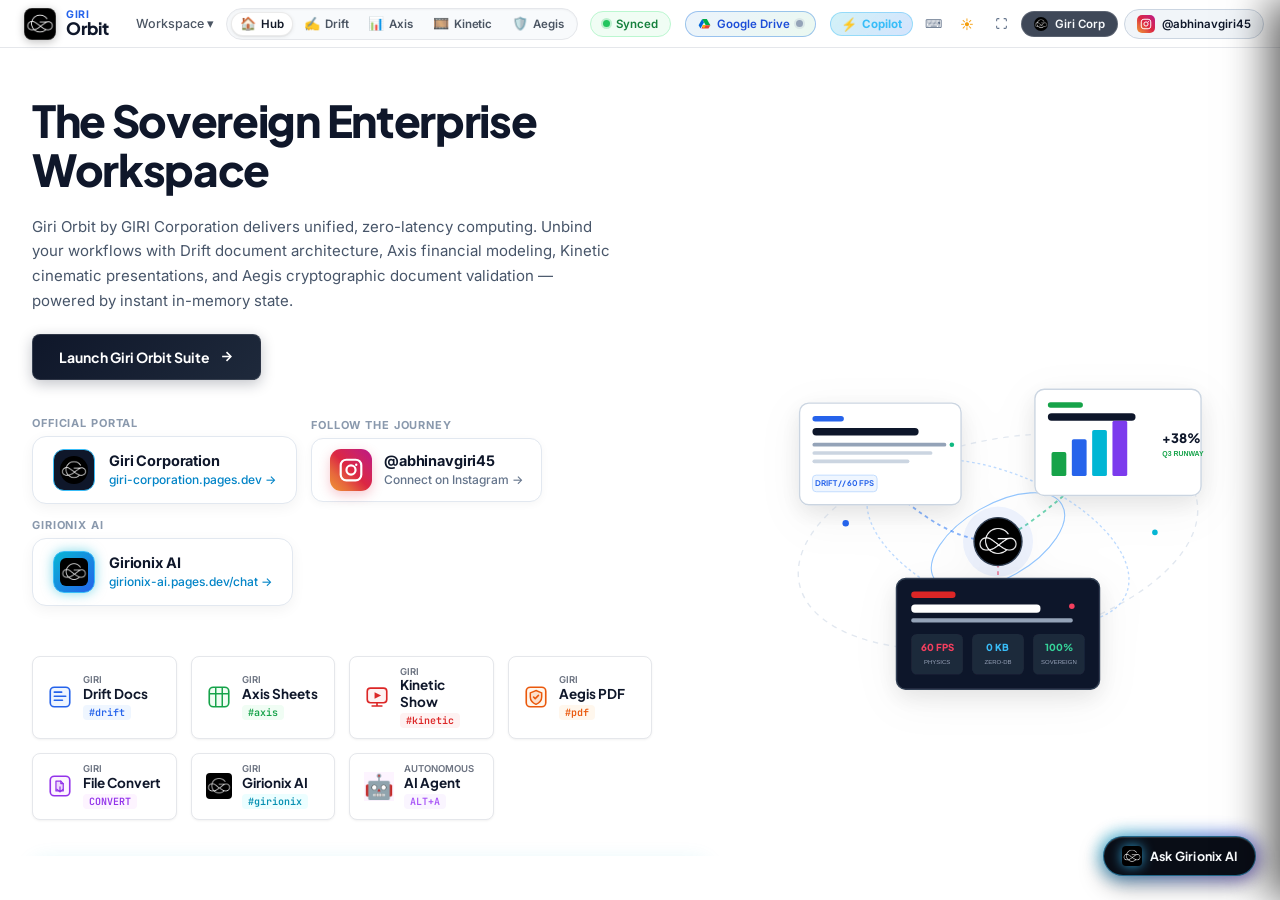
<file: index.html>
<!DOCTYPE html>
<html lang="en">
<head>
  <meta charset="UTF-8">
  <meta name="viewport" content="width=device-width, initial-scale=1.0, viewport-fit=cover">
  <meta name="description" content="Giri Orbit — Complete Cloud-Free Office Suite. Drift Documents, Axis Spreadsheets, Kinetic Presentations, and Aegis PDF Studio. Enterprise productivity, sovereign browser storage.">
  <meta name="keywords" content="Giri Orbit, office suite, document editor, spreadsheet, presentation, PDF, productivity, GIRI Corporation">
  <meta name="author" content="GIRI Corporation">
  <meta name="robots" content="index, follow">
  <meta name="google-site-verification" content="googlefece03b508c439b7">
  <link rel="canonical" href="https://giri-orbit.pages.dev/">
  <link rel="sitemap" type="application/xml" href="https://giri-orbit.pages.dev/sitemap.xml">
  <meta name="theme-color" content="#0f172a" media="(prefers-color-scheme: dark)">
  <meta name="theme-color" content="#ffffff" media="(prefers-color-scheme: light)">
  <meta name="mobile-web-app-capable" content="yes">
  <meta name="apple-mobile-web-app-capable" content="yes">
  <meta name="apple-mobile-web-app-status-bar-style" content="black-translucent">
  <meta name="apple-mobile-web-app-title" content="Giri Orbit">
  <meta name="format-detection" content="telephone=no">

  <!-- Open Graph / Social -->
  <meta property="og:type" content="website">
  <meta property="og:title" content="Giri Orbit — Complete Productivity Platform">
  <meta property="og:description" content="Drift Documents, Axis Spreadsheets, Kinetic Presentations & Aegis PDF Studio — all in your browser, no cloud required.">
  <meta property="og:image" content="assets/giri-logo-symbol.png">
  <meta property="og:site_name" content="Giri Orbit">

  <!-- Twitter Card -->
  <meta name="twitter:card" content="summary">
  <meta name="twitter:title" content="Giri Orbit — Complete Productivity Platform">
  <meta name="twitter:description" content="Enterprise office suite that runs entirely in your browser. No login, no cloud.">
  <meta name="twitter:image" content="assets/giri-logo-symbol.png">

  <title>Giri Orbit — Complete Productivity Platform | GIRI Corporation</title>

  <link rel="preconnect" href="https://fonts.googleapis.com">
  <link rel="preconnect" href="https://fonts.gstatic.com" crossorigin>
  <link href="https://fonts.googleapis.com/css2?family=Inter:wght@300;400;500;600;700;800&family=Plus+Jakarta+Sans:wght@600;700;800&family=JetBrains+Mono:wght@400;500;600&display=swap" rel="stylesheet">
  <link rel="icon" type="image/png" href="assets/giri-logo-symbol.png">
  <link rel="apple-touch-icon" href="assets/giri-logo-symbol.png">
  <link rel="stylesheet" href="css/styles.css?v=11.8">
  <link rel="stylesheet" href="css/hub.css?v=10.2">
  <link rel="stylesheet" href="css/fontsAndSelection.css?v=10.2">
  <link rel="stylesheet" href="css/sync.css?v=10.9">
  <link rel="stylesheet" href="css/mobile.css?v=10.2">
  <link rel="manifest" href="manifest.json">
  <meta name="google-signin-client_id" content="340226227470-np4m4o749r8t12nkpb2lgqru8rftju3r.apps.googleusercontent.com">
  <!-- Official Google Identity Services SDK & Google API Client (GAPI) -->
  <script src="https://accounts.google.com/gsi/client" async defer></script>
  <script src="https://apis.google.com/js/api.js" async defer></script>
</head>
<body>

  <!-- TIER 2: GIRI ORBIT SUITE SUB-HEADER -->
  <!-- TIER 2: GIRI ORBIT SUITE SUB-HEADER -->
  <header class="tier2-suite-header">
    <div class="tier2-inner">
      <!-- 1. Left: Brand & Workspace Menu -->
      <div class="tier2-left">
        <!-- Giri Orbit Dual-Ring Gyroscope / Giri Group Master Mark (Provided by User) -->
        <div class="suite-product-brand" id="suite-product-brand" role="button" tabindex="0" title="Return to Suite Hub">
          <div class="orbit-brand-mark">
            <img src="assets/giri-logo-symbol.png" alt="Giri Group" class="orbit-group-symbol-img">
          </div>
          <div class="suite-brand-titles">
            <span class="suite-brand-sub">Giri</span>
            <span class="suite-brand-main">Orbit</span>
          </div>
        </div>

        <!-- Suite Menu Dropdowns -->
        <nav class="tier2-nav-menu">
          <div class="tier2-menu-item">
            <span>Workspace ▾</span>
            <div class="tier2-dropdown">
              <div class="dropdown-product-row" data-launch="drift">
                <span class="icon-sq sq-blue">D</span>
                <div><strong>Drift</strong><p>Executive Document Composer</p></div>
              </div>
              <div class="dropdown-product-row" data-launch="axis">
                <span class="icon-sq sq-green">A</span>
                <div><strong>Axis</strong><p>High-Velocity Data Matrix</p></div>
              </div>
              <div class="dropdown-product-row" data-launch="kinetic">
                <span class="icon-sq sq-red">K</span>
                <div><strong>Kinetic</strong><p>Cinematic Presentation Show</p></div>
              </div>
              <div class="dropdown-product-row" data-launch="pdf">
                <span class="icon-sq sq-orange">Æ</span>
                <div><strong>Aegis Studio</strong><p>PDF Cryptographic Seal</p></div>
              </div>
              <div class="dropdown-product-row" data-launch="girionix">
                <span class="icon-sq" style="background:linear-gradient(135deg, #06b6d4, #3b82f6); display:flex; align-items:center; justify-content:center; padding:2px;">
                  <img src="assets/girionix-logo.png" alt="Girionix AI Logo" style="width:18px; height:18px; object-fit:contain; border-radius:4px;">
                </span>
                <div><strong>Girionix AI</strong><p>Sovereign Polymath AI Workspace</p></div>
              </div>
              <div class="dropdown-product-row" data-launch="converter">
                <span class="icon-sq" style="background:#9333ea; display:flex; align-items:center; justify-content:center; font-size:13px;">🔄</span>
                <div><strong>File Converter</strong><p>Universal Format Transcoder</p></div>
              </div>
              <div class="dropdown-product-row" data-launch="agent">
                <span class="icon-sq" style="background:linear-gradient(135deg, #8b5cf6, #3b82f6); display:flex; align-items:center; justify-content:center; font-size:13px;">🤖</span>
                <div><strong>Autonomous Agent</strong><p>Multi-Turn Autonomous Office Worker</p></div>
              </div>
              <div style="height:1px; background:rgba(255,255,255,0.1); margin:4px 0;"></div>
              <a href="https://giri-corporation.pages.dev/" target="_blank" rel="noopener" class="dropdown-product-row" style="text-decoration:none; color:inherit;">
                <span class="icon-sq" style="background:#0f172a; border:1px solid #38bdf8; display:flex; align-items:center; justify-content:center;">
                  <img src="assets/giri-logo-symbol.png" alt="Giri Corporation" style="width:16px; height:16px; border-radius:50%; object-fit:cover;">
                </span>
                <div><strong>Giri Corporation</strong><p>Official Corporate Portal &rarr;</p></div>
              </a>
            </div>
          </div>
        </nav>
      </div>

      <!-- 2. Center: All 8 Suite Tools Tab Bar (Prominently Center-Aligned, Never Cut Off) -->
      <div class="tier2-center">
        <nav class="suite-switcher-pill-bar" role="tablist" aria-label="Giri Orbit Tools">
          <!-- 1. Hub -->
          <a href="#hub" class="suite-nav-pill active" data-view="launcher" id="tab-nav-launcher" title="Orbit Hub: Document Station & Launcher (#hub)">
            <span class="pill-icon">🏠</span>
            <span class="pill-name">Hub</span>
          </a>

          <!-- 2. Drift Docs -->
          <a href="#drift" class="suite-nav-pill" data-view="drift" id="tab-nav-drift" title="Giri Drift: Word Processor & Docs (#drift)">
            <span class="pill-icon" style="color:#2563eb;">✍️</span>
            <span class="pill-name">Drift</span>
            <span class="pill-sub" style="color:#2563eb; background:rgba(37,99,235,0.1);">Docs</span>
          </a>

          <!-- 3. Axis Sheets -->
          <a href="#axis" class="suite-nav-pill" data-view="axis" id="tab-nav-axis" title="Giri Axis: Spreadsheet & Data Matrix (#axis)">
            <span class="pill-icon" style="color:#107c41;">📊</span>
            <span class="pill-name">Axis</span>
            <span class="pill-sub" style="color:#107c41; background:rgba(16,124,65,0.1);">Sheets</span>
          </a>

          <!-- 4. Kinetic Slides -->
          <a href="#kinetic" class="suite-nav-pill" data-view="kinetic" id="tab-nav-kinetic" title="Giri Kinetic: Presentation & Slide Show (#kinetic)">
            <span class="pill-icon" style="color:#ea580c;">🎞️</span>
            <span class="pill-name">Kinetic</span>
            <span class="pill-sub" style="color:#ea580c; background:rgba(234,88,12,0.1);">Slides</span>
          </a>

          <!-- 5. Aegis PDF -->
          <a href="#pdf" class="suite-nav-pill" data-view="pdf" id="tab-nav-pdf" title="Giri Aegis: PDF Studio, Seal & Sign (#pdf)">
            <span class="pill-icon" style="color:#dc2626;">🛡️</span>
            <span class="pill-name">Aegis</span>
            <span class="pill-sub" style="color:#dc2626; background:rgba(220,38,38,0.1);">PDF</span>
          </a>

          <!-- 6. Girionix AI -->
          <a href="#girionix" class="suite-nav-pill" data-view="girionix" id="tab-nav-girionix" title="Girionix AI: Sovereign Polymath Studio (#girionix)">
            <img src="assets/girionix-logo.png" alt="Girionix AI" class="pill-logo-img">
            <span class="pill-name">Girionix</span>
            <span class="pill-sub" style="color:#0891b2; background:rgba(8,145,178,0.1);">AI</span>
          </a>

          <!-- 7. Universal File Converter -->
          <a href="#converter" class="suite-nav-pill" data-view="converter" id="tab-nav-converter" title="Universal File Converter: Convert between Word, Excel, PDF, CSV, JSON, Markdown">
            <span class="pill-icon" style="color:#9333ea;">🔄</span>
            <span class="pill-name">Converter</span>
            <span class="pill-sub" style="color:#9333ea; background:rgba(147,51,234,0.1);">Tools</span>
          </a>

          <!-- 8. Autonomous AI Agent -->
          <a href="#agent" class="suite-nav-pill" data-view="agent" id="tab-nav-agent" title="Girionix Autonomous Agent: Autonomous Multi-Turn Office Worker (Alt+A)">
            <span class="pill-icon" style="color:#8b5cf6;">🤖</span>
            <span class="pill-name">AI Agent</span>
            <span class="pill-sub" style="color:#8b5cf6; background:rgba(139,92,246,0.1);">Auto</span>
          </a>
        </nav>
      </div>

      <!-- 3. Right: Utility Controls & Actions -->
      <div class="tier2-right">
        <button class="tier1-sync-pill" id="btn-global-sync" title="Browser Sync Status & Storage Manager">
          <span class="sync-dot-live"></span>
          <span id="txt-global-sync">Synced</span>
        </button>
        <button class="tier1-drive-pill" id="btn-global-drive-sync" title="Google Drive Cloud Workspace (Save, Open & Edit directly)">
          <svg width="13" height="13" viewBox="0 0 24 24" fill="none" style="flex-shrink:0;">
            <path d="M7.71 3.5L1.15 15l3.43 6 6.56-11.5L7.71 3.5z" fill="#0066DA"/>
            <path d="M16.29 3.5h-8.58l6.56 11.5h8.58l-6.56-11.5z" fill="#00AC47"/>
            <path d="M22.85 15H9.71l-3.43 6h13.14l3.43-6z" fill="#EA4335"/>
            <path d="M14.27 15l-3.42 6-3.43-6h6.85z" fill="#FFBA00"/>
          </svg>
          <span id="txt-global-drive-sync">Drive</span>
          <span class="drive-dot-live disconnected"></span>
        </button>
        <button class="tier1-icon-pill" id="btn-open-girionix-ai" style="background:linear-gradient(135deg, rgba(6,182,212,0.18), rgba(59,130,246,0.22)); border:1px solid rgba(56,189,248,0.4); color:#38bdf8; padding:3px 10px; border-radius:20px; font-size:11.5px; font-weight:700; cursor:pointer; display:inline-flex; align-items:center; gap:5px;" title="Open Girionix AI Assistant (Ctrl+J)">
          <span style="font-size:13px;">⚡</span>
          <span>Copilot</span>
        </button>
        <button class="tier1-icon-pill" id="btn-suite-shortcuts" style="background:rgba(255,255,255,0.06); border:1px solid rgba(255,255,255,0.15); color:#64748b; width:28px; height:28px; border-radius:50%; display:inline-flex; align-items:center; justify-content:center; cursor:pointer; font-size:12px;" title="Keyboard Shortcuts (Ctrl+/)">
          ⌨
        </button>
        <button class="tier1-icon-pill" id="btn-suite-theme" style="background:rgba(255,255,255,0.06); border:1px solid rgba(255,255,255,0.15); color:#f59e0b; width:28px; height:28px; border-radius:50%; display:inline-flex; align-items:center; justify-content:center; cursor:pointer; font-size:13px;" title="Toggle Dark / Light Mode">
          ☀️
        </button>
        <button class="tier1-icon-pill" id="btn-suite-fullscreen" style="background:rgba(255,255,255,0.06); border:1px solid rgba(255,255,255,0.15); color:#64748b; width:28px; height:28px; border-radius:50%; display:inline-flex; align-items:center; justify-content:center; cursor:pointer;" title="Toggle Immersive Fullscreen">
          <svg width="13" height="13" viewBox="0 0 24 24" fill="none" stroke="currentColor" stroke-width="2"><path d="M8 3H5a2 2 0 0 0-2 2v3m18 0V5a2 2 0 0 0-2-2h-3m0 18h3a2 2 0 0 0 2-2v-3M3 16v3a2 2 0 0 0 2 2h3"/></svg>
        </button>
        <a href="https://giri-corporation.pages.dev/" target="_blank" rel="noopener" class="tier1-corp-pill" title="Visit Giri Corporation Official Website">
          <img src="assets/giri-logo-symbol.png" alt="Giri Corporation" style="width:14px; height:14px; border-radius:50%; display:block;">
          <span>Giri Corp</span>
        </a>
        <a href="https://www.instagram.com/abhinavgiri45/" target="_blank" rel="noopener" class="tier1-instagram-pill" title="Follow @abhinavgiri45 on Instagram">
          <div class="tier1-instagram-pill-icon">
            <svg width="12" height="12" viewBox="0 0 24 24" fill="none">
              <rect x="2.5" y="2.5" width="19" height="19" rx="5.2" stroke="#ffffff" stroke-width="2" fill="none"/>
              <circle cx="12" cy="12" r="4.2" stroke="#ffffff" stroke-width="2" fill="none"/>
              <circle cx="16.8" cy="7.2" r="1.1" fill="#ffffff"/>
            </svg>
          </div>
          <span>@abhinavgiri45</span>
        </a>
      </div>
    </div>
  </header>

  <!-- Hidden Universal File Input for Imports -->
  <input type="file" id="universal-file-input" accept=".json,.csv,.md,.txt,.docx,.xlsx,.pptx" style="display: none;">

  <!-- PRIMARY WORKSPACE VIEWPORT -->
  <main class="orbit-workspace" id="orbit-workspace">
    <!-- Rendered by app.js?v=8.0: Zoho-Style Suite Landing Hub OR Full-Screen Desktop Tool Workspaces -->
  </main>

  <!-- PROFESSIONAL EXPORT FORMAT MODAL DIALOG -->
  <div class="export-modal-backdrop" id="export-modal-backdrop" aria-hidden="true">
    <div class="export-modal-card" role="dialog" aria-modal="true" aria-label="Export Document Options">
      <div class="export-modal-header">
        <div class="export-header-title-wrap">
          <svg width="18" height="18" viewBox="0 0 24 24" fill="none" stroke="#e42528" stroke-width="2">
            <path d="M21 15v4a2 2 0 0 1-2 2H5a2 2 0 0 1-2-2v-4"/><polyline points="17 8 12 3 7 8"/><line x1="12" y1="3" x2="12" y2="15"/>
          </svg>
          <div>
            <h3 class="export-modal-title">Export Document</h3>
            <span class="export-modal-sub" id="export-modal-tool-name">Giri Drift Word Processor</span>
          </div>
        </div>
        <button class="esc-kbd" id="btn-close-export-modal">ESC</button>
      </div>

      <div class="export-modal-body">
        <!-- File Name Row -->
        <div class="export-field-group">
          <label for="export-filename-input" class="export-field-label">File Name</label>
          <div class="export-filename-wrap">
            <input type="text" id="export-filename-input" class="export-filename-input" value="Enterprise-Charter" spellcheck="false">
            <span class="export-ext-badge" id="export-ext-preview">.docx</span>
          </div>
        </div>

        <!-- Format Selector Grid -->
        <div class="export-field-group">
          <label class="export-field-label">Select File Format & Extension</label>
          <div class="export-formats-grid" id="export-formats-grid">
            <!-- Dynamically populated format cards -->
          </div>
        </div>
      </div>

      <div class="export-modal-footer">
        <button class="export-cancel-btn" id="btn-cancel-export">Cancel</button>
        <button class="btn-zoho-red" id="btn-confirm-export" style="padding:8px 18px; font-size:13px;">
          <span>Download & Export</span>
        </button>
      </div>
    </div>
  </div>

  <!-- Global Command Palette Spotlight Dialog (Ctrl+K) -->
  <div class="cmd-palette-backdrop" id="cmd-palette-backdrop" aria-hidden="true">
    <div class="cmd-palette-card" role="dialog" aria-modal="true" aria-label="Command Palette">
      <div class="cmd-search-row">
        <svg width="16" height="16" viewBox="0 0 24 24" fill="none" stroke="currentColor" stroke-width="2">
          <circle cx="11" cy="11" r="8"/><line x1="21" y1="21" x2="16.65" y2="16.65"/>
        </svg>
        <input type="text" id="cmd-search-input" placeholder="Type a command or search documents..." spellcheck="false" autocomplete="off">
        <kbd class="esc-kbd" id="cmd-close-btn">ESC</kbd>
      </div>

      <div class="cmd-results-list" id="cmd-results-list"></div>

      <div class="cmd-footer-hints">
        <span>Use <kbd>↑</kbd> <kbd>↓</kbd> to navigate</span>
        <span><kbd>Enter</kbd> to execute</span>
        <span><kbd>ESC</kbd> to dismiss</span>
      </div>
    </div>
  </div>

  <!-- AI Executive Copilot Modal (Ctrl+J) -->
  <div class="ai-copilot-backdrop" id="ai-copilot-backdrop" aria-hidden="true">
    <div class="ai-copilot-card" role="dialog" aria-modal="true" aria-label="AI Executive Copilot">
      <div class="ai-copilot-header">
        <div class="ai-title-wrap">
          <svg width="16" height="16" viewBox="0 0 24 24" fill="none" stroke="#7c3aed" stroke-width="2">
            <polygon points="12 2 15.09 8.26 22 9.27 17 14.14 18.18 21.02 12 17.77 5.82 21.02 7 14.14 2 9.27 8.91 8.26 12 2"/>
          </svg>
          <span class="ai-title">Giri Orbit AI Executive Copilot</span>
        </div>
        <kbd class="esc-kbd" id="ai-copilot-close">ESC</kbd>
      </div>

      <input type="text" id="ai-prompt-input" class="ai-prompt-input" placeholder="Ask AI: 'Summarize charter', 'Draft action items', or 'Format table'..." spellcheck="false">

      <div class="ai-quick-pills">
        <button class="ai-pill-btn" data-prompt="executive-summary">✨ Executive Summary</button>
        <button class="ai-pill-btn" data-prompt="action-items">📋 Key Action Items</button>
        <button class="ai-pill-btn" data-prompt="strategic-table">📊 Strategic Table</button>
        <button class="ai-pill-btn" data-prompt="enhance-tone">⚡ Enhance Tone</button>
      </div>
    </div>
  </div>

  <!-- Enterprise Sovereign Specs & Documentation Modal -->
  <div class="sovereign-modal-backdrop" id="sovereign-modal-backdrop" aria-hidden="true">
    <div class="sovereign-modal-card" role="dialog" aria-modal="true" aria-label="Giri Orbit Sovereign Enterprise Specifications">
      <div class="export-modal-header">
        <div class="export-header-title-wrap">
          <div class="orbit-brand-mark" style="width:32px; height:32px; background:#000; border-radius:6px; overflow:hidden;">
            <img src="assets/giri-logo-symbol.png" alt="Giri Group" style="width:100%; height:100%; object-fit:cover; display:block;">
          </div>
          <div>
            <h3 class="export-modal-title" id="sovereign-modal-title">Giri Orbit Sovereign Architecture</h3>
            <span class="export-modal-sub" id="sovereign-modal-sub">Enterprise Specification & Platform Capabilities</span>
          </div>
        </div>
        <button class="esc-kbd" id="btn-close-sovereign-modal">ESC</button>
      </div>

      <div class="export-modal-body" id="sovereign-modal-body" style="font-size:13px; color:#334155; line-height:1.6;">
        <!-- Dynamically injected content -->
      </div>

      <div class="export-modal-footer">
        <button class="export-cancel-btn" id="btn-dismiss-sovereign">Dismiss</button>
        <button class="btn-giri-primary" id="btn-action-sovereign" style="padding:8px 18px; font-size:12.5px;">
          <span>Launch Fullscreen App</span>
        </button>
      </div>
    </div>
  </div>

  <!-- Floating Girionix AI Quick Assistant Pill -->
  <div class="girionix-floating-trigger" id="btn-floating-girionix-trigger" role="button" tabindex="0" title="Ask Girionix AI (Ctrl+J)">
    <div class="girionix-floating-aura"></div>
    <div class="girionix-floating-inner">
      <span class="girionix-floating-icon" style="display:inline-flex; align-items:center; justify-content:center;">
        <img src="assets/girionix-logo.png" alt="Girionix AI Logo" style="width:20px; height:20px; object-fit:contain; border-radius:4px;">
      </span>
      <span class="girionix-floating-label">Ask Girionix AI</span>
    </div>
  </div>

  <!-- Girionix AI Office Suite Copilot Side-Panel Drawer -->
  <aside class="girionix-ai-drawer" id="girionix-ai-drawer" aria-hidden="true" role="complementary" aria-label="Girionix AI Office Copilot">
    <!-- Draggable Resize Handle -->
    <div class="girionix-resize-handle" id="girionix-resize-handle" title="Drag to adjust assistant width"></div>

    <!-- Header Tier 1: Brand, Title, New Chat & Controls -->
    <div class="girionix-drawer-header" style="padding:10px 14px; display:flex; align-items:center; justify-content:space-between; border-bottom:1px solid rgba(255,255,255,0.08); background:#0c0f18;">
      <div class="girionix-drawer-title-wrap" style="display:flex; align-items:center; gap:8px;">
        <div class="girionix-drawer-logo" style="display:flex; align-items:center; justify-content:center; background:transparent; width:auto; height:auto;">
          <img src="assets/giri-logo-symbol.png" alt="Giri Orbit Logo" style="width:24px; height:24px; object-fit:contain;">
        </div>
        <div style="display:flex; align-items:center; gap:5px;">
          <span style="font-size:13.5px; font-weight:800; color:#f1f5f9; letter-spacing:-0.2px;">Girionix AI</span>
          <span style="background:rgba(168,85,247,0.18); border:1px solid rgba(168,85,247,0.4); color:#c084fc; font-size:9.5px; font-weight:800; padding:1.5px 5px; border-radius:10px; letter-spacing:0.5px;">PRO</span>
        </div>
        <!-- Active Copilot Indicator matching user screenshot -->
        <span id="girionix-copilot-title-badge" style="font-size:11px; font-weight:700; color:#38bdf8; background:rgba(56,189,248,0.1); border:1px solid rgba(56,189,248,0.25); border-radius:12px; padding:2px 8px; white-space:nowrap; max-width:140px; overflow:hidden; text-overflow:ellipsis;">✦ Giri Drift Co-Pilot</span>
      </div>

      <div class="girionix-drawer-actions" style="display:flex; align-items:center; gap:6px;">
        <!-- New Chat Button (Per active tool) -->
        <button id="btn-girionix-new-chat" class="girionix-new-chat-btn" title="Start a fresh AI conversation for this tool" style="display:flex; align-items:center; gap:5px; background:linear-gradient(135deg, rgba(37,99,235,0.25), rgba(6,182,212,0.25)); border:1px solid rgba(56,189,248,0.4); color:#38bdf8; font-size:11.5px; font-weight:700; padding:4px 10px; border-radius:6px; cursor:pointer; transition:all 0.15s ease;">
          <span style="font-size:13px; font-weight:900; line-height:1;">+</span>
          <span>New Chat</span>
        </button>
        <div class="girionix-mode-pill-toggle" style="display:flex; background:#18181b; border:1px solid #27272a; border-radius:6px; padding:2px;">
          <button id="btn-girionix-mode-instant" class="girionix-mode-btn active" title="Girionix Online AI Copilot" style="background:#2563eb; color:#fff; border:none; border-radius:4px; font-size:10px; font-weight:700; padding:2px 6px; cursor:pointer;">⚡ Copilot</button>
          <button id="btn-girionix-mode-cloud" class="girionix-mode-btn" title="Cloud Studio Web App" style="background:transparent; color:#94a3b8; border:none; border-radius:4px; font-size:10px; font-weight:600; padding:2px 6px; cursor:pointer;">🌐 Cloud</button>
        </div>
        <!-- Minimize Option -->
        <button class="girionix-icon-btn" id="btn-girionix-minimize" title="Minimize Copilot to bottom dock" style="background:transparent; border:1px solid #27272a; color:#94a3b8; border-radius:6px; width:28px; height:28px; display:flex; align-items:center; justify-content:center; cursor:pointer; font-size:14px; font-weight:700;">—</button>
        <button class="girionix-icon-btn" id="btn-girionix-settings" title="AI Model & API Key Settings" style="background:transparent; border:1px solid #27272a; color:#94a3b8; border-radius:6px; width:28px; height:28px; display:flex; align-items:center; justify-content:center; cursor:pointer; font-size:12px;">⚙️</button>
        <button class="girionix-icon-btn" id="btn-girionix-expand" title="Adjust Width (Compact / Wide / Full)" style="background:transparent; border:1px solid #27272a; color:#94a3b8; border-radius:6px; width:28px; height:28px; display:flex; align-items:center; justify-content:center; cursor:pointer; font-size:12px;">⛶</button>
        <button class="girionix-icon-btn" id="btn-girionix-drawer-close" title="Close Copilot (ESC)" style="background:transparent; border:1px solid #27272a; color:#94a3b8; border-radius:6px; width:28px; height:28px; display:flex; align-items:center; justify-content:center; cursor:pointer; font-size:13px;">✕</button>
      </div>
    </div>

    <!-- Header Tier 2: Tool Switcher Pills Bar (Exact visual match to user screenshot Image 1) -->
    <div class="girionix-tool-pills-bar" style="display:flex; align-items:center; gap:8px; padding:8px 14px; background:#080b13; border-bottom:1px solid rgba(255,255,255,0.06); overflow-x:auto;">
      <button class="girionix-tool-pill active" data-tool="drift">Giri Drift</button>
      <button class="girionix-tool-pill" data-tool="axis">Giri Axis</button>
      <button class="girionix-tool-pill" data-tool="kinetic">Giri Kinetic</button>
      <button class="girionix-tool-pill" data-tool="pdf">Giri Aegis</button>
      <div style="margin-left:auto; font-size:10px; color:#64748b; font-family:monospace; display:flex; align-items:center; gap:5px; white-space:nowrap;">
        <span class="live-dot" style="width:6px; height:6px; border-radius:50%; background:#22c55e; display:inline-block;"></span>
        <span id="girionix-live-time">06:47 AM</span>
        <span style="background:rgba(168,85,247,0.15); color:#c084fc; border:1px solid rgba(168,85,247,0.3); border-radius:4px; padding:1px 5px; font-size:9.5px; font-weight:700;">Auto-Identified</span>
      </div>
    </div>

    <!-- Copilot Body: Panes Container -->
    <div class="girionix-drawer-content" style="flex:1; display:flex; flex-direction:column; min-height:0; position:relative; overflow:hidden;">
      
      <!-- PANE 1: ⚡ SOVEREIGN INSTANT COPILOT (Guaranteed Response, 0ms Delay, 100% Reliable) -->
      <div id="girionix-pane-sovereign" class="girionix-copilot-pane active" style="flex:1; display:flex; flex-direction:column; min-height:0; position:relative; background:#070911;">
        <!-- Chat Message Stream -->
        <div id="girionix-chat-stream" class="girionix-chat-stream" style="flex:1; overflow-y:auto; padding:16px 14px; display:flex; flex-direction:column; gap:14px;">
          <!-- Dynamically populated or Welcome Hero -->
        </div>

        <!-- Suggestion Chips Bar -->
        <div id="girionix-suggestion-chips" class="girionix-suggestion-chips" style="display:flex; gap:6px; padding:6px 14px; overflow-x:auto; background:#090d16; border-top:1px solid rgba(255,255,255,0.05); scrollbar-width:none;">
          <!-- Dynamically injected based on active tool -->
        </div>

        <!-- Input Compose Box -->
        <div class="girionix-chat-compose" style="padding:10px 14px 14px; background:#0c101c; border-top:1px solid rgba(255,255,255,0.08); display:flex; flex-direction:column; gap:8px;">
          <div id="girionix-attached-chip-row" class="girionix-attached-chip-row" style="display:none; margin:0 0 6px 0;">
            <span id="girionix-attached-chip-label">📄 document.txt</span>
            <button id="btn-girionix-remove-chip" style="background:none; border:none; color:#ef4444; cursor:pointer; font-size:12px; margin-left:auto;">✕</button>
          </div>
          <div style="display:flex; gap:8px; align-items:flex-end;">
            <input type="file" id="girionix-file-input" accept=".txt,.md,.json,.csv,.tsv,.html,.doc,.docx" style="display:none;">
            <button id="btn-girionix-attach-file" class="girionix-attach-btn" title="Attach file context (Ctrl+U)">📎</button>
            <div style="flex:1; position:relative; display:flex; align-items:center;">
              <textarea id="girionix-drawer-prompt-input" rows="1" placeholder="Ask Girionix AI for formulas, tables, slides, or prose..." style="width:100%; max-height:120px; background:#111624; border:1px solid rgba(56,189,248,0.25); border-radius:8px; padding:9px 38px 9px 12px; color:#f8fafc; font-size:12.5px; font-family:inherit; resize:none; outline:none; line-height:1.45;"></textarea>
              <button id="btn-girionix-voice-dictate" title="Voice Dictation" style="position:absolute; right:8px; background:transparent; border:none; color:#64748b; font-size:15px; cursor:pointer; padding:4px;">🎙️</button>
            </div>
            <button id="btn-girionix-drawer-send" title="Send message (Enter)" style="background:linear-gradient(135deg, #06b6d4, #2563eb); border:none; color:#fff; width:36px; height:36px; border-radius:8px; display:flex; align-items:center; justify-content:center; cursor:pointer; font-size:15px; flex-shrink:0; transition:all 0.15s ease;">➤</button>
          </div>
          <div style="display:flex; justify-content:space-between; align-items:center; font-size:10px; color:#64748b;">
            <span>Giri Orbit Sovereign Intelligence • Pro 10.4</span>
            <span>Shift+Enter for new line</span>
          </div>
        </div>
      </div>

      <!-- PANE 2: 🌐 CLOUD STUDIO (Remote Iframe Web App) -->
      <div id="girionix-pane-cloud" class="girionix-copilot-pane" style="flex:1; display:none; flex-direction:column; min-height:0; position:relative; background:#07080e;">
        <div class="girionix-frame-controls" style="display:flex; align-items:center; justify-content:space-between; padding:6px 12px; background:#05070e; border-bottom:1px solid rgba(255,255,255,0.06); font-size:11px; color:#64748b;">
          <span class="girionix-frame-url" style="color:#38bdf8;">girionix-ai.pages.dev</span>
          <div style="display:flex; gap:6px;">
            <button class="girionix-mini-btn" id="btn-girionix-frame-reload">↻ Reload</button>
            <a class="girionix-mini-btn" id="btn-girionix-popout-link" href="https://girionix-ai.pages.dev" target="_blank" rel="noopener">↗ Popout</a>
          </div>
        </div>
        <div class="girionix-iframe-wrap" style="flex:1; width:100%; height:100%; position:relative;">
          <iframe id="girionix-drawer-iframe" src="about:blank" data-src="https://girionix-ai.pages.dev/?direct=chat&amp;app=true&amp;embed=true&amp;mode=office&amp;model=girionix-pro&amp;name=Orbit%20User" title="Girionix AI Cloud Studio" allow="clipboard-read; clipboard-write; microphone; camera; display-capture; fullscreen" style="width:100%; height:100%; border:none; display:block;"></iframe>
        </div>
      </div>

    </div>
  </aside>

  <!-- Minimized Floating Dock Pill for Girionix AI Drawer -->
  <div id="girionix-dock-minimized-pill" class="girionix-dock-pill" style="display:none;" title="Click to restore Girionix AI Copilot">
    <div class="dock-pill-indicator"></div>
    <span class="dock-pill-icon">✨</span>
    <span class="dock-pill-label" id="girionix-dock-pill-label">Girionix AI (Minimized)</span>
    <button id="btn-girionix-dock-restore" class="dock-pill-restore-btn" title="Restore Copilot">🗖 Restore</button>
    <button id="btn-girionix-dock-close" class="dock-pill-close-btn" title="Close Copilot">✕</button>
  </div>

  <!-- Notification Toast Container -->
  <div class="orbit-toast-wrap" id="orbit-toast-wrap" aria-live="polite"></div>

  <!-- Main Orchestrator -->
  <script type="module" src="js/app.js?v=12.1"></script>
  <script>
    if ('serviceWorker' in navigator) {
      window.addEventListener('load', () => {
        navigator.serviceWorker.register('./sw.js').then((reg) => {
          console.log('[Giri Orbit PWA] Service Worker active, scope:', reg.scope);
        }).catch((err) => {
          console.warn('[Giri Orbit PWA] Service Worker registration skipped:', err);
        });
      });
    }
  </script>
</body>
</html>
</file>
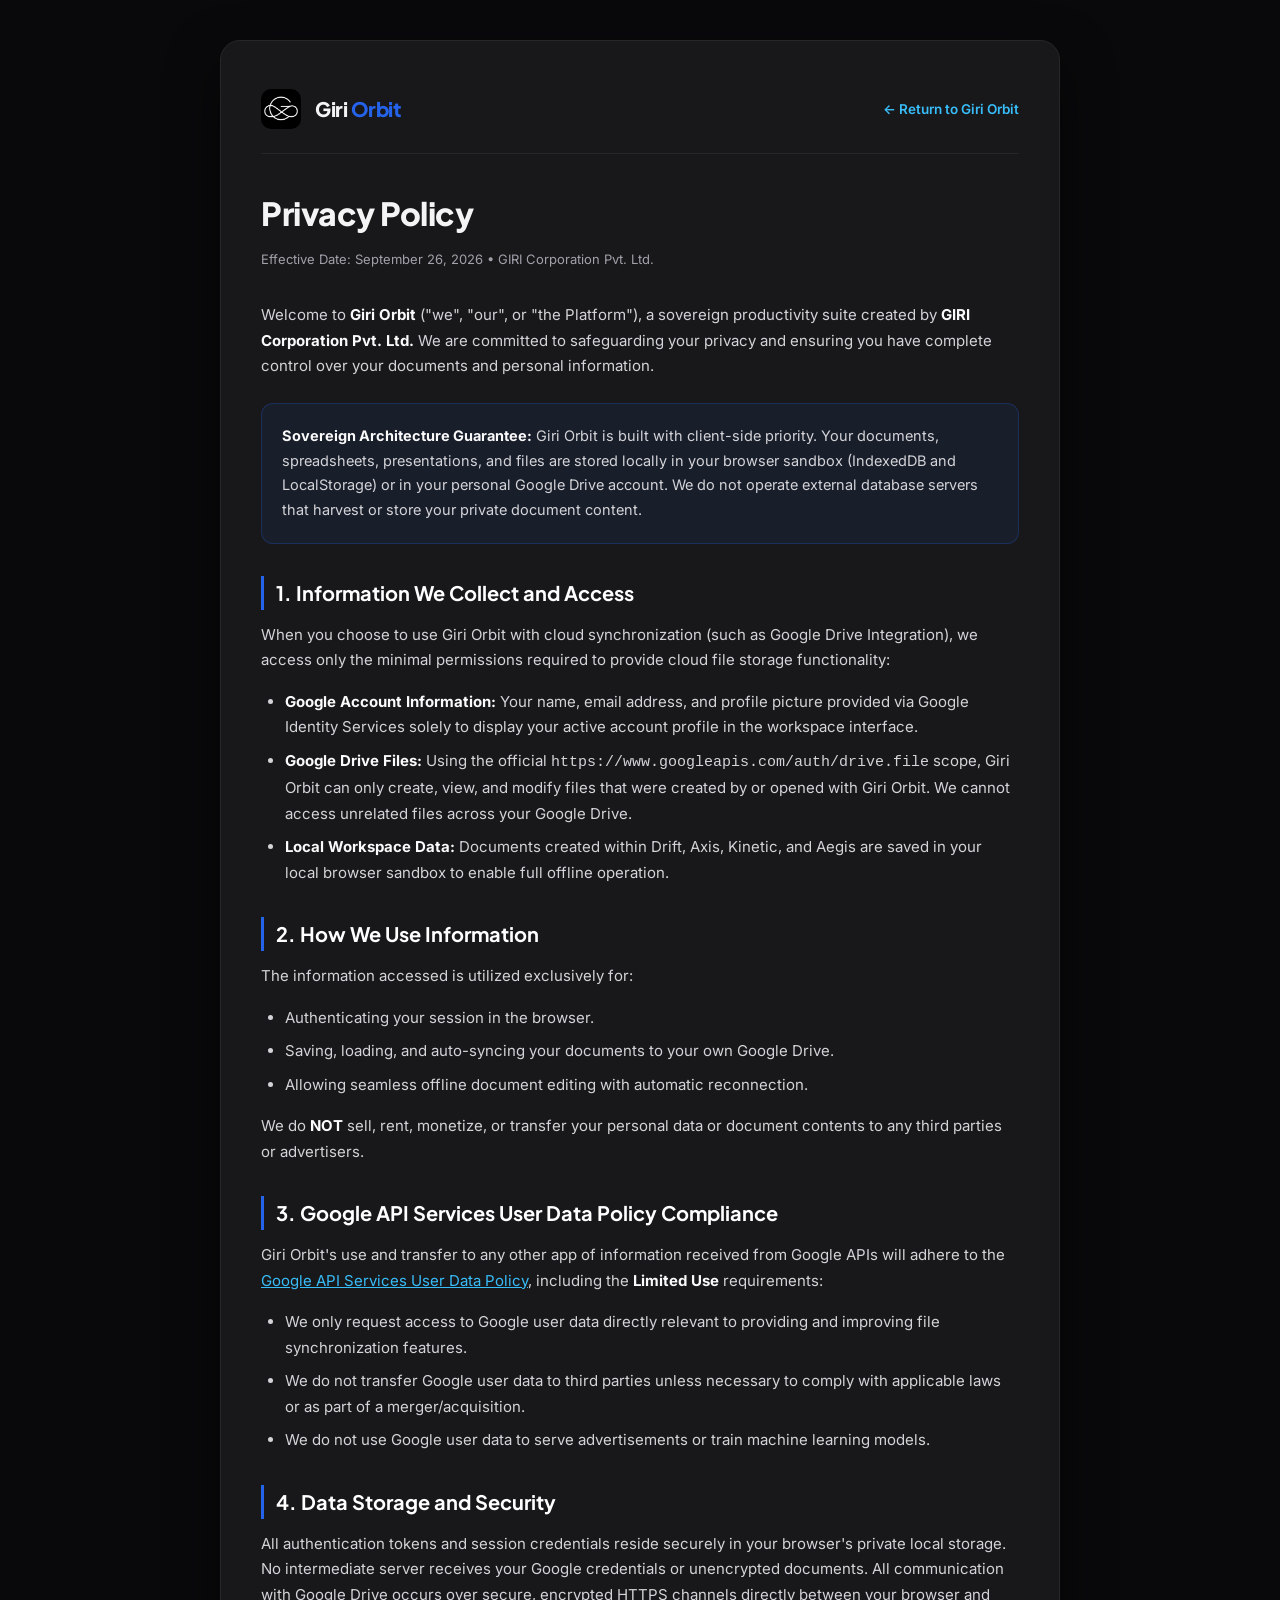
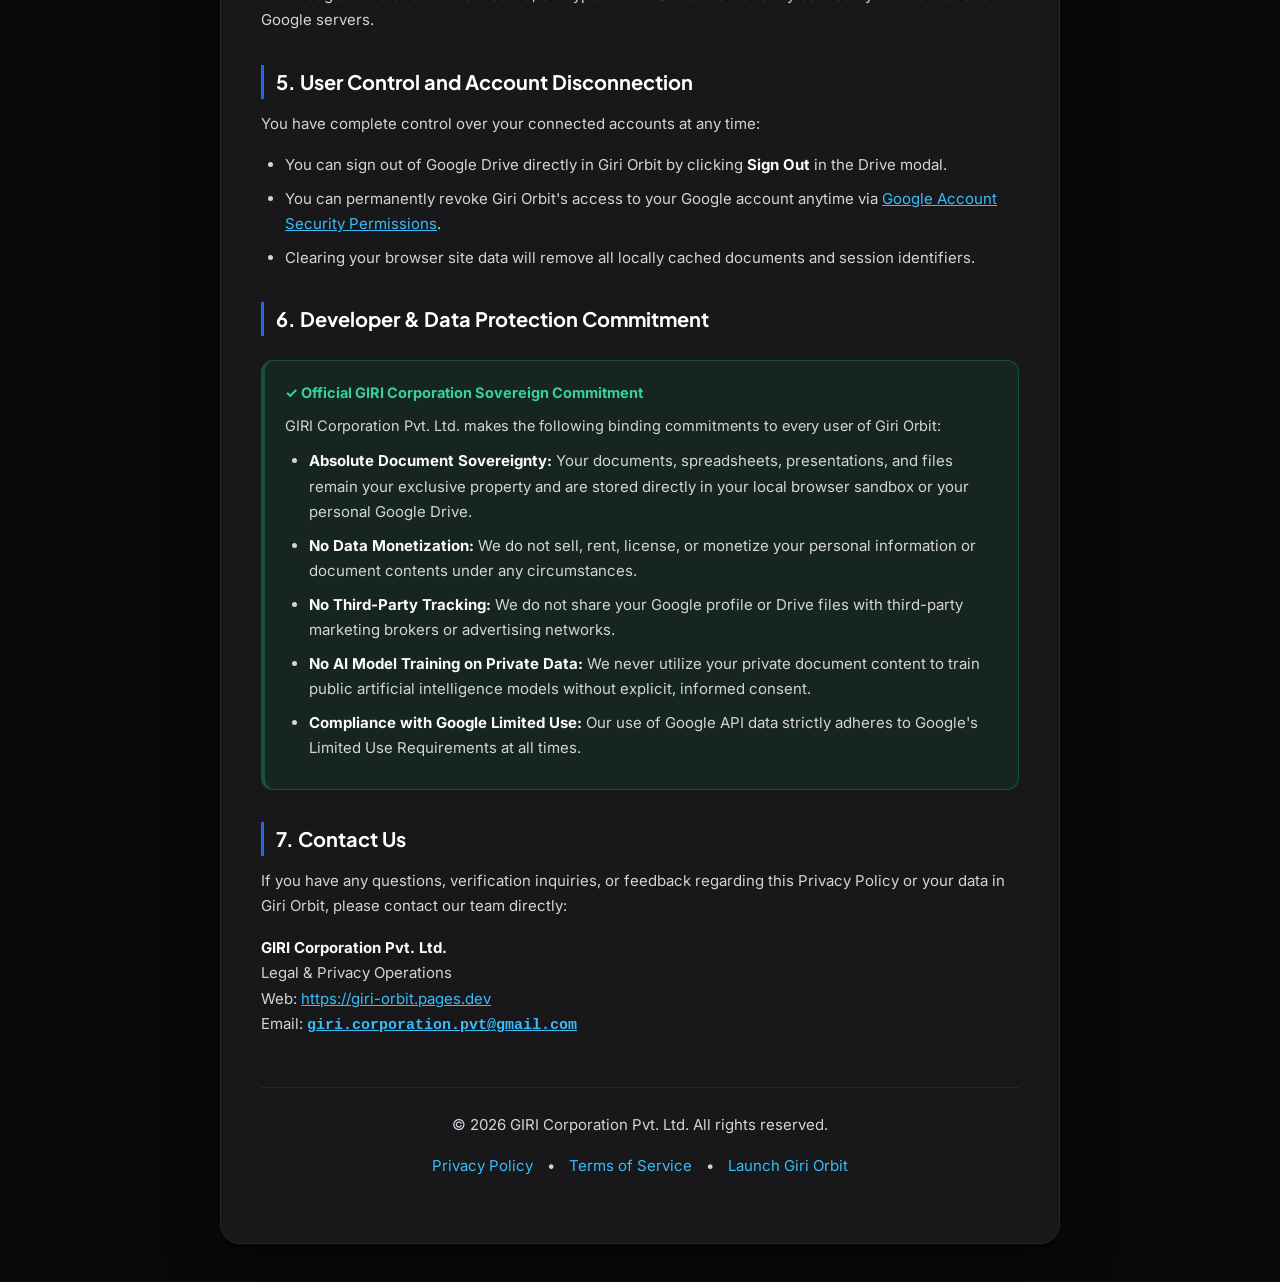
<file: privacy.html>
<!DOCTYPE html>
<html lang="en">
<head>
  <meta charset="UTF-8">
  <meta name="viewport" content="width=device-width, initial-scale=1.0">
  <title>Privacy Policy — Giri Orbit | GIRI Corporation</title>
  <link rel="icon" type="image/png" href="assets/giri-logo-symbol.png">
  <link rel="preconnect" href="https://fonts.googleapis.com">
  <link rel="preconnect" href="https://fonts.gstatic.com" crossorigin>
  <link href="https://fonts.googleapis.com/css2?family=Inter:wght@300;400;500;600;700;800&family=Plus+Jakarta+Sans:wght@600;700;800&display=swap" rel="stylesheet">
  <style>
    :root {
      --bg: #09090b;
      --card-bg: #18181b;
      --border: #27272a;
      --text: #f4f4f5;
      --text-muted: #a1a1aa;
      --primary: #2563eb;
      --accent: #38bdf8;
    }
    * {
      box-sizing: border-box;
      margin: 0;
      padding: 0;
    }
    body {
      background: var(--bg);
      color: var(--text);
      font-family: 'Inter', system-ui, -apple-system, BlinkMacSystemFont, 'Segoe UI', Roboto, sans-serif;
      line-height: 1.7;
      padding: 40px 20px;
    }
    .container {
      max-width: 840px;
      margin: 0 auto;
      background: var(--card-bg);
      border: 1px solid var(--border);
      border-radius: 20px;
      padding: 48px 40px;
      box-shadow: 0 20px 50px rgba(0,0,0,0.5);
    }
    header {
      display: flex;
      align-items: center;
      justify-content: space-between;
      border-bottom: 1px solid var(--border);
      padding-bottom: 24px;
      margin-bottom: 32px;
      flex-wrap: wrap;
      gap: 16px;
    }
    .brand {
      display: flex;
      align-items: center;
      gap: 14px;
      text-decoration: none;
      color: inherit;
    }
    .brand img {
      width: 40px;
      height: 40px;
      border-radius: 10px;
    }
    .brand-title {
      font-family: 'Plus Jakarta Sans', sans-serif;
      font-weight: 800;
      font-size: 20px;
      letter-spacing: -0.5px;
    }
    .brand-title span {
      color: var(--primary);
    }
    .back-link {
      font-size: 13.5px;
      font-weight: 600;
      color: var(--accent);
      text-decoration: none;
      display: inline-flex;
      align-items: center;
      gap: 6px;
    }
    .back-link:hover {
      text-decoration: underline;
    }
    h1 {
      font-family: 'Plus Jakarta Sans', sans-serif;
      font-size: 32px;
      font-weight: 800;
      margin-bottom: 8px;
      letter-spacing: -0.5px;
    }
    .effective-date {
      font-size: 13px;
      color: var(--text-muted);
      margin-bottom: 32px;
    }
    h2 {
      font-family: 'Plus Jakarta Sans', sans-serif;
      font-size: 20px;
      font-weight: 700;
      color: #ffffff;
      margin: 32px 0 12px 0;
      border-left: 3px solid var(--primary);
      padding-left: 12px;
    }
    p, ul {
      color: #d4d4d8;
      font-size: 15px;
      margin-bottom: 16px;
    }
    ul {
      padding-left: 24px;
    }
    li {
      margin-bottom: 8px;
    }
    strong {
      color: #fafafa;
    }
    .highlight-box {
      background: rgba(37, 99, 235, 0.08);
      border: 1px solid rgba(37, 99, 235, 0.25);
      border-radius: 12px;
      padding: 20px;
      margin: 24px 0;
    }
    .highlight-box p {
      margin-bottom: 0;
      font-size: 14.5px;
    }
    footer {
      margin-top: 48px;
      padding-top: 24px;
      border-top: 1px solid var(--border);
      text-align: center;
      font-size: 13px;
      color: var(--text-muted);
    }
    footer a {
      color: var(--accent);
      text-decoration: none;
      margin: 0 10px;
    }
    footer a:hover {
      text-decoration: underline;
    }
    @media (max-width: 640px) {
      .container {
        padding: 32px 20px;
      }
      h1 {
        font-size: 26px;
      }
    }
  </style>
</head>
<body>
  <div class="container">
    <header>
      <a href="/" class="brand">
        <img src="assets/giri-logo-symbol.png" alt="Giri Orbit">
        <div class="brand-title">Giri <span>Orbit</span></div>
      </a>
      <a href="/" class="back-link">← Return to Giri Orbit</a>
    </header>

    <main>
      <h1>Privacy Policy</h1>
      <div class="effective-date">Effective Date: September 26, 2026 • GIRI Corporation Pvt. Ltd.</div>

      <p>
        Welcome to <strong>Giri Orbit</strong> ("we", "our", or "the Platform"), a sovereign productivity suite created by <strong>GIRI Corporation Pvt. Ltd.</strong> We are committed to safeguarding your privacy and ensuring you have complete control over your documents and personal information.
      </p>

      <div class="highlight-box">
        <p>
          <strong>Sovereign Architecture Guarantee:</strong> Giri Orbit is built with client-side priority. Your documents, spreadsheets, presentations, and files are stored locally in your browser sandbox (IndexedDB and LocalStorage) or in your personal Google Drive account. We do not operate external database servers that harvest or store your private document content.
        </p>
      </div>

      <h2>1. Information We Collect and Access</h2>
      <p>
        When you choose to use Giri Orbit with cloud synchronization (such as Google Drive Integration), we access only the minimal permissions required to provide cloud file storage functionality:
      </p>
      <ul>
        <li><strong>Google Account Information:</strong> Your name, email address, and profile picture provided via Google Identity Services solely to display your active account profile in the workspace interface.</li>
        <li><strong>Google Drive Files:</strong> Using the official <code>https://www.googleapis.com/auth/drive.file</code> scope, Giri Orbit can only create, view, and modify files that were created by or opened with Giri Orbit. We cannot access unrelated files across your Google Drive.</li>
        <li><strong>Local Workspace Data:</strong> Documents created within Drift, Axis, Kinetic, and Aegis are saved in your local browser sandbox to enable full offline operation.</li>
      </ul>

      <h2>2. How We Use Information</h2>
      <p>The information accessed is utilized exclusively for:</p>
      <ul>
        <li>Authenticating your session in the browser.</li>
        <li>Saving, loading, and auto-syncing your documents to your own Google Drive.</li>
        <li>Allowing seamless offline document editing with automatic reconnection.</li>
      </ul>
      <p>We do <strong>NOT</strong> sell, rent, monetize, or transfer your personal data or document contents to any third parties or advertisers.</p>

      <h2>3. Google API Services User Data Policy Compliance</h2>
      <p>
        Giri Orbit's use and transfer to any other app of information received from Google APIs will adhere to the <a href="https://developers.google.com/terms/api-services-user-data-policy" target="_blank" rel="noopener" style="color:var(--accent);">Google API Services User Data Policy</a>, including the <strong>Limited Use</strong> requirements:
      </p>
      <ul>
        <li>We only request access to Google user data directly relevant to providing and improving file synchronization features.</li>
        <li>We do not transfer Google user data to third parties unless necessary to comply with applicable laws or as part of a merger/acquisition.</li>
        <li>We do not use Google user data to serve advertisements or train machine learning models.</li>
      </ul>

      <h2>4. Data Storage and Security</h2>
      <p>
        All authentication tokens and session credentials reside securely in your browser's private local storage. No intermediate server receives your Google credentials or unencrypted documents. All communication with Google Drive occurs over secure, encrypted HTTPS channels directly between your browser and Google servers.
      </p>

      <h2>5. User Control and Account Disconnection</h2>
      <p>
        You have complete control over your connected accounts at any time:
      </p>
      <ul>
        <li>You can sign out of Google Drive directly in Giri Orbit by clicking <strong>Sign Out</strong> in the Drive modal.</li>
        <li>You can permanently revoke Giri Orbit's access to your Google account anytime via <a href="https://myaccount.google.com/permissions" target="_blank" rel="noopener" style="color:var(--accent);">Google Account Security Permissions</a>.</li>
        <li>Clearing your browser site data will remove all locally cached documents and session identifiers.</li>
      </ul>

      <h2>6. Developer &amp; Data Protection Commitment</h2>
      <div class="highlight-box" style="border-left: 4px solid #10b981; background: rgba(16, 185, 129, 0.08); border-color: rgba(16, 185, 129, 0.3);">
        <p style="color: #34d399; font-weight: 700; margin-bottom: 8px;">
          ✓ Official GIRI Corporation Sovereign Commitment
        </p>
        <p style="margin-bottom: 10px;">
          GIRI Corporation Pvt. Ltd. makes the following binding commitments to every user of Giri Orbit:
        </p>
        <ul style="margin-bottom: 0;">
          <li><strong>Absolute Document Sovereignty:</strong> Your documents, spreadsheets, presentations, and files remain your exclusive property and are stored directly in your local browser sandbox or your personal Google Drive.</li>
          <li><strong>No Data Monetization:</strong> We do not sell, rent, license, or monetize your personal information or document contents under any circumstances.</li>
          <li><strong>No Third-Party Tracking:</strong> We do not share your Google profile or Drive files with third-party marketing brokers or advertising networks.</li>
          <li><strong>No AI Model Training on Private Data:</strong> We never utilize your private document content to train public artificial intelligence models without explicit, informed consent.</li>
          <li><strong>Compliance with Google Limited Use:</strong> Our use of Google API data strictly adheres to Google's Limited Use Requirements at all times.</li>
        </ul>
      </div>

      <h2>7. Contact Us</h2>
      <p>
        If you have any questions, verification inquiries, or feedback regarding this Privacy Policy or your data in Giri Orbit, please contact our team directly:
      </p>
      <p>
        <strong>GIRI Corporation Pvt. Ltd.</strong><br>
        Legal &amp; Privacy Operations<br>
        Web: <a href="https://giri-orbit.pages.dev" style="color:var(--accent);">https://giri-orbit.pages.dev</a><br>
        Email: <a href="mailto:giri.corporation.pvt@gmail.com" style="color:var(--accent); font-family:monospace; font-weight:600;">giri.corporation.pvt@gmail.com</a>
      </p>
    </main>

    <footer>
      <p>&copy; 2026 GIRI Corporation Pvt. Ltd. All rights reserved.</p>
      <p style="margin-top:8px;">
        <a href="privacy.html">Privacy Policy</a> •
        <a href="terms.html">Terms of Service</a> •
        <a href="/">Launch Giri Orbit</a>
      </p>
    </footer>
  </div>
</body>
</html>
</file>
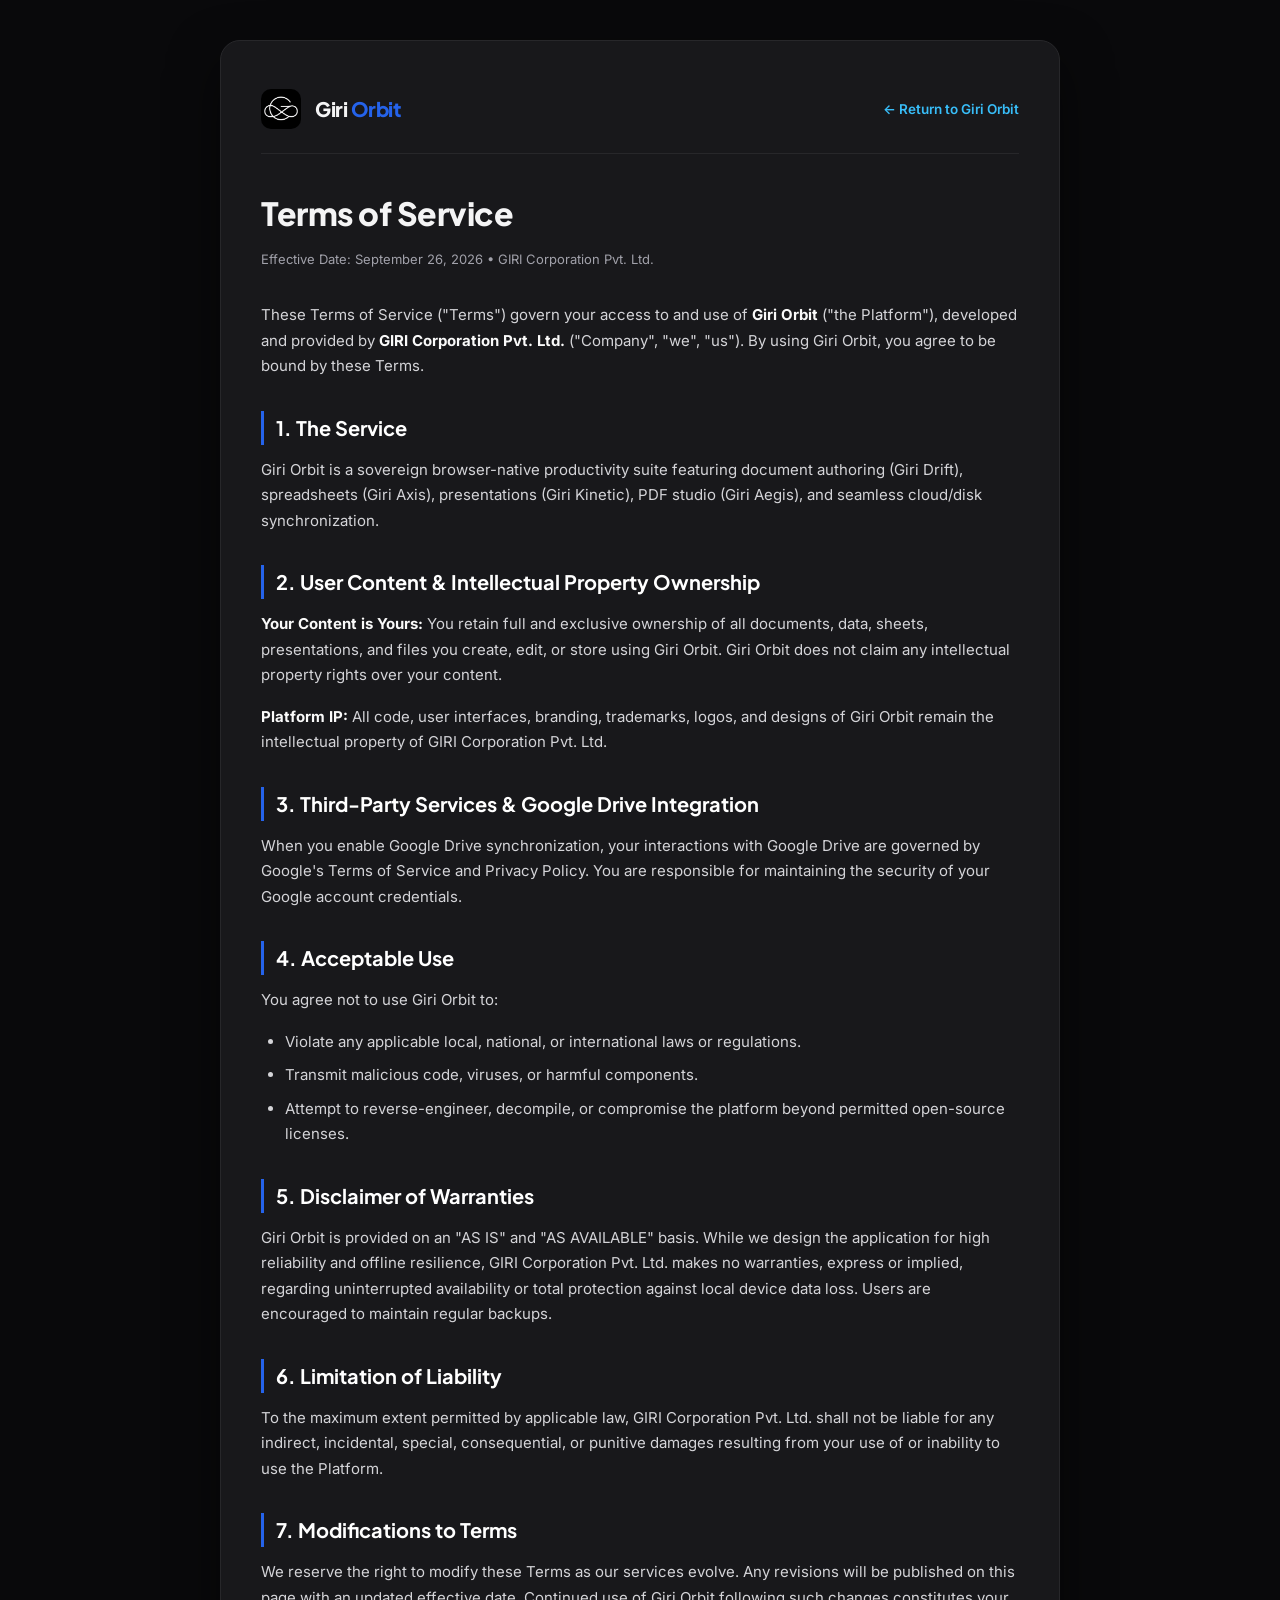
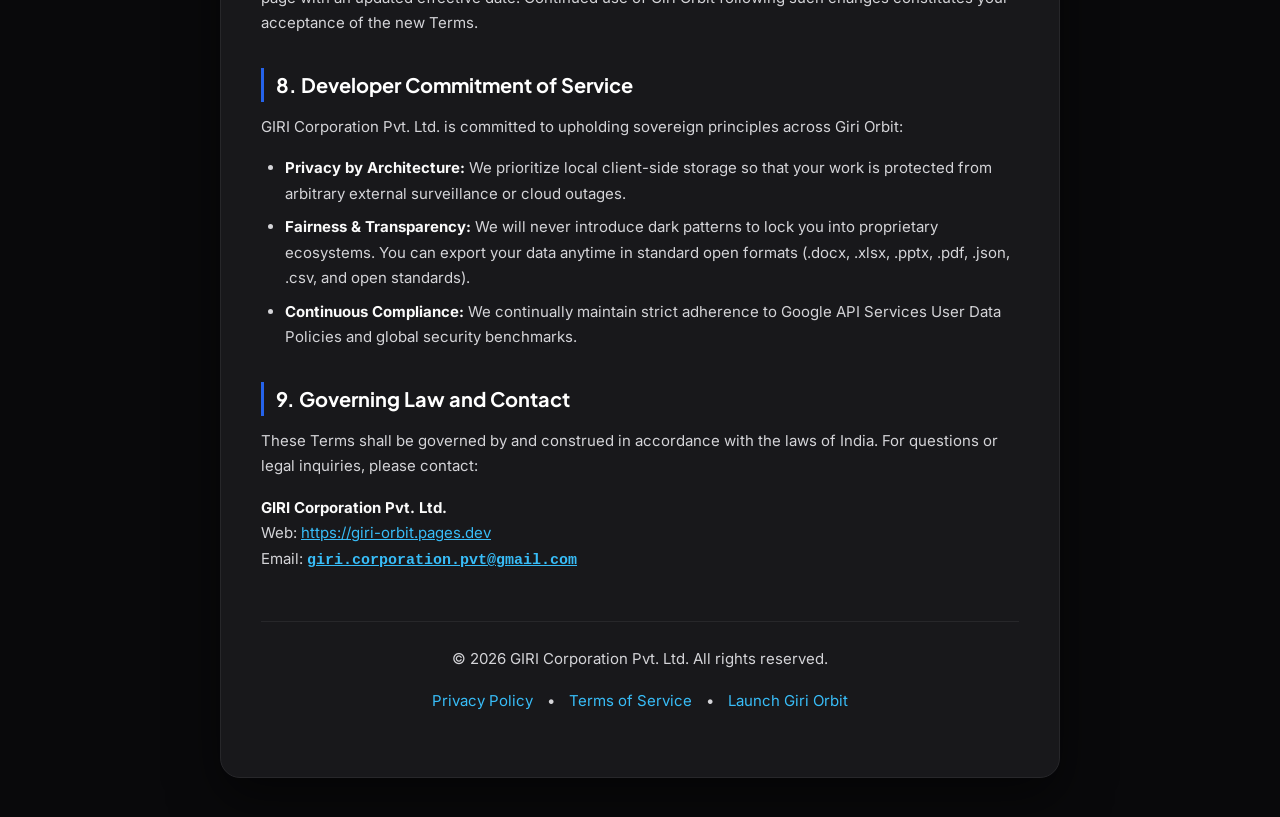
<file: terms.html>
<!DOCTYPE html>
<html lang="en">
<head>
  <meta charset="UTF-8">
  <meta name="viewport" content="width=device-width, initial-scale=1.0">
  <title>Terms of Service — Giri Orbit | GIRI Corporation</title>
  <link rel="icon" type="image/png" href="assets/giri-logo-symbol.png">
  <link rel="preconnect" href="https://fonts.googleapis.com">
  <link rel="preconnect" href="https://fonts.gstatic.com" crossorigin>
  <link href="https://fonts.googleapis.com/css2?family=Inter:wght@300;400;500;600;700;800&family=Plus+Jakarta+Sans:wght@600;700;800&display=swap" rel="stylesheet">
  <style>
    :root {
      --bg: #09090b;
      --card-bg: #18181b;
      --border: #27272a;
      --text: #f4f4f5;
      --text-muted: #a1a1aa;
      --primary: #2563eb;
      --accent: #38bdf8;
    }
    * {
      box-sizing: border-box;
      margin: 0;
      padding: 0;
    }
    body {
      background: var(--bg);
      color: var(--text);
      font-family: 'Inter', system-ui, -apple-system, BlinkMacSystemFont, 'Segoe UI', Roboto, sans-serif;
      line-height: 1.7;
      padding: 40px 20px;
    }
    .container {
      max-width: 840px;
      margin: 0 auto;
      background: var(--card-bg);
      border: 1px solid var(--border);
      border-radius: 20px;
      padding: 48px 40px;
      box-shadow: 0 20px 50px rgba(0,0,0,0.5);
    }
    header {
      display: flex;
      align-items: center;
      justify-content: space-between;
      border-bottom: 1px solid var(--border);
      padding-bottom: 24px;
      margin-bottom: 32px;
      flex-wrap: wrap;
      gap: 16px;
    }
    .brand {
      display: flex;
      align-items: center;
      gap: 14px;
      text-decoration: none;
      color: inherit;
    }
    .brand img {
      width: 40px;
      height: 40px;
      border-radius: 10px;
    }
    .brand-title {
      font-family: 'Plus Jakarta Sans', sans-serif;
      font-weight: 800;
      font-size: 20px;
      letter-spacing: -0.5px;
    }
    .brand-title span {
      color: var(--primary);
    }
    .back-link {
      font-size: 13.5px;
      font-weight: 600;
      color: var(--accent);
      text-decoration: none;
      display: inline-flex;
      align-items: center;
      gap: 6px;
    }
    .back-link:hover {
      text-decoration: underline;
    }
    h1 {
      font-family: 'Plus Jakarta Sans', sans-serif;
      font-size: 32px;
      font-weight: 800;
      margin-bottom: 8px;
      letter-spacing: -0.5px;
    }
    .effective-date {
      font-size: 13px;
      color: var(--text-muted);
      margin-bottom: 32px;
    }
    h2 {
      font-family: 'Plus Jakarta Sans', sans-serif;
      font-size: 20px;
      font-weight: 700;
      color: #ffffff;
      margin: 32px 0 12px 0;
      border-left: 3px solid var(--primary);
      padding-left: 12px;
    }
    p, ul {
      color: #d4d4d8;
      font-size: 15px;
      margin-bottom: 16px;
    }
    ul {
      padding-left: 24px;
    }
    li {
      margin-bottom: 8px;
    }
    strong {
      color: #fafafa;
    }
    footer {
      margin-top: 48px;
      padding-top: 24px;
      border-top: 1px solid var(--border);
      text-align: center;
      font-size: 13px;
      color: var(--text-muted);
    }
    footer a {
      color: var(--accent);
      text-decoration: none;
      margin: 0 10px;
    }
    footer a:hover {
      text-decoration: underline;
    }
    @media (max-width: 640px) {
      .container {
        padding: 32px 20px;
      }
      h1 {
        font-size: 26px;
      }
    }
  </style>
</head>
<body>
  <div class="container">
    <header>
      <a href="/" class="brand">
        <img src="assets/giri-logo-symbol.png" alt="Giri Orbit">
        <div class="brand-title">Giri <span>Orbit</span></div>
      </a>
      <a href="/" class="back-link">← Return to Giri Orbit</a>
    </header>

    <main>
      <h1>Terms of Service</h1>
      <div class="effective-date">Effective Date: September 26, 2026 • GIRI Corporation Pvt. Ltd.</div>

      <p>
        These Terms of Service ("Terms") govern your access to and use of <strong>Giri Orbit</strong> ("the Platform"), developed and provided by <strong>GIRI Corporation Pvt. Ltd.</strong> ("Company", "we", "us"). By using Giri Orbit, you agree to be bound by these Terms.
      </p>

      <h2>1. The Service</h2>
      <p>
        Giri Orbit is a sovereign browser-native productivity suite featuring document authoring (Giri Drift), spreadsheets (Giri Axis), presentations (Giri Kinetic), PDF studio (Giri Aegis), and seamless cloud/disk synchronization.
      </p>

      <h2>2. User Content &amp; Intellectual Property Ownership</h2>
      <p>
        <strong>Your Content is Yours:</strong> You retain full and exclusive ownership of all documents, data, sheets, presentations, and files you create, edit, or store using Giri Orbit. Giri Orbit does not claim any intellectual property rights over your content.
      </p>
      <p>
        <strong>Platform IP:</strong> All code, user interfaces, branding, trademarks, logos, and designs of Giri Orbit remain the intellectual property of GIRI Corporation Pvt. Ltd.
      </p>

      <h2>3. Third-Party Services &amp; Google Drive Integration</h2>
      <p>
        When you enable Google Drive synchronization, your interactions with Google Drive are governed by Google's Terms of Service and Privacy Policy. You are responsible for maintaining the security of your Google account credentials.
      </p>

      <h2>4. Acceptable Use</h2>
      <p>You agree not to use Giri Orbit to:</p>
      <ul>
        <li>Violate any applicable local, national, or international laws or regulations.</li>
        <li>Transmit malicious code, viruses, or harmful components.</li>
        <li>Attempt to reverse-engineer, decompile, or compromise the platform beyond permitted open-source licenses.</li>
      </ul>

      <h2>5. Disclaimer of Warranties</h2>
      <p>
        Giri Orbit is provided on an "AS IS" and "AS AVAILABLE" basis. While we design the application for high reliability and offline resilience, GIRI Corporation Pvt. Ltd. makes no warranties, express or implied, regarding uninterrupted availability or total protection against local device data loss. Users are encouraged to maintain regular backups.
      </p>

      <h2>6. Limitation of Liability</h2>
      <p>
        To the maximum extent permitted by applicable law, GIRI Corporation Pvt. Ltd. shall not be liable for any indirect, incidental, special, consequential, or punitive damages resulting from your use of or inability to use the Platform.
      </p>

      <h2>7. Modifications to Terms</h2>
      <p>
        We reserve the right to modify these Terms as our services evolve. Any revisions will be published on this page with an updated effective date. Continued use of Giri Orbit following such changes constitutes your acceptance of the new Terms.
      </p>

      <h2>8. Developer Commitment of Service</h2>
      <p>
        GIRI Corporation Pvt. Ltd. is committed to upholding sovereign principles across Giri Orbit:
      </p>
      <ul>
        <li><strong>Privacy by Architecture:</strong> We prioritize local client-side storage so that your work is protected from arbitrary external surveillance or cloud outages.</li>
        <li><strong>Fairness &amp; Transparency:</strong> We will never introduce dark patterns to lock you into proprietary ecosystems. You can export your data anytime in standard open formats (.docx, .xlsx, .pptx, .pdf, .json, .csv, and open standards).</li>
        <li><strong>Continuous Compliance:</strong> We continually maintain strict adherence to Google API Services User Data Policies and global security benchmarks.</li>
      </ul>

      <h2>9. Governing Law and Contact</h2>
      <p>
        These Terms shall be governed by and construed in accordance with the laws of India. For questions or legal inquiries, please contact:
      </p>
      <p>
        <strong>GIRI Corporation Pvt. Ltd.</strong><br>
        Web: <a href="https://giri-orbit.pages.dev" style="color:var(--accent);">https://giri-orbit.pages.dev</a><br>
        Email: <a href="mailto:giri.corporation.pvt@gmail.com" style="color:var(--accent); font-family:monospace; font-weight:600;">giri.corporation.pvt@gmail.com</a>
      </p>
    </main>

    <footer>
      <p>&copy; 2026 GIRI Corporation Pvt. Ltd. All rights reserved.</p>
      <p style="margin-top:8px;">
        <a href="privacy.html">Privacy Policy</a> •
        <a href="terms.html">Terms of Service</a> •
        <a href="/">Launch Giri Orbit</a>
      </p>
    </footer>
  </div>
</body>
</html>
</file>
<file: css/styles.css>
@import url("./social.css?v=8.0");
@import url("./fileMenu.css?v=8.0");
@import url("./hub.css?v=8.0");
@import url("./print.css?v=8.0");
@import url("./fontsAndSelection.css?v=8.0");
/* ==========================================================================
   GIRI ORBIT / GIRI OFFICE SUITE — ENTERPRISE WHITE DESIGN SYSTEM
   Inspired by Zoho Office Suite / Apple / Linear
   ========================================================================== */

:root {
  /* Stark White & Corporate Neutral Palette */
  --canvas-white: #ffffff;
  --panel-bg: #f8fafc;
  --panel-alt: #f1f5f9;
  --sidebar-bg: #fafbfc;
  --border-subtle: #e5e7eb;
  --border-crisp: #d1d5db;
  --border-dark: #0f172a;

  /* Typography Colors */
  --text-primary: #111827;
  --text-secondary: #4b5563;
  --text-muted: #6b7280;

  /* Brand Accents */
  --zoho-red: #e42528;
  --zoho-red-hover: #c91e21;
  --accent-blue: #1e40af;
  --accent-green: #15803d;
  --accent-amber: #b45309;
  --accent-violet: #6d28d9;

  /* Elevations */
  --shadow-card: 0 1px 3px rgba(0, 0, 0, 0.04), 0 1px 2px rgba(0, 0, 0, 0.02);
  --shadow-hover: 0 10px 25px -3px rgba(0, 0, 0, 0.08), 0 4px 6px -2px rgba(0, 0, 0, 0.04);
  --shadow-paper: 0 4px 20px rgba(0, 0, 0, 0.06), 0 1px 2px rgba(0, 0, 0, 0.04);
  --shadow-modal: 0 20px 50px -8px rgba(0, 0, 0, 0.18), 0 0 0 1px rgba(0, 0, 0, 0.05);

  /* Fonts */
  --font-sans: 'Inter', -apple-system, BlinkMacSystemFont, 'Segoe UI', Roboto, sans-serif;
  --font-display: 'Plus Jakarta Sans', -apple-system, BlinkMacSystemFont, sans-serif;
  --font-mono: 'JetBrains Mono', monospace;

  /* Motion */
  --ease-out: cubic-bezier(0.16, 1, 0.3, 1);
  --transition-fast: 0.2s var(--ease-out);
}

/* --- Global Reset --- */
*, *::before, *::after {
  box-sizing: border-box;
  margin: 0;
  padding: 0;
  -webkit-font-smoothing: antialiased;
}

html, body {
  width: 100vw;
  height: 100vh;
  overflow: hidden;
  background-color: var(--canvas-white);
  color: var(--text-primary);
  font-family: var(--font-sans);
  font-size: 13.5px;
}

/* Custom Scrollbars */
* {
  scrollbar-width: thin;
  scrollbar-color: #cbd5e1 transparent;
}
*::-webkit-scrollbar { width: 5px; height: 5px; }
*::-webkit-scrollbar-track { background: transparent; }
*::-webkit-scrollbar-thumb { background: #cbd5e1; border-radius: 9999px; }
*::-webkit-scrollbar-thumb:hover { background: #94a3b8; }

button, input, textarea, select {
  font-family: inherit;
  font-size: inherit;
  color: inherit;
  background: none;
  border: none;
  outline: none;
}

/* ==========================================================================
   TIER 1: GLOBAL CORPORATE NETWORK HEADER
   ========================================================================== */
.tier1-corporate-bar {
  width: 100%;
  height: 38px;
  background: #ffffff;
  border-bottom: 1px solid #f1f5f9;
  display: flex;
  align-items: center;
  justify-content: center;
  z-index: 1002;
  position: relative;
}

.tier1-inner {
  width: 100%;
  max-width: 1440px;
  padding: 0 24px;
  display: flex;
  align-items: center;
  justify-content: space-between;
}

.tier1-left, .tier1-right {
  display: flex;
  align-items: center;
  gap: 16px;
}

.giri-brand-corp-badge {
  cursor: pointer;
  display: flex;
  align-items: center;
  padding: 3px 6px;
  border-radius: 6px;
  transition: all var(--transition-fast);
}

.giri-brand-corp-badge:hover {
  background: var(--panel-alt);
}

.giri-corp-badge-img {
  height: 24px;
  width: auto;
  max-width: 140px;
  object-fit: contain;
  display: block;
}

.tier1-links {
  display: flex;
  align-items: center;
  gap: 18px;
}

.tier1-link {
  font-size: 12px;
  color: var(--text-secondary);
  text-decoration: none;
  font-weight: 500;
  transition: color var(--transition-fast);
}

.tier1-link:hover {
  color: var(--text-primary);
}

.dropdown-arrow {
  cursor: pointer;
}

.tier1-icon-btn {
  color: var(--text-secondary);
  cursor: pointer;
  display: flex;
  align-items: center;
  transition: color var(--transition-fast);
}

.tier1-icon-btn:hover {
  color: var(--text-primary);
}

.tier1-lang-select {
  display: flex;
  align-items: center;
  gap: 5px;
  font-size: 11.5px;
  color: var(--text-secondary);
  cursor: pointer;
  padding: 3px 6px;
  border-radius: 4px;
  transition: all var(--transition-fast);
}

.tier1-lang-select:hover {
  background: var(--panel-alt);
  color: var(--text-primary);
}

.tier1-status-pill {
  display: flex;
  align-items: center;
  gap: 6px;
  padding: 3px 9px;
  background: rgba(37, 99, 235, 0.06);
  border: 1px solid rgba(37, 99, 235, 0.16);
  border-radius: 12px;
  font-family: var(--font-mono);
  font-size: 11px;
  font-weight: 600;
  color: #2563eb;
  cursor: pointer;
  transition: all var(--transition-fast);
}

.tier1-status-pill:hover {
  background: rgba(37, 99, 235, 0.12);
}

.status-pulse-dot {
  width: 6px;
  height: 6px;
  border-radius: 50%;
  background: #10b981;
  box-shadow: 0 0 6px #10b981;
  animation: statusPulse 2s infinite;
}

@keyframes statusPulse {
  0% { transform: scale(1); opacity: 1; }
  50% { transform: scale(1.3); opacity: 0.6; }
  100% { transform: scale(1); opacity: 1; }
}

/* Tier 1 Ecosystem Dropdown Menu */
.tier1-dropdown-wrap {
  position: relative;
}

.tier1-dropdown-menu {
  position: absolute;
  top: calc(100% + 8px);
  left: 0;
  min-width: 240px;
  background: #ffffff;
  border: 1px solid var(--border-subtle);
  border-radius: 8px;
  box-shadow: var(--shadow-modal);
  padding: 6px;
  display: none;
  flex-direction: column;
  gap: 2px;
  z-index: 2000;
}

.tier1-dropdown-wrap:hover .tier1-dropdown-menu,
.tier1-dropdown-menu.open {
  display: flex;
}

.ecosystem-menu-item {
  padding: 8px 10px;
  border-radius: 6px;
  cursor: pointer;
  transition: background var(--transition-fast);
}

.ecosystem-menu-item:hover {
  background: var(--panel-bg);
}

.ecosystem-menu-item strong {
  display: block;
  font-family: var(--font-display);
  font-size: 12px;
  color: var(--text-primary);
}

.ecosystem-menu-item p {
  margin: 0;
  font-size: 10.5px;
  color: var(--text-muted);
}

/* ==========================================================================
   TIER 2: GIRI OFFICE SUITE SUB-HEADER
   ========================================================================== */
.tier2-suite-header {
  width: 100%;
  height: 54px;
  background: #ffffff;
  border-bottom: 1px solid var(--border-subtle);
  display: flex;
  align-items: center;
  justify-content: center;
  z-index: 1001;
  position: relative;
  transition: height 0.18s cubic-bezier(0.16, 1, 0.3, 1);
}

.tier2-inner {
  width: 100%;
  max-width: 100%;
  padding: 0 16px;
  display: flex;
  align-items: center;
  justify-content: space-between;
  gap: 8px;
}

.tier2-left {
  display: flex;
  align-items: center;
  gap: 8px;
  flex-shrink: 0;
}

.tier2-center {
  display: flex;
  align-items: center;
  justify-content: center;
  flex: 1;
  min-width: 0;
  padding: 0 4px;
}

.tier2-right {
  display: flex;
  align-items: center;
  gap: 6px;
  flex-shrink: 0;
}

.suite-product-brand {
  display: flex;
  align-items: center;
  gap: 10px;
  cursor: pointer;
  padding: 4px 8px;
  border-radius: 8px;
  transition: all var(--transition-fast);
}

.suite-product-brand:hover {
  background: var(--panel-bg);
}

.orbit-brand-mark {
  width: 32px;
  height: 32px;
  border-radius: 8px;
  background: #000000;
  border: 1px solid rgba(255, 255, 255, 0.18);
  display: flex;
  align-items: center;
  justify-content: center;
  box-shadow: 0 2px 8px rgba(0, 0, 0, 0.25);
  overflow: hidden;
}

.orbit-group-symbol-img {
  width: 100%;
  height: 100%;
  object-fit: cover;
  display: block;
  transition: transform var(--transition-fast);
}

.suite-product-brand:hover .orbit-group-symbol-img {
  transform: scale(1.08);
}

.suite-brand-titles {
  display: flex;
  flex-direction: column;
  line-height: 1.05;
}

.suite-brand-sub {
  font-size: 10.5px;
  font-weight: 700;
  color: #2563eb;
  letter-spacing: 0.06em;
  text-transform: uppercase;
}

.suite-brand-main {
  font-family: var(--font-display);
  font-size: 17px;
  font-weight: 800;
  color: #0f172a;
  letter-spacing: -0.02em;
}

.tier2-nav-menu {
  display: flex;
  align-items: center;
  gap: 16px;
  margin-left: 12px;
}

.tier2-menu-item {
  position: relative;
  font-size: 12.5px;
  font-weight: 500;
  color: var(--text-secondary);
  cursor: pointer;
  padding: 6px 0;
  transition: color var(--transition-fast);
}

.tier2-menu-item:hover {
  color: var(--text-primary);
}

.tier2-dropdown {
  position: absolute;
  top: 100%;
  left: 0;
  min-width: 220px;
  background: #ffffff;
  border: 1px solid var(--border-subtle);
  border-radius: 8px;
  box-shadow: var(--shadow-modal);
  padding: 6px;
  display: none;
  flex-direction: column;
  gap: 4px;
  z-index: 2000;
}

.tier2-menu-item:hover .tier2-dropdown {
  display: flex;
}

.dropdown-product-row {
  display: flex;
  align-items: center;
  gap: 10px;
  padding: 8px 10px;
  border-radius: 6px;
  cursor: pointer;
  transition: background var(--transition-fast);
}

.dropdown-product-row:hover {
  background: var(--panel-bg);
}

.icon-sq {
  width: 26px;
  height: 26px;
  border-radius: 6px;
  display: flex;
  align-items: center;
  justify-content: center;
  font-family: var(--font-display);
  font-size: 12px;
  font-weight: 800;
  color: #ffffff;
}

.sq-blue { background: #2563eb; }
.sq-green { background: #16a34a; }
.sq-red { background: #dc2626; }
.sq-orange { background: #ea580c; }

.dropdown-product-row strong {
  display: block;
  font-size: 12px;
  color: var(--text-primary);
}

.dropdown-product-row p {
  font-size: 10.5px;
  color: var(--text-muted);
}

/* Tier 2 Switcher Pills */
.suite-switcher-pill-bar {
  display: flex;
  align-items: center;
  gap: 2px;
  background: var(--panel-bg, #f1f5f9);
  padding: 3px 4px;
  border-radius: 9999px;
  border: 1px solid var(--border-subtle, #e2e8f0);
  box-shadow: inset 0 1px 2px rgba(0, 0, 0, 0.04);
  max-width: 100%;
  overflow-x: auto;
  scrollbar-width: none;
  -ms-overflow-style: none;
}
.suite-switcher-pill-bar::-webkit-scrollbar {
  display: none;
}

.suite-nav-pill {
  display: inline-flex;
  align-items: center;
  gap: 5px;
  padding: 4px 10px;
  border-radius: 9999px;
  font-size: 11.5px;
  font-weight: 500;
  color: var(--text-secondary, #475569);
  text-decoration: none;
  background: transparent;
  border: 1px solid transparent;
  cursor: pointer;
  white-space: nowrap;
  user-select: none;
  transition: all 0.15s cubic-bezier(0.16, 1, 0.3, 1);
}

.suite-nav-pill:hover {
  color: var(--text-primary, #0f172a);
  background: rgba(255, 255, 255, 0.6);
  border-color: rgba(0, 0, 0, 0.05);
}

.suite-nav-pill.active {
  background: #ffffff;
  color: var(--text-primary, #0f172a);
  font-weight: 700;
  border-color: rgba(0, 0, 0, 0.08);
  box-shadow: 0 1px 4px rgba(0, 0, 0, 0.08), 0 1px 1px rgba(0, 0, 0, 0.04);
}

.suite-nav-pill .pill-icon {
  font-size: 13px;
  line-height: 1;
  display: inline-flex;
  align-items: center;
  justify-content: center;
}

.suite-nav-pill .pill-logo-img {
  width: 14px;
  height: 14px;
  object-fit: contain;
  border-radius: 3px;
  display: inline-block;
}

.suite-nav-pill .pill-name {
  font-size: 11.5px;
  font-weight: 600;
  letter-spacing: -0.01em;
}

.suite-nav-pill .pill-sub {
  font-size: 9px;
  font-weight: 700;
  text-transform: uppercase;
  letter-spacing: 0.04em;
  padding: 1px 5px;
  border-radius: 6px;
  line-height: 1.2;
}

/* Tool specific active border & glow accents */
.suite-nav-pill[data-view="drift"].active {
  border-color: rgba(37, 99, 235, 0.3);
  box-shadow: 0 1px 4px rgba(37, 99, 235, 0.15);
}
.suite-nav-pill[data-view="axis"].active {
  border-color: rgba(16, 124, 65, 0.3);
  box-shadow: 0 1px 4px rgba(16, 124, 65, 0.15);
}
.suite-nav-pill[data-view="kinetic"].active {
  border-color: rgba(234, 88, 12, 0.3);
  box-shadow: 0 1px 4px rgba(234, 88, 12, 0.15);
}
.suite-nav-pill[data-view="pdf"].active {
  border-color: rgba(220, 38, 38, 0.3);
  box-shadow: 0 1px 4px rgba(220, 38, 38, 0.15);
}
.suite-nav-pill[data-view="girionix"].active {
  border-color: rgba(8, 145, 178, 0.3);
  box-shadow: 0 1px 4px rgba(8, 145, 178, 0.15);
}
.suite-nav-pill[data-view="converter"].active {
  border-color: rgba(147, 51, 234, 0.3);
  box-shadow: 0 1px 4px rgba(147, 51, 234, 0.15);
}
.suite-nav-pill[data-view="agent"].active {
  border-color: rgba(139, 92, 246, 0.3);
  box-shadow: 0 1px 4px rgba(139, 92, 246, 0.15);
}

@media (max-width: 1400px) {
  .suite-nav-pill .pill-sub {
    display: none;
  }
  .suite-nav-pill {
    padding: 4px 8px;
  }
}

@media (max-width: 1100px) {
  .tier2-right .tier1-instagram-pill,
  .tier2-right .tier1-corp-pill {
    display: none;
  }
}

@media (max-width: 860px) {
  .suite-nav-pill .pill-name {
    display: none;
  }
  .suite-nav-pill {
    padding: 5px 8px;
  }
}

.tier2-divider {
  width: 1px;
  height: 20px;
  background: var(--border-subtle);
}

.header-action-pill {
  display: inline-flex;
  align-items: center;
  gap: 5px;
  padding: 5px 10px;
  border-radius: 6px;
  border: 1px solid var(--border-subtle);
  background: var(--panel-bg);
  font-size: 11.5px;
  font-weight: 500;
  color: var(--text-secondary);
  cursor: pointer;
  transition: all var(--transition-fast);
}

.header-action-pill:hover {
  color: var(--text-primary);
  border-color: var(--border-crisp);
  background: var(--panel-bg);
}

.header-cmd-pill {
  display: inline-flex;
  align-items: center;
  padding: 4px 8px;
  border-radius: 6px;
  background: var(--panel-bg);
  border: 1px solid var(--border-subtle);
  color: var(--text-secondary);
  cursor: pointer;
}

.kbd-hint {
  font-family: var(--font-mono);
  font-size: 10px;
  padding: 1px 4px;
  border-radius: 3px;
  background: #ffffff;
  border: 1px solid var(--border-subtle);
  color: var(--text-muted);
}

/* ==========================================================================
   PRIMARY WORKSPACE VIEWPORT
   ========================================================================== */
.orbit-workspace {
  width: 100vw;
  height: calc(100vh - 92px);
  overflow-y: auto;
  position: relative;
  background-color: var(--canvas-white);
}

/* ==========================================================================
   FULL-SCREEN TOOL IMMERSION (ACTIVE WHEN IN ANY TOOL)
   Completely removes the suite headers so tools occupy 100vh with their own ribbons
   ========================================================================== */
body.in-tool .tier1-corporate-bar,
body.in-tool .tier2-suite-header,
.tier2-suite-header.in-tool {
  display: none !important;
}

body.in-tool .orbit-workspace {
  height: 100vh !important;
  max-height: 100vh !important;
  margin-top: 0 !important;
  padding: 0 !important;
  top: 0 !important;
}

/* ==========================================================================
   ZOHO OFFICE-STYLE SUITE LANDING HUB
   ========================================================================== */
.zoho-suite-landing {
  width: 100%;
  display: flex;
  flex-direction: column;
  background: #ffffff;
}

/* Hero Section */
.zoho-hero-section {
  width: 100%;
  max-width: 1360px;
  margin: 0 auto;
  padding: 48px 32px 32px;
  display: grid;
  grid-template-columns: 1.15fr 0.85fr;
  gap: 40px;
  align-items: center;
}

.zoho-hero-left {
  display: flex;
  flex-direction: column;
  gap: 20px;
}

.zoho-hero-title {
  font-family: var(--font-display);
  font-size: 44px;
  font-weight: 800;
  color: #0f172a;
  letter-spacing: -0.03em;
  line-height: 1.12;
}

.zoho-hero-subtitle {
  font-size: 15px;
  line-height: 1.65;
  color: #475569;
  max-width: 580px;
}

/* Executive Giri Orbit Primary Button */
.btn-giri-primary {
  display: inline-flex;
  align-items: center;
  justify-content: center;
  gap: 9px;
  padding: 13px 26px;
  border-radius: 8px;
  background: linear-gradient(135deg, #0f172a 0%, #1e293b 100%);
  color: #ffffff;
  font-family: var(--font-display);
  font-size: 14px;
  font-weight: 700;
  cursor: pointer;
  width: fit-content;
  box-shadow: 0 4px 14px rgba(15, 23, 42, 0.25);
  border: 1px solid rgba(255, 255, 255, 0.12);
  transition: all var(--transition-fast);
}

.btn-giri-primary:hover {
  background: linear-gradient(135deg, #1e293b 0%, #2563eb 100%);
  transform: translateY(-1px);
  box-shadow: 0 6px 18px rgba(37, 99, 235, 0.35);
}

/* Accent Button */
.btn-zoho-red {
  display: inline-flex;
  align-items: center;
  justify-content: center;
  gap: 8px;
  padding: 13px 26px;
  border-radius: 8px;
  background: linear-gradient(135deg, #2563eb 0%, #1d4ed8 100%);
  color: #ffffff;
  font-family: var(--font-display);
  font-size: 14px;
  font-weight: 700;
  cursor: pointer;
  width: fit-content;
  box-shadow: 0 4px 14px rgba(37, 99, 235, 0.25);
  transition: all var(--transition-fast);
}

.btn-zoho-red:hover {
  background: linear-gradient(135deg, #1d4ed8 0%, #1e40af 100%);
  transform: translateY(-1px);
  box-shadow: 0 6px 18px rgba(37, 99, 235, 0.35);
}

/* 4 Product Cards Horizontal Strip */
.zoho-product-cards-strip {
  display: grid;
  grid-template-columns: repeat(4, 1fr);
  gap: 14px;
  margin-top: 14px;
  max-width: 620px;
}

.zoho-app-card {
  display: flex;
  align-items: center;
  gap: 10px;
  padding: 10px 14px;
  background: #ffffff;
  border: 1px solid var(--border-subtle);
  border-radius: 8px;
  box-shadow: var(--shadow-card);
  cursor: pointer;
  transition: all var(--transition-fast);
}

.zoho-app-card:hover {
  transform: translateY(-2px);
  border-color: var(--border-crisp);
  box-shadow: var(--shadow-hover);
}

.app-card-icon {
  display: flex;
  align-items: center;
  justify-content: center;
}

.app-card-meta {
  display: flex;
  flex-direction: column;
}

.app-card-prefix {
  font-size: 9.5px;
  font-weight: 600;
  color: var(--text-muted);
  line-height: 1;
}

.app-card-title {
  font-family: var(--font-display);
  font-size: 13.5px;
  font-weight: 700;
  color: #0f172a;
}

/* Hero Right Illustration */
.zoho-hero-right {
  display: flex;
  align-items: center;
  justify-content: center;
  position: relative;
}

.hero-vector-art {
  width: 100%;
  max-width: 480px;
  height: auto;
  filter: drop-shadow(0 10px 20px rgba(0, 0, 0, 0.05));
}

/* Zero-G Orbital Document Matrix Section */
.orbital-matrix-section {
  width: 100%;
  border-top: 1px solid var(--border-subtle);
  background: radial-gradient(circle at 50% 10%, rgba(248, 250, 252, 0.8) 0%, #ffffff 70%);
  padding: 24px 32px 48px;
  display: flex;
  flex-direction: column;
  height: 520px;
}

.orbital-section-header {
  max-width: 1360px;
  margin: 0 auto 16px;
  width: 100%;
  display: flex;
  align-items: center;
  justify-content: space-between;
}

.orbital-title-group h2 {
  font-family: var(--font-display);
  font-size: 18px;
  font-weight: 800;
  color: #0f172a;
}

.orbital-title-group p {
  font-size: 12px;
  color: var(--text-secondary);
}

.orbital-search-bar {
  display: flex;
  align-items: center;
  gap: 12px;
  padding: 6px 14px;
  background: #ffffff;
  border: 1px solid var(--border-subtle);
  border-radius: 8px;
  box-shadow: var(--shadow-card);
}

.orbital-search-input {
  font-size: 12.5px;
  width: 220px;
}

.orbital-filter-btn {
  padding: 3px 8px;
  border-radius: 4px;
  font-size: 11px;
  font-weight: 500;
  color: var(--text-secondary);
  cursor: pointer;
}

.orbital-filter-btn.active {
  background: var(--panel-alt);
  color: var(--text-primary);
  font-weight: 600;
}

.orbital-physics-canvas-wrap {
  flex: 1;
  position: relative;
  overflow: hidden;
  width: 100%;
  max-width: 1360px;
  margin: 0 auto;
}

/* Floating Recent Document Cards */
.floating-doc-card {
  position: absolute;
  width: 310px;
  background: #ffffff;
  border: 1px solid var(--border-subtle);
  border-radius: 10px;
  box-shadow: var(--shadow-card);
  padding: 15px;
  cursor: grab;
  display: flex;
  flex-direction: column;
  gap: 10px;
  user-select: none;
  transform-origin: center center;
  transition: box-shadow 0.25s var(--ease-out), border-color 0.25s var(--ease-out);
  will-change: transform;
}

.floating-doc-card:active { cursor: grabbing; }
.floating-doc-card:hover {
  box-shadow: var(--shadow-hover);
  border-color: var(--border-crisp);
  z-index: 100 !important;
}

.card-top-row {
  display: flex;
  align-items: center;
  justify-content: space-between;
}

.card-tool-badge {
  display: inline-flex;
  align-items: center;
  gap: 4px;
  font-size: 10px;
  font-weight: 700;
  padding: 2px 7px;
  border-radius: 4px;
}

.badge-drift { background: rgba(37, 99, 235, 0.08); color: #1e40af; }
.badge-axis { background: rgba(22, 163, 74, 0.08); color: #15803d; }
.badge-kinetic { background: rgba(220, 38, 38, 0.08); color: #b91c1c; }
.badge-pdf { background: rgba(234, 88, 12, 0.08); color: #c2410c; }

.card-timestamp {
  font-size: 10px;
  font-family: var(--font-mono);
  color: var(--text-muted);
}

.card-title {
  font-family: var(--font-display);
  font-size: 14px;
  font-weight: 700;
  color: var(--text-primary);
  line-height: 1.3;
}

.card-preview-text {
  font-size: 11.5px;
  line-height: 1.5;
  color: var(--text-secondary);
  display: -webkit-box;
  -webkit-line-clamp: 2;
  -webkit-box-orient: vertical;
  overflow: hidden;
}

.card-footer-meta {
  display: flex;
  align-items: center;
  justify-content: space-between;
  border-top: 1px solid var(--border-subtle);
  padding-top: 8px;
  font-size: 10.5px;
  color: var(--text-muted);
}

.card-action-cue {
  color: var(--zoho-red);
  font-weight: 700;
  display: flex;
  align-items: center;
  gap: 3px;
}

.card-launching {
  transition: transform 0.45s var(--ease-out), opacity 0.45s ease-out !important;
  transform: scale(2.4) !important;
  opacity: 0 !important;
  pointer-events: none;
}

/* ==========================================================================
   GIRI PDF STUDIO WORKSPACE
   ========================================================================== */
.pdf-studio-shell {
  width: 100%;
  height: 100%;
  display: flex;
  flex-direction: column;
  background: var(--panel-bg);
}

.pdf-top-bar {
  height: 44px;
  min-height: 44px;
  background: #ffffff;
  border-bottom: 1px solid var(--border-subtle);
  display: flex;
  align-items: center;
  justify-content: space-between;
  padding: 0 16px;
}

.pdf-tool-group {
  display: flex;
  align-items: center;
  gap: 8px;
}

.pdf-split-body {
  flex: 1;
  display: flex;
  overflow: hidden;
}

.pdf-pages-sidebar {
  width: 220px;
  min-width: 220px;
  background: var(--sidebar-bg);
  border-right: 1px solid var(--border-subtle);
  padding: 16px;
  display: flex;
  flex-direction: column;
  gap: 12px;
  overflow-y: auto;
}

.pdf-page-thumb {
  display: flex;
  align-items: center;
  gap: 10px;
  padding: 8px;
  border-radius: 6px;
  border: 1px solid transparent;
  cursor: pointer;
  transition: all var(--transition-fast);
}

.pdf-page-thumb:hover { background: var(--panel-alt); }
.pdf-page-thumb.active {
  background: #ffffff;
  border-color: var(--zoho-red);
  box-shadow: var(--shadow-card);
}

.pdf-thumb-canvas {
  width: 90px;
  height: 110px;
  background: #ffffff;
  border: 1px solid var(--border-subtle);
  border-radius: 3px;
  padding: 8px;
  display: flex;
  flex-direction: column;
}

.pdf-canvas-viewport {
  flex: 1;
  overflow: auto;
  padding: 40px 20px;
  display: flex;
  justify-content: center;
  background: #e2e8f0;
}

.pdf-rendered-sheet {
  width: 800px;
  min-height: 1020px;
  background: #ffffff;
  box-shadow: var(--shadow-paper);
  padding: 64px 72px;
  position: relative;
  outline: none;
  transform-origin: top center;
  transition: transform 0.2s;
}

.pdf-watermark-overlay {
  position: absolute;
  top: 45%;
  left: 50%;
  transform: translate(-50%, -50%) rotate(-35deg);
  font-family: var(--font-display);
  font-size: 48px;
  font-weight: 800;
  color: rgba(228, 37, 40, 0.08);
  pointer-events: none;
  white-space: nowrap;
}

.pdf-approved-stamp {
  padding: 6px 14px;
  border: 2px solid var(--zoho-red);
  border-radius: 4px;
  color: var(--zoho-red);
  font-family: var(--font-display);
  font-size: 14px;
  font-weight: 800;
  text-align: center;
  transform: rotate(-12deg);
}

/* ==========================================================================
   DRIFT, AXIS, KINETIC STYLES (PRESERVED)
   ========================================================================== */
.drift-app-shell, .axis-app-shell, .kinetic-app-shell {
  width: 100%;
  height: 100%;
  display: flex;
  flex-direction: column;
}

.drift-ribbon, .kinetic-top-bar, .axis-formula-bar {
  height: 44px;
  min-height: 44px;
  background: #ffffff;
  border-bottom: 1px solid var(--border-subtle);
  display: flex;
  align-items: center;
  padding: 0 16px;
  gap: 8px;
}

.drift-split-body, .axis-split-body, .kinetic-split-body {
  flex: 1;
  display: flex;
  overflow: hidden;
}

.drift-left-sidebar, .axis-left-sidebar, .kinetic-slide-nav {
  width: 240px;
  min-width: 240px;
  background: var(--sidebar-bg);
  border-right: 1px solid var(--border-subtle);
  padding: 16px;
  overflow-y: auto;
}

.drift-center-viewport {
  flex: 1;
  overflow-y: auto;
  overflow-x: hidden;
  display: flex;
  flex-direction: column;
  align-items: center;
  justify-content: flex-start;
  padding: 24px 20px 70vh 20px;
  background: #edebe9;
  width: 100%;
  box-sizing: border-box;
  scroll-behavior: smooth;
  -webkit-overflow-scrolling: touch;
}

#drift-paper-canvas {
  width: 100%;
  display: flex;
  flex-direction: column;
  align-items: center;
  background: transparent !important;
  border: none !important;
  box-shadow: none !important;
  padding: 0 !important;
  margin: 0 auto !important;
  outline: none !important;
  box-sizing: border-box;
}

/* Safety fallback: if drift-paper-canvas has direct non-sheet children or is empty, render like a sheet */
#drift-paper-canvas:not(:has(.drift-page-sheet)) {
  width: 816px !important;
  min-height: 1056px !important;
  background-color: #ffffff !important;
  border: 1px solid #d1d5db !important;
  border-radius: 2px !important;
  box-shadow: 0 4px 18px rgba(0, 0, 0, 0.12), 0 0 2px rgba(0, 0, 0, 0.15) !important;
  padding: 72px 80px !important;
  font-family: Calibri, 'Segoe UI', Arial, sans-serif;
  font-size: 11pt;
  line-height: 1.25;
  color: #000000;
  box-sizing: border-box !important;
}

/* Individual MS Word Authentic White Page Sheets */
.drift-page-sheet {
  width: 816px !important;
  min-width: 816px !important;
  max-width: 816px !important;
  height: 1056px !important;
  min-height: 1056px !important;
  max-height: 1056px !important;
  margin: 0 auto !important;
  background-color: #ffffff !important;
  border: 1px solid #d1d5db !important;
  border-radius: 2px !important;
  box-shadow: 0 4px 18px rgba(0, 0, 0, 0.12), 0 0 2px rgba(0, 0, 0, 0.15) !important;
  padding: 72px 80px !important;
  outline: none !important;
  font-family: Calibri, 'Segoe UI', Arial, sans-serif;
  font-size: 11pt;
  line-height: 1.25;
  color: #000000;
  box-sizing: border-box !important;
  position: relative !important;
  word-break: break-word;
  overflow-wrap: break-word;
  overflow: hidden !important;
  transition: box-shadow 0.18s ease, border-color 0.18s ease;
}

.drift-page-sheet:focus,
.drift-page-sheet.active-sheet {
  box-shadow: 0 6px 22px rgba(37, 99, 235, 0.18), 0 0 0 1.5px #2563eb !important;
  border-color: #2563eb !important;
}

/* MS Word Gap Between Physical Sheets */
.drift-page-separator {
  width: 816px;
  min-width: 816px;
  max-width: 816px;
  height: 44px;
  margin: 0 auto;
  display: flex;
  align-items: center;
  justify-content: center;
  position: relative;
  user-select: none;
  pointer-events: auto;
}

.drift-page-separator::before {
  content: '';
  position: absolute;
  left: 0;
  right: 0;
  top: 50%;
  height: 1px;
  background: repeating-linear-gradient(to right, #cbd5e1 0, #cbd5e1 6px, transparent 6px, transparent 12px);
  z-index: 1;
}

.drift-page-sep-badge {
  position: relative;
  z-index: 2;
  font-size: 10px;
  font-weight: 700;
  color: #64748b;
  background: #ffffff;
  padding: 3px 14px;
  border-radius: 12px;
  border: 1px solid #cbd5e1;
  letter-spacing: 0.8px;
  box-shadow: 0 1px 4px rgba(0, 0, 0, 0.08);
  text-transform: uppercase;
  display: flex;
  align-items: center;
  gap: 8px;
}

.drift-page-delete-btn {
  background: #fee2e2;
  border: 1px solid #fca5a5;
  color: #ef4444;
  cursor: pointer;
  font-size: 10px;
  font-weight: 700;
  padding: 1px 6px;
  line-height: 1.2;
  border-radius: 4px;
  transition: all 0.15s;
}

.drift-page-delete-btn:hover {
  background: #ef4444;
  color: #ffffff;
}

/* Legacy fallback support */
.drift-page-break,
.drift-visual-page-break {
  display: none !important;
}

.paper-sheet-container {
  width: 816px;
  min-width: 816px;
  max-width: 816px;
  margin: 0 auto;
  background-color: transparent;
  outline: none;
  box-sizing: border-box;
}

.kinetic-stage-viewport {
  flex: 1;
  overflow: auto;
  display: flex;
  flex-direction: column;
  align-items: center;
  justify-content: center;
  padding: 32px 20px;
  background: #f1f5f9;
  position: relative;
}


/* Axis Grid & Table */
.axis-grid-viewport { flex: 1; overflow: auto; background: #ffffff; position: relative; }
.axis-table { border-collapse: collapse; table-layout: fixed; font-family: var(--font-mono); font-size: 12px; }
.axis-corner-cell { width: 48px !important; min-width: 48px !important; max-width: 48px !important; height: 26px !important; background: #e2e8f0 !important; border: 1px solid #cbd5e1 !important; position: sticky !important; top: 0 !important; left: 0 !important; z-index: 35 !important; box-sizing: border-box !important; }
.axis-col-header { height: 26px !important; min-width: 95px !important; background: #f8fafc !important; color: #334155 !important; border: 1px solid #cbd5e1 !important; font-weight: 600 !important; text-align: center !important; position: sticky !important; top: 0 !important; z-index: 20 !important; box-sizing: border-box !important; }
.axis-row-header { width: 48px !important; min-width: 48px !important; max-width: 48px !important; background: #f8fafc !important; color: #334155 !important; border: 1px solid #cbd5e1 !important; font-weight: 600 !important; text-align: center !important; position: sticky !important; left: 0 !important; z-index: 25 !important; box-sizing: border-box !important; }
.axis-col-header.active-col-header, .axis-col-header.in-col-selection { background: #dcfce7 !important; color: #166534 !important; font-weight: 700 !important; border-bottom: 2.5px solid #107c41 !important; }
.axis-row-header.active-row-header, .axis-row-header.in-row-selection { background: #dcfce7 !important; color: #166534 !important; font-weight: 700 !important; border-right: 2.5px solid #107c41 !important; }
.axis-cell { height: 26px; border: 1px solid #cbd5e1; padding: 0 8px; outline: none; white-space: nowrap; overflow: hidden; box-sizing: border-box; }
.axis-cell.active-cell, .axis-cell:focus, .axis-cell:focus-visible { outline: 1.5px solid #000000 !important; outline-offset: -1px !important; box-shadow: none !important; background-color: #ffffff !important; z-index: 30 !important; position: relative !important; }
.axis-cell.num-cell { text-align: right; font-variant-numeric: tabular-nums; }

/* ==========================================================================
   KINETIC SLIDE CANVAS & EXECUTIVE THEME ENGINE
   ========================================================================== */
.kinetic-slide-frame {
  width: 920px;
  max-width: 92%;
  aspect-ratio: 16 / 9;
  background: #090d16;
  color: #f8fafc;
  border: 1px solid rgba(255, 255, 255, 0.12);
  border-radius: 12px;
  box-shadow: 0 24px 48px -12px rgba(0, 0, 0, 0.6), 0 0 0 1px rgba(255, 255, 255, 0.08);
  padding: 38px 46px;
  display: flex;
  flex-direction: column;
  justify-content: space-between;
  position: relative;
  overflow: hidden;
  transition: background 0.25s ease, color 0.25s ease;
  box-sizing: border-box;
}

/* Background Decorative Artwork Layer (SVG curves, bursts, gradients) */
.slide-canvas-art {
  position: absolute;
  inset: 0;
  width: 100%;
  height: 100%;
  pointer-events: none;
  overflow: hidden;
  z-index: 1;
  border-radius: inherit;
}
.slide-canvas-art svg {
  width: 100%;
  height: 100%;
  display: block;
}

/* Slide Header & Content Elements (Layered above artwork) */
.slide-header-zone {
  position: relative;
  z-index: 2;
}

.slide-tag-pill {
  display: inline-flex;
  align-items: center;
  gap: 6px;
  padding: 4px 12px;
  border-radius: 9999px;
  font-size: 10px;
  font-weight: 700;
  letter-spacing: 0.08em;
  text-transform: uppercase;
  background: rgba(255, 255, 255, 0.08);
  border: 1px solid rgba(255, 255, 255, 0.18);
  backdrop-filter: blur(8px);
  -webkit-backdrop-filter: blur(8px);
  margin-bottom: 10px;
  outline: none;
  position: relative;
  z-index: 2;
  transition: all 0.15s ease;
}
.slide-tag-pill:focus {
  box-shadow: 0 0 0 2px #38bdf8;
  background: rgba(255, 255, 255, 0.15);
}

.slide-h1-editable {
  font-family: 'Plus Jakarta Sans', system-ui, -apple-system, sans-serif;
  font-size: 34px;
  font-weight: 800;
  line-height: 1.15;
  letter-spacing: -0.025em;
  color: #ffffff;
  margin: 0 0 8px 0;
  outline: none;
  text-shadow: 0 2px 12px rgba(0, 0, 0, 0.5);
  position: relative;
  z-index: 2;
}
.slide-h1-editable:focus {
  background: rgba(255, 255, 255, 0.06);
  border-radius: 4px;
}

.slide-p-editable {
  font-size: 14px;
  line-height: 1.5;
  color: #cbd5e1;
  margin: 0;
  max-width: 820px;
  outline: none;
  position: relative;
  z-index: 2;
  text-shadow: 0 1px 4px rgba(0, 0, 0, 0.3);
}
.slide-p-editable:focus {
  background: rgba(255, 255, 255, 0.06);
  border-radius: 4px;
}

/* Feature Nodes Cards Grid */
.slide-cards-grid {
  display: grid;
  gap: 16px;
  margin-top: 20px;
  width: 100%;
  position: relative;
  z-index: 2;
  box-sizing: border-box;
}

.slide-feature-card {
  background: rgba(15, 23, 42, 0.65);
  border: 1px solid rgba(255, 255, 255, 0.14);
  border-radius: 10px;
  padding: 18px 20px;
  backdrop-filter: blur(12px);
  -webkit-backdrop-filter: blur(12px);
  box-shadow: 0 8px 24px -6px rgba(0, 0, 0, 0.4);
  position: relative;
  overflow: hidden;
  display: flex;
  flex-direction: column;
  justify-content: flex-start;
  transition: transform 0.15s ease, box-shadow 0.15s ease, border-color 0.15s ease;
  box-sizing: border-box;
}
.slide-feature-card:hover {
  transform: translateY(-2px);
  border-color: rgba(255, 255, 255, 0.3);
  box-shadow: 0 14px 28px -6px rgba(0, 0, 0, 0.55);
}

.feature-num {
  font-family: 'JetBrains Mono', monospace;
  font-size: 22px;
  font-weight: 800;
  line-height: 1;
  color: var(--slide-accent, #38bdf8);
  margin-bottom: 8px;
  outline: none;
}

.feature-title {
  font-size: 14px;
  font-weight: 700;
  color: #f8fafc;
  line-height: 1.35;
  margin-bottom: 6px;
  outline: none;
}

.feature-desc {
  font-size: 12px;
  line-height: 1.5;
  color: #cbd5e1;
  outline: none;
}

/* ==========================================================================
   PRESENTATIONGO AUTHENTIC VISUAL DIAGRAMS STYLES
   ========================================================================== */
.pgo-diagram-wrap {
  flex: 1;
  display: flex;
  align-items: center;
  justify-content: center;
  position: relative;
  width: 100%;
  margin-top: 14px;
  min-height: 250px;
}

/* 1. Circular Loop Process */
.pgo-circular-layout {
  display: grid;
  grid-template-columns: 1fr 180px 1fr;
  grid-template-rows: 1fr 1fr;
  gap: 12px;
  width: 100%;
  height: 100%;
  align-items: center;
}

.pgo-circular-center-hub {
  grid-column: 2;
  grid-row: 1 / 3;
  display: flex;
  flex-direction: column;
  align-items: center;
  justify-content: center;
  position: relative;
}

.pgo-circular-center-hub svg {
  width: 160px;
  height: 160px;
  filter: drop-shadow(0 4px 12px rgba(0,0,0,0.1));
}

.pgo-loop-node-card {
  background: var(--panel-bg, #f8fafc);
  border: 1.5px solid var(--border-subtle, #e2e8f0);
  border-radius: 8px;
  padding: 10px 12px;
  display: flex;
  flex-direction: column;
  gap: 3px;
  transition: all 0.2s ease;
  position: relative;
}

.pgo-loop-node-card:hover {
  transform: translateY(-2px);
  box-shadow: 0 4px 12px rgba(0,0,0,0.06);
}

.pgo-node-badge {
  display: inline-flex;
  align-items: center;
  padding: 2px 7px;
  border-radius: 4px;
  font-size: 9.5px;
  font-weight: 800;
  color: #ffffff;
  width: fit-content;
  letter-spacing: 0.04em;
  text-transform: uppercase;
}

.pgo-node-title {
  font-size: 12px;
  font-weight: 700;
  color: var(--text-primary, #0f172a);
  outline: none;
}

.pgo-node-desc {
  font-size: 10px;
  color: var(--text-secondary, #64748b);
  line-height: 1.35;
  outline: none;
}

/* 2. Zigzag Diamond Process */
.pgo-zigzag-layout {
  display: flex;
  flex-direction: column;
  width: 100%;
  height: 100%;
  justify-content: center;
  position: relative;
}

.pgo-zigzag-track {
  width: 100%;
  height: 48px;
  margin: 10px 0;
}

.pgo-zigzag-steps-grid {
  display: grid;
  grid-template-columns: repeat(5, 1fr);
  gap: 10px;
  width: 100%;
}

.pgo-zigzag-card {
  background: var(--panel-bg, #f8fafc);
  border: 1px solid var(--border-subtle, #e2e8f0);
  border-radius: 8px;
  padding: 10px;
  display: flex;
  flex-direction: column;
  gap: 4px;
  position: relative;
}

.pgo-diamond-num {
  width: 26px;
  height: 26px;
  transform: rotate(45deg);
  display: flex;
  align-items: center;
  justify-content: center;
  border-radius: 4px;
  margin: 0 auto 6px auto;
  box-shadow: 0 2px 6px rgba(0,0,0,0.15);
}

.pgo-diamond-num span {
  transform: rotate(-45deg);
  font-size: 10px;
  font-weight: 800;
  color: #ffffff;
}

/* 3. Chevron Arrow Process */
.pgo-chevron-strip {
  display: grid;
  grid-template-columns: repeat(4, 1fr);
  gap: 8px;
  width: 100%;
}

.pgo-chevron-card {
  background: #f1f5f9;
  border-left: 4px solid #2563eb;
  border-radius: 6px;
  padding: 12px 14px;
  display: flex;
  flex-direction: column;
  gap: 4px;
  position: relative;
  transition: all 0.2s ease;
}

.pgo-chevron-card:hover {
  background: #e2e8f0;
  transform: translateY(-2px);
}

/* 4. Strategic 2x2 SWOT Matrix */
.pgo-swot-grid {
  display: grid;
  grid-template-columns: 1fr 1fr;
  grid-template-rows: 1fr 1fr;
  gap: 14px;
  width: 100%;
  height: 100%;
  position: relative;
}

.pgo-swot-quadrant {
  border-radius: 8px;
  padding: 14px 16px;
  display: flex;
  flex-direction: column;
  position: relative;
  overflow: hidden;
  border: 1.5px solid;
}

.pgo-swot-s { background: #ecfdf5; border-color: #059669; }
.pgo-swot-w { background: #fef2f2; border-color: #dc2626; }
.pgo-swot-o { background: #eff6ff; border-color: #2563eb; }
.pgo-swot-t { background: #fffbeb; border-color: #d97706; }

.pgo-swot-watermark {
  position: absolute;
  right: 12px;
  bottom: -4px;
  font-size: 54px;
  font-weight: 900;
  opacity: 0.12;
  user-select: none;
  pointer-events: none;
}

.pgo-swot-header {
  display: flex;
  align-items: center;
  gap: 8px;
  margin-bottom: 6px;
}

.pgo-swot-badge {
  width: 22px;
  height: 22px;
  border-radius: 4px;
  display: flex;
  align-items: center;
  justify-content: center;
  font-size: 11px;
  font-weight: 800;
  color: #ffffff;
}

.pgo-swot-center-badge {
  position: absolute;
  top: 50%;
  left: 50%;
  transform: translate(-50%, -50%);
  background: #0f172a;
  color: #ffffff;
  font-size: 9px;
  font-weight: 800;
  padding: 5px 10px;
  border-radius: 20px;
  letter-spacing: 0.08em;
  box-shadow: 0 4px 14px rgba(0,0,0,0.25);
  z-index: 2;
}

/* 5. Winding Milestone Road Journey */
.pgo-milestone-road-wrap {
  width: 100%;
  height: 100%;
  display: flex;
  flex-direction: column;
  position: relative;
}

.pgo-milestone-cards-strip {
  display: grid;
  grid-template-columns: repeat(4, 1fr);
  gap: 12px;
  width: 100%;
  margin-top: 10px;
}

.pgo-milestone-card {
  background: #f8fafc;
  border: 1px solid #cbd5e1;
  border-radius: 8px;
  padding: 10px;
  display: flex;
  flex-direction: column;
  gap: 3px;
  position: relative;
}

.pgo-milestone-flag {
  display: flex;
  align-items: center;
  gap: 4px;
  font-size: 11px;
  font-weight: 800;
  color: #d97706;
}

/* 6. Maslow 5-Tier Pyramid */
.pgo-pyramid-layout {
  display: grid;
  grid-template-columns: 240px 1fr;
  gap: 20px;
  width: 100%;
  align-items: center;
}

.pgo-pyramid-graphic {
  display: flex;
  align-items: center;
  justify-content: center;
}

.pgo-pyramid-tiers-col {
  display: flex;
  flex-direction: column;
  gap: 8px;
  width: 100%;
}

.pgo-pyramid-tier-row {
  display: flex;
  align-items: center;
  gap: 12px;
  background: #f8fafc;
  border: 1px solid #e2e8f0;
  border-radius: 6px;
  padding: 8px 12px;
}

/* 7. Conversion Funnel */
.pgo-funnel-layout {
  display: grid;
  grid-template-columns: 220px 1fr;
  gap: 20px;
  width: 100%;
  align-items: center;
}

.pgo-funnel-stages-col {
  display: flex;
  flex-direction: column;
  gap: 8px;
  width: 100%;
}

.pgo-funnel-stage-row {
  display: flex;
  align-items: center;
  gap: 12px;
  background: #f8fafc;
  border: 1px solid #e2e8f0;
  border-radius: 6px;
  padding: 8px 12px;
}

/* 8. Radial Hub & Spoke */
.pgo-radial-layout {
  display: grid;
  grid-template-columns: 1fr 160px 1fr;
  gap: 14px;
  width: 100%;
  align-items: center;
}

.pgo-radial-center {
  display: flex;
  flex-direction: column;
  align-items: center;
  justify-content: center;
  width: 130px;
  height: 130px;
  background: linear-gradient(135deg, #0891b2, #0284c7);
  color: #ffffff;
  border-radius: 50%;
  margin: 0 auto;
  box-shadow: 0 4px 16px rgba(8, 145, 178, 0.35);
  text-align: center;
  padding: 10px;
}

/* 9. 3-Tier Pricing Table */
.pgo-pricing-layout {
  display: grid;
  grid-template-columns: repeat(3, 1fr);
  gap: 14px;
  width: 100%;
  align-items: stretch;
}

.pgo-pricing-col {
  background: #f8fafc;
  border: 1px solid #e2e8f0;
  border-radius: 8px;
  padding: 14px;
  display: flex;
  flex-direction: column;
  gap: 8px;
  position: relative;
}

.pgo-pricing-col.popular {
  border: 2px solid #2563eb;
  background: #ffffff;
  box-shadow: 0 4px 16px rgba(37, 99, 235, 0.12);
  transform: scale(1.02);
}

.pgo-pricing-tag {
  position: absolute;
  top: -10px;
  right: 14px;
  background: #2563eb;
  color: #ffffff;
  font-size: 8px;
  font-weight: 800;
  padding: 2px 7px;
  border-radius: 4px;
  letter-spacing: 0.06em;
}


/* ==========================================================================
   PROFESSIONAL EXPORT FORMAT MODAL DIALOG
   ========================================================================== */
.export-modal-backdrop {
  position: fixed;
  inset: 0;
  background: rgba(15, 23, 42, 0.45);
  backdrop-filter: blur(8px);
  -webkit-backdrop-filter: blur(8px);
  z-index: 10005;
  display: none;
  align-items: center;
  justify-content: center;
}

.export-modal-backdrop.open {
  display: flex;
}

.export-modal-card {
  width: 520px;
  max-width: 92vw;
  background: #ffffff;
  border: 1px solid var(--border-subtle);
  border-radius: 12px;
  box-shadow: var(--shadow-modal);
  display: flex;
  flex-direction: column;
  overflow: hidden;
  animation: modalPop 0.25s var(--ease-out);
}

@keyframes modalPop {
  from { opacity: 0; transform: scale(0.96) translateY(8px); }
  to { opacity: 1; transform: scale(1) translateY(0); }
}

.export-modal-header {
  display: flex;
  align-items: center;
  justify-content: space-between;
  padding: 16px 20px;
  border-bottom: 1px solid var(--border-subtle);
  background: #ffffff;
}

.export-header-title-wrap {
  display: flex;
  align-items: center;
  gap: 12px;
}

.export-modal-title {
  font-family: var(--font-display);
  font-size: 15px;
  font-weight: 700;
  color: var(--text-primary);
}

.export-modal-sub {
  font-size: 11px;
  color: var(--text-muted);
  display: block;
}

.export-modal-body {
  padding: 20px;
  display: flex;
  flex-direction: column;
  gap: 18px;
}

.export-field-group {
  display: flex;
  flex-direction: column;
  gap: 6px;
}

.export-field-label {
  font-size: 12px;
  font-weight: 600;
  color: var(--text-secondary);
}

.export-filename-wrap {
  display: flex;
  align-items: center;
  border: 1px solid var(--border-subtle);
  border-radius: 6px;
  background: #ffffff;
  overflow: hidden;
  transition: border-color var(--transition-fast);
}

.export-filename-wrap:focus-within {
  border-color: var(--zoho-red);
}

.export-filename-input {
  flex: 1;
  padding: 8px 12px;
  font-size: 13.5px;
  color: var(--text-primary);
}

.export-ext-badge {
  padding: 4px 10px;
  background: var(--panel-alt);
  font-family: var(--font-mono);
  font-size: 11.5px;
  font-weight: 600;
  color: var(--text-secondary);
  border-left: 1px solid var(--border-subtle);
}

/* Format Option Cards Grid */
.export-formats-grid {
  display: grid;
  grid-template-columns: repeat(2, 1fr);
  gap: 10px;
}

.format-option-card {
  padding: 10px 14px;
  border: 1px solid var(--border-subtle);
  border-radius: 8px;
  background: #ffffff;
  cursor: pointer;
  display: flex;
  align-items: center;
  gap: 10px;
  transition: all var(--transition-fast);
}

.format-option-card:hover {
  border-color: var(--border-crisp);
  background: var(--panel-bg);
}

.format-option-card.selected {
  border-color: var(--zoho-red);
  background: rgba(228, 37, 40, 0.04);
  box-shadow: 0 0 0 1px var(--zoho-red);
}

.format-card-icon {
  width: 32px;
  height: 32px;
  border-radius: 6px;
  display: flex;
  align-items: center;
  justify-content: center;
  font-family: var(--font-display);
  font-size: 11px;
  font-weight: 800;
  color: #ffffff;
}

.format-meta {
  display: flex;
  flex-direction: column;
}

.format-name {
  font-family: var(--font-display);
  font-size: 12.5px;
  font-weight: 700;
  color: var(--text-primary);
}

.format-desc {
  font-size: 10.5px;
  color: var(--text-muted);
}

.export-modal-footer {
  display: flex;
  align-items: center;
  justify-content: flex-end;
  gap: 10px;
  padding: 14px 20px;
  border-top: 1px solid var(--border-subtle);
  background: var(--panel-bg);
}

.export-cancel-btn {
  padding: 8px 16px;
  font-size: 12.5px;
  font-weight: 500;
  color: var(--text-secondary);
  border-radius: 6px;
  cursor: pointer;
  transition: background var(--transition-fast);
}

.export-cancel-btn:hover {
  background: var(--panel-alt);
  color: var(--text-primary);
}

/* ==========================================================================
   MODALS, TOASTS & UTILITIES
   ========================================================================== */
.cmd-palette-backdrop, .ai-copilot-backdrop, .sovereign-modal-backdrop {
  position: fixed; inset: 0; background: rgba(15, 23, 42, 0.4); backdrop-filter: blur(8px); -webkit-backdrop-filter: blur(8px); z-index: 10005; display: none; align-items: flex-start; justify-content: center; padding-top: 10vh;
}
.cmd-palette-backdrop.open, .ai-copilot-backdrop.open, .sovereign-modal-backdrop.open { display: flex; }
.cmd-palette-card, .ai-copilot-card, .sovereign-modal-card {
  width: 600px; max-width: 92vw; background: #ffffff; border: 1px solid var(--border-subtle); border-radius: 12px; box-shadow: var(--shadow-modal); overflow: hidden; display: flex; flex-direction: column; animation: modalPop 0.25s var(--ease-out);
}
.cmd-search-row { display: flex; align-items: center; gap: 12px; padding: 14px 18px; border-bottom: 1px solid var(--border-subtle); }
.cmd-search-row input, .ai-prompt-input { flex: 1; font-size: 14.5px; }
.cmd-results-list { max-height: 320px; overflow-y: auto; padding: 6px; display: flex; flex-direction: column; gap: 2px; }
.cmd-item { display: flex; align-items: center; justify-content: space-between; padding: 8px 12px; border-radius: 6px; cursor: pointer; }
.cmd-item:hover, .cmd-item.selected { background: var(--panel-alt); }
.cmd-footer-hints { display: flex; justify-content: space-between; padding: 8px 16px; border-top: 1px solid var(--border-subtle); background: var(--panel-bg); font-size: 11px; color: var(--text-muted); }

.orbit-toast-wrap { position: fixed; bottom: 24px; right: 24px; z-index: 10000; display: flex; flex-direction: column; gap: 8px; pointer-events: none; }
.orbit-toast { pointer-events: auto; display: flex; align-items: center; gap: 8px; padding: 8px 14px; background: #ffffff; border: 1px solid var(--border-crisp); border-radius: 8px; box-shadow: var(--shadow-hover); font-size: 12.5px; font-weight: 500; animation: toastUp 0.3s var(--ease-out) forwards; }
@keyframes toastUp { from { opacity: 0; transform: translateY(12px); } to { opacity: 1; transform: translateY(0); } }

/* ==========================================================================
   ENTERPRISE MULTI-TAB OFFICE RIBBON SYSTEM
   ========================================================================== */
.office-ribbon-bar {
  width: 100%;
  background: #ffffff;
  border-bottom: 1px solid var(--border-subtle);
  display: flex;
  flex-direction: column;
  z-index: 50;
  box-shadow: 0 1px 3px rgba(0, 0, 0, 0.03);
}

.office-ribbon-tabs {
  display: flex;
  align-items: center;
  gap: 2px;
  padding: 0 12px;
  height: 32px;
  background: #f8fafc;
  border-bottom: 1px solid var(--border-subtle);
}

.office-tab-btn {
  background: transparent;
  border: none;
  border-bottom: 2px solid transparent;
  padding: 0 14px;
  height: 100%;
  font-family: var(--font-display);
  font-size: 12px;
  font-weight: 600;
  color: var(--text-secondary);
  cursor: pointer;
  transition: all var(--transition-fast);
}

.office-tab-btn:hover {
  color: var(--text-primary);
  background: rgba(0, 0, 0, 0.03);
}

.office-tab-btn.active {
  color: #2563eb;
  border-bottom-color: #2563eb;
  background: #ffffff;
}

.office-ribbon-panes {
  min-height: 46px;
  display: flex;
  align-items: center;
  background: #ffffff;
}

.office-ribbon-pane {
  display: none;
  width: 100%;
  align-items: center;
  gap: 8px;
  padding: 4px 12px;
  overflow-x: auto;
}

.office-ribbon-pane.active {
  display: flex;
}

.ribbon-tool-group {
  display: flex;
  align-items: center;
  gap: 4px;
  padding: 0 4px;
  position: relative;
}

.ribbon-group-sep {
  width: 1px;
  height: 24px;
  background: var(--border-subtle);
  margin: 0 4px;
}

.ribbon-color-picker-wrap {
  position: relative;
  display: inline-flex;
  align-items: center;
}

.ribbon-color-input {
  position: absolute;
  opacity: 0;
  width: 100%;
  height: 100%;
  cursor: pointer;
}

.ribbon-color-indicator {
  width: 14px;
  height: 3px;
  border-radius: 1px;
  margin-top: 2px;
}

/* Modal Dialogs (Find & Replace, Link, Symbols, Equations, Signatures) */
.office-modal-backdrop {
  position: fixed;
  inset: 0;
  background: rgba(15, 23, 42, 0.4);
  backdrop-filter: blur(6px);
  -webkit-backdrop-filter: blur(6px);
  z-index: 10020;
  display: none;
  align-items: center;
  justify-content: center;
}

.office-modal-backdrop.open {
  display: flex;
}

.office-dialog-card {
  width: 480px;
  max-width: 92vw;
  background: #ffffff;
  border-radius: 10px;
  border: 1px solid var(--border-subtle);
  box-shadow: var(--shadow-modal);
  display: flex;
  flex-direction: column;
  overflow: hidden;
  animation: modalPop 0.22s var(--ease-out);
}

.office-dialog-header {
  display: flex;
  align-items: center;
  justify-content: space-between;
  padding: 12px 18px;
  border-bottom: 1px solid var(--border-subtle);
  background: #f8fafc;
}

.office-dialog-title {
  font-family: var(--font-display);
  font-size: 14px;
  font-weight: 700;
  color: #0f172a;
}

.office-dialog-body {
  padding: 18px;
  display: flex;
  flex-direction: column;
  gap: 14px;
  font-size: 13px;
  color: #334155;
}

.office-dialog-footer {
  padding: 12px 18px;
  display: flex;
  justify-content: flex-end;
  gap: 8px;
  border-top: 1px solid var(--border-subtle);
  background: #f8fafc;
}

.dialog-input-field {
  width: 100%;
  padding: 8px 12px;
  border: 1px solid var(--border-subtle);
  border-radius: 6px;
  font-size: 13px;
  outline: none;
  transition: border-color var(--transition-fast);
}

.dialog-input-field:focus {
  border-color: #2563eb;
  box-shadow: 0 0 0 2px rgba(37, 99, 235, 0.1);
}

/* Interactive Signature Pad */
.signature-canvas-container {
  border: 2px dashed #cbd5e1;
  border-radius: 8px;
  background: #fafafa;
  position: relative;
  cursor: crosshair;
}

.signature-draw-canvas {
  width: 100%;
  height: 180px;
  display: block;
}

.signature-guide-line {
  position: absolute;
  bottom: 40px;
  left: 20px;
  right: 20px;
  height: 1px;
  background: #cbd5e1;
  pointer-events: none;
}

.signature-type-preview {
  height: 140px;
  display: flex;
  align-items: center;
  justify-content: center;
  font-family: 'Brush Script MT', cursive, sans-serif;
  font-size: 38px;
  color: #1e3a8a;
  border: 1px solid #e2e8f0;
  border-radius: 8px;
  background: #f8fafc;
  padding: 10px;
}

/* Table Picker Grid */
.table-grid-picker {
  display: grid;
  grid-template-columns: repeat(8, 18px);
  gap: 3px;
  padding: 6px;
  background: #ffffff;
  border: 1px solid var(--border-subtle);
  border-radius: 6px;
  box-shadow: var(--shadow-hover);
}

.table-grid-cell {
  width: 18px;
  height: 18px;
  border: 1px solid #cbd5e1;
  border-radius: 2px;
  cursor: pointer;
}

.table-grid-cell.highlight {
  background: rgba(37, 99, 235, 0.25);
  border-color: #2563eb;
}

/* Special Symbols Grid */
.symbols-grid {
  display: grid;
  grid-template-columns: repeat(8, 1fr);
  gap: 6px;
  max-height: 220px;
  overflow-y: auto;
  padding: 4px;
}

.symbol-item-btn {
  height: 36px;
  display: flex;
  align-items: center;
  justify-content: center;
  font-size: 18px;
  border: 1px solid #e2e8f0;
  border-radius: 6px;
  background: #ffffff;
  cursor: pointer;
  transition: all var(--transition-fast);
}

.symbol-item-btn:hover {
  background: #eff6ff;
  border-color: #3b82f6;
  transform: scale(1.1);
}

/* Callout Banners in Drift */
.drift-callout-box {
  margin: 16px 0;
  padding: 12px 16px;
  border-radius: 6px;
  border: 1px solid #e2e8f0;
  background: #f8fafc;
  color: #334155;
  font-size: 13.5px;
  line-height: 1.6;
}

.drift-callout-tip { border-color: #a7f3d0; background: #f0fdf4; color: #065f46; }
.drift-callout-warning { border-color: #fde68a; background: #fffbeb; color: #92400e; }
.drift-callout-alert { border-color: #fecaca; background: #fef2f2; color: #991b1b; }

/* Interactive Checklists in Drift */
.drift-todo-item {
  display: flex;
  align-items: center;
  gap: 8px;
  margin: 6px 0;
}

.drift-todo-check {
  width: 16px;
  height: 16px;
  accent-color: #2563eb;
  cursor: pointer;
}

/* Multi-Column Layouts in Drift */
.paper-sheet-container.cols-2 .drift-page-sheet,
.drift-page-sheet.cols-2,
.paper-sheet-container.cols-2 {
  column-count: 2;
  column-gap: 36px;
  column-rule: 1px solid #e2e8f0;
}

.paper-sheet-container.cols-3 .drift-page-sheet,
.drift-page-sheet.cols-3,
.paper-sheet-container.cols-3 {
  column-count: 3;
  column-gap: 28px;
  column-rule: 1px solid #e2e8f0;
}

.paper-sheet-container.landscape-page .drift-page-sheet,
.drift-page-sheet.landscape-page,
.paper-sheet-container.landscape-page {
  width: 1056px !important;
  min-width: 1056px !important;
  max-width: 1056px !important;
  min-height: 816px !important;
}

.paper-sheet-container.landscape-page .drift-page-separator {
  width: 1056px !important;
  min-width: 1056px !important;
  max-width: 1056px !important;
}

/* Axis Bottom Workbook Sheet Tabs */
.axis-bottom-workbook-bar {
  height: 32px;
  min-height: 32px;
  background: #f1f5f9;
  border-top: 1px solid var(--border-subtle);
  display: flex;
  align-items: center;
  justify-content: space-between;
  padding: 0 12px;
  font-size: 11.5px;
  z-index: 20;
}

.axis-sheet-tabs-list {
  display: flex;
  align-items: center;
  height: 100%;
  gap: 2px;
}

.axis-sheet-tab-item {
  height: 100%;
  padding: 0 16px;
  display: flex;
  align-items: center;
  gap: 6px;
  background: transparent;
  border: none;
  border-top: 2px solid transparent;
  font-size: 11.5px;
  font-weight: 600;
  color: var(--text-secondary);
  cursor: pointer;
  transition: all var(--transition-fast);
}

.axis-sheet-tab-item.active {
  background: #ffffff;
  color: #16a34a;
  border-top-color: #16a34a;
}

.axis-add-sheet-btn {
  width: 24px;
  height: 24px;
  border-radius: 4px;
  display: flex;
  align-items: center;
  justify-content: center;
  background: transparent;
  border: 1px solid transparent;
  cursor: pointer;
  color: var(--text-secondary);
}

.axis-add-sheet-btn:hover {
  background: #e2e8f0;
  color: var(--text-primary);
}

.axis-live-calc-status {
  display: flex;
  align-items: center;
  gap: 14px;
  font-family: var(--font-mono);
  font-size: 11px;
  color: var(--text-secondary);
}

/* Kinetic Presenter Station & Notes Drawer */
.kinetic-speaker-notes-drawer {
  height: 120px;
  background: #f8fafc;
  border-top: 1px solid var(--border-subtle);
  padding: 10px 16px;
  display: flex;
  flex-direction: column;
  gap: 4px;
}

.kinetic-speaker-notes-drawer textarea {
  width: 100%;
  flex: 1;
  border: 1px solid var(--border-subtle);
  border-radius: 4px;
  background: #ffffff;
  padding: 6px 10px;
  font-size: 12px;
  resize: none;
  outline: none;
}

.presenter-fullscreen-overlay {
  position: fixed;
  inset: 0;
  background: #000000;
  z-index: 20000;
  display: none;
  flex-direction: column;
  align-items: center;
  justify-content: center;
}

.presenter-fullscreen-overlay.active {
  display: flex;
}

.presenter-hud-controls {
  position: absolute;
  bottom: 24px;
  left: 50%;
  transform: translateX(-50%);
  display: flex;
  align-items: center;
  gap: 12px;
  padding: 8px 18px;
  background: rgba(15, 23, 42, 0.85);
  backdrop-filter: blur(10px);
  border-radius: 30px;
  border: 1px solid rgba(255, 255, 255, 0.15);
  color: #ffffff;
  z-index: 100;
}

.presenter-laser-dot {
  width: 10px;
  height: 10px;
  border-radius: 50%;
  background: #ef4444;
  box-shadow: 0 0 12px #ef4444;
  position: fixed;
  pointer-events: none;
  display: none;
  z-index: 20001;
  transform: translate(-50%, -50%);
}

/* PDF Studio Fillable Forms & Annotations */
.pdf-fillable-input {
  border: 1px dashed #3b82f6;
  background: rgba(239, 246, 255, 0.6);
  padding: 3px 6px;
  border-radius: 3px;
  font-size: 12px;
  color: #0f172a;
  outline: none;
}

.pdf-fillable-check {
  width: 16px;
  height: 16px;
  accent-color: #2563eb;
  cursor: pointer;
}

.pdf-sticky-note-pin {
  position: absolute;
  background: #fef08a;
  border: 1px solid #facc15;
  box-shadow: var(--shadow-hover);
  padding: 8px 12px;
  border-radius: 4px;
  font-size: 11.5px;
  color: #713f12;
  cursor: move;
  max-width: 180px;
}

.pdf-stamp-watermark-overlay {
  position: absolute;
  inset: 0;
  display: flex;
  align-items: center;
  justify-content: center;
  pointer-events: none;
  font-family: var(--font-display);
  font-size: 58px;
  font-weight: 900;
  color: rgba(220, 38, 38, 0.08);
  transform: rotate(-35deg);
  user-select: none;
}

/* ==========================================================================
   WORD ON THE WEB STYLE TEMPLATE HUB FOR GIRI DRIFT
   ========================================================================== */
.drift-hub-shell {
  width: 100%;
  height: 100%;
  overflow-y: auto;
  background: #ffffff;
  display: flex;
  flex-direction: column;
}

/* Top App Brand Bar in Hub Mode */
.drift-hub-top-bar {
  height: 48px;
  background: #18181b;
  border-bottom: 1px solid rgba(255, 255, 255, 0.08);
  display: flex;
  align-items: center;
  justify-content: space-between;
  padding: 0 32px;
  flex-shrink: 0;
}

.drift-hub-brand-left {
  display: flex;
  align-items: center;
  gap: 12px;
}

.drift-app-icon-badge {
  width: 28px;
  height: 28px;
  background: #2563eb;
  border-radius: 6px;
  display: flex;
  align-items: center;
  justify-content: center;
  color: #ffffff;
  font-family: var(--font-display);
  font-weight: 800;
  font-size: 15px;
  box-shadow: 0 2px 6px rgba(37, 99, 235, 0.4);
}

.drift-hub-nav-links {
  display: flex;
  align-items: center;
  gap: 20px;
  margin-left: 16px;
}

.drift-hub-nav-link {
  font-size: 12.5px;
  font-weight: 500;
  color: #cbd5e1;
  text-decoration: none;
  cursor: pointer;
  transition: color var(--transition-fast);
}

.drift-hub-nav-link:hover {
  color: #ffffff;
}

/* Sleek Dark Hero Banner */
.drift-hub-hero {
  background: linear-gradient(135deg, #18181b 0%, #09090b 60%, #1e1b4b 100%);
  padding: 42px 48px;
  display: flex;
  align-items: center;
  justify-content: space-between;
  position: relative;
  overflow: hidden;
  border-bottom: 1px solid rgba(255, 255, 255, 0.08);
  min-height: 220px;
  flex-shrink: 0;
}

.drift-hero-left {
  max-width: 620px;
  z-index: 2;
}

.drift-hero-title {
  font-family: var(--font-display);
  font-size: 30px;
  font-weight: 700;
  color: #38bdf8;
  letter-spacing: -0.02em;
  margin-bottom: 10px;
}

.drift-hero-subtitle {
  font-size: 14.5px;
  line-height: 1.6;
  color: #e2e8f0;
  margin-bottom: 24px;
}

.drift-hero-actions {
  display: flex;
  align-items: center;
  gap: 14px;
  flex-wrap: wrap;
}

.btn-drift-create-blank {
  display: inline-flex;
  align-items: center;
  gap: 8px;
  background: #2563eb;
  color: #ffffff;
  padding: 10px 20px;
  border-radius: 9999px;
  font-family: var(--font-display);
  font-size: 13.5px;
  font-weight: 600;
  cursor: pointer;
  transition: all var(--transition-fast);
  box-shadow: 0 4px 14px rgba(37, 99, 235, 0.35);
  border: 1px solid transparent;
}

.btn-drift-create-blank:hover {
  background: #1d4ed8;
  transform: translateY(-1px);
  box-shadow: 0 6px 18px rgba(37, 99, 235, 0.45);
}

.btn-drift-upload-file {
  display: inline-flex;
  align-items: center;
  gap: 8px;
  background: rgba(255, 255, 255, 0.08);
  color: #ffffff;
  padding: 10px 20px;
  border-radius: 9999px;
  font-family: var(--font-display);
  font-size: 13.5px;
  font-weight: 500;
  cursor: pointer;
  border: 1px solid rgba(255, 255, 255, 0.2);
  transition: all var(--transition-fast);
  backdrop-filter: blur(8px);
}

.btn-drift-upload-file:hover {
  background: rgba(255, 255, 255, 0.16);
  border-color: rgba(255, 255, 255, 0.4);
}

.btn-drift-new-template-cta {
  display: inline-flex;
  align-items: center;
  gap: 6px;
  background: rgba(124, 58, 237, 0.25);
  color: #c4b5fd;
  padding: 10px 18px;
  border-radius: 9999px;
  font-family: var(--font-display);
  font-size: 13px;
  font-weight: 600;
  cursor: pointer;
  border: 1px solid rgba(167, 139, 250, 0.4);
  transition: all var(--transition-fast);
}

.btn-drift-new-template-cta:hover {
  background: rgba(124, 58, 237, 0.4);
  color: #ffffff;
  border-color: #a78bfa;
}

/* 3D Modern Desk Graphic Right Side */
.drift-hero-visual {
  position: relative;
  z-index: 1;
  display: flex;
  align-items: center;
  justify-content: center;
  margin-right: 20px;
}

.drift-hero-visual-svg {
  width: 280px;
  height: 180px;
  filter: drop-shadow(0 15px 25px rgba(0, 0, 0, 0.5));
}

/* "Create with templates" Section */
.drift-templates-section {
  padding: 28px 48px 60px;
  background: #ffffff;
  flex: 1;
}

.drift-templates-section-header {
  margin-bottom: 20px;
}

.drift-templates-heading {
  font-family: var(--font-display);
  font-size: 18px;
  font-weight: 700;
  color: #0f172a;
  margin-bottom: 16px;
  letter-spacing: -0.01em;
}

.drift-category-filter-row {
  display: flex;
  align-items: center;
  justify-content: space-between;
  gap: 16px;
  flex-wrap: wrap;
  border-bottom: 1px solid var(--border-subtle);
  padding-bottom: 14px;
}

.drift-category-pill-strip {
  display: flex;
  align-items: center;
  gap: 6px;
  flex-wrap: wrap;
}

.drift-category-pill {
  padding: 6px 14px;
  border-radius: 9999px;
  font-size: 12.5px;
  font-weight: 500;
  color: var(--text-secondary);
  background: transparent;
  border: 1px solid transparent;
  cursor: pointer;
  transition: all var(--transition-fast);
  display: inline-flex;
  align-items: center;
  gap: 6px;
}

.drift-category-pill:hover {
  background: #f1f5f9;
  color: var(--text-primary);
}

.drift-category-pill.active {
  background: #2563eb;
  color: #ffffff;
  font-weight: 600;
  box-shadow: 0 2px 6px rgba(37, 99, 235, 0.25);
}

.drift-category-pill .pill-counter-badge {
  background: rgba(255, 255, 255, 0.25);
  font-size: 10px;
  padding: 1px 6px;
  border-radius: 9999px;
  font-weight: 700;
}

.drift-category-pill:not(.active) .pill-counter-badge {
  background: #e2e8f0;
  color: #475569;
}

/* Search templates input */
.drift-search-templates-wrap {
  position: relative;
  display: flex;
  align-items: center;
  min-width: 220px;
}

.drift-search-templates-input {
  width: 100%;
  padding: 7px 12px 7px 32px;
  border: 1px solid var(--border-crisp);
  border-radius: 9999px;
  font-size: 12.5px;
  background: #f8fafc;
  color: var(--text-primary);
  outline: none;
  transition: all var(--transition-fast);
}

.drift-search-templates-input:focus {
  background: #ffffff;
  border-color: #2563eb;
  box-shadow: 0 0 0 3px rgba(37, 99, 235, 0.1);
}

.drift-search-templates-icon {
  position: absolute;
  left: 10px;
  color: var(--text-muted);
  pointer-events: none;
}

/* Templates Grid */
.drift-templates-grid {
  display: grid;
  grid-template-columns: repeat(auto-fill, minmax(180px, 1fr));
  gap: 24px;
  margin-top: 24px;
}

.drift-template-card {
  display: flex;
  flex-direction: column;
  cursor: pointer;
  position: relative;
  transition: all 0.22s cubic-bezier(0.16, 1, 0.3, 1);
}

.drift-template-card:hover {
  transform: translateY(-5px);
}

.drift-template-preview-frame {
  width: 100%;
  height: 250px;
  border-radius: 6px;
  background: #ffffff;
  border: 1px solid #e2e8f0;
  box-shadow: 0 3px 10px rgba(0, 0, 0, 0.05);
  overflow: hidden;
  position: relative;
  display: flex;
  flex-direction: column;
  transition: all 0.22s var(--ease-out);
}

.drift-template-card:hover .drift-template-preview-frame {
  box-shadow: 0 14px 28px -4px rgba(0, 0, 0, 0.12), 0 0 0 1.5px #2563eb;
}

.drift-template-meta {
  margin-top: 10px;
  display: flex;
  flex-direction: column;
  gap: 2px;
}

.drift-template-title {
  font-size: 12.5px;
  font-weight: 600;
  color: #1e293b;
  white-space: nowrap;
  overflow: hidden;
  text-overflow: ellipsis;
}

.drift-template-cat-label {
  font-size: 11px;
  color: #64748b;
  text-transform: capitalize;
}

/* Custom Template Delete Button */
.custom-template-del-btn {
  position: absolute;
  top: 8px;
  right: 8px;
  width: 24px;
  height: 24px;
  border-radius: 50%;
  background: rgba(239, 68, 68, 0.9);
  color: #ffffff;
  display: none;
  align-items: center;
  justify-content: center;
  font-size: 11px;
  border: none;
  cursor: pointer;
  z-index: 10;
  box-shadow: 0 2px 5px rgba(0, 0, 0, 0.2);
  transition: all var(--transition-fast);
}

.drift-template-card:hover .custom-template-del-btn {
  display: flex;
}

.custom-template-del-btn:hover {
  background: #dc2626;
  transform: scale(1.1);
}

/* Special "New Custom Template" Card */
.drift-template-card.create-custom-card .drift-template-preview-frame {
  border: 2px dashed #cbd5e1;
  background: #f8fafc;
  display: flex;
  align-items: center;
  justify-content: center;
  color: #64748b;
}

.drift-template-card.create-custom-card:hover .drift-template-preview-frame {
  border-color: #2563eb;
  background: #eff6ff;
  color: #2563eb;
}

/* Back to Templates & Save as Template Buttons inside Editor Ribbon */
.btn-back-to-templates-hub {
  display: inline-flex;
  align-items: center;
  gap: 6px;
  padding: 3px 10px;
  border-radius: 4px;
  font-size: 11.5px;
  font-weight: 600;
  color: var(--text-secondary);
  border: 1px solid var(--border-crisp);
  background: #f8fafc;
  cursor: pointer;
  transition: all var(--transition-fast);
}

.btn-back-to-templates-hub:hover {
  background: #ffffff;
  color: #2563eb;
  border-color: #2563eb;
}

.btn-save-as-custom-template {
  display: inline-flex;
  align-items: center;
  gap: 5px;
  color: var(--accent-violet, #7c3aed);
  border-color: rgba(124, 58, 237, 0.3);
}

.btn-save-as-custom-template:hover {
  background: rgba(124, 58, 237, 0.08);
  border-color: #7c3aed;
}

/* ==========================================================================
   FLUENT OFFICE RIBBON & MODERN FILE MENU STYLING
   ========================================================================== */

/* Dark Modern Office Ribbon Shell */
.fluent-ribbon-bar {
  width: 100%;
  background: #18181b;
  color: #f1f5f9;
  border-bottom: 1px solid #27272a;
  display: flex;
  flex-direction: column;
  z-index: 60;
  box-shadow: 0 2px 8px rgba(0, 0, 0, 0.25);
  font-family: var(--font-sans);
  position: relative;
}

/* Ribbon Tab Strip */
.fluent-ribbon-tabs {
  display: flex;
  align-items: center;
  gap: 2px;
  padding: 0 16px;
  height: 34px;
  background: #121214;
  border-bottom: 1px solid #27272a;
  position: relative;
}

.fluent-tab-btn {
  background: transparent;
  border: none;
  border-bottom: 2.5px solid transparent;
  padding: 0 13px;
  height: 100%;
  font-size: 12.5px;
  font-weight: 500;
  color: #cbd5e1;
  cursor: pointer;
  transition: all var(--transition-fast);
  display: flex;
  align-items: center;
  position: relative;
}

.fluent-tab-btn:hover {
  color: #ffffff;
  background: rgba(255, 255, 255, 0.06);
}

.fluent-tab-btn.active {
  color: #ffffff;
  border-bottom-color: #ffffff;
  font-weight: 600;
}

/* Office 365 File Tab Button */
.fluent-tab-file-btn, .fluent-tab-file-trigger {
  background: transparent;
  color: #ffffff !important;
  font-weight: 600;
  padding: 0 13px;
}

.fluent-tab-file-btn:hover, .fluent-tab-file-trigger:hover {
  background: rgba(255, 255, 255, 0.08);
}

/* Modern Office 365 File Dropdown Menu (Exact match to screenshot) */
.office-file-menu-dropdown {
  position: absolute;
  top: 34px;
  left: 16px;
  width: 230px;
  background: #202023;
  border: 1px solid #333338;
  border-radius: 8px;
  box-shadow: 0 16px 36px rgba(0, 0, 0, 0.55), 0 0 0 1px rgba(255, 255, 255, 0.06);
  z-index: 10060;
  padding: 6px 0;
  display: none;
  flex-direction: column;
  animation: modalPop 0.18s var(--ease-out);
}

.office-file-menu-dropdown.open {
  display: flex;
}

.file-menu-item {
  display: flex;
  align-items: center;
  gap: 12px;
  padding: 7px 16px;
  font-size: 12.5px;
  color: #e2e8f0;
  cursor: pointer;
  transition: background var(--transition-fast), color var(--transition-fast);
  user-select: none;
}

.file-menu-item:hover {
  background: #2d2d32;
  color: #ffffff;
}

.file-menu-item.danger {
  color: #f87171;
}

.file-menu-item.danger:hover {
  background: rgba(239, 68, 68, 0.15);
  color: #ef4444;
}

.file-menu-item.disabled {
  opacity: 0.4;
  cursor: not-allowed;
}

.file-menu-icon {
  width: 16px;
  height: 16px;
  display: flex;
  align-items: center;
  justify-content: center;
  flex-shrink: 0;
}

.file-menu-arrow {
  margin-left: auto;
  font-size: 11px;
  color: #71717a;
}

.file-menu-sep {
  height: 1px;
  background: #333338;
  margin: 5px 0;
}

/* Top Right Action Strip (Comments, Catch up, Editing, Share) */
.fluent-top-actions {
  margin-left: auto;
  display: flex;
  align-items: center;
  gap: 8px;
}

.fluent-top-action-pill {
  display: inline-flex;
  align-items: center;
  gap: 6px;
  padding: 4px 11px;
  border-radius: 9999px;
  font-size: 11.5px;
  font-weight: 500;
  background: #252529;
  color: #e2e8f0;
  border: 1px solid #3f3f46;
  cursor: pointer;
  transition: all var(--transition-fast);
}

.fluent-top-action-pill:hover {
  background: #2e2e34;
  color: #ffffff;
  border-color: #52525b;
}

.fluent-top-action-pill.share-btn {
  background: #0078d4 !important;
  color: #ffffff !important;
  border: 1px solid #0078d4 !important;
  font-weight: 600;
  border-radius: 6px;
  box-shadow: 0 1px 3px rgba(0, 0, 0, 0.3);
}

.fluent-top-action-pill.share-btn:hover {
  background: #106ebe !important;
  border-color: #106ebe !important;
}

.fluent-autosave-toggle-btn {
  background: rgba(34, 197, 94, 0.12) !important;
  border: 1px solid rgba(34, 197, 94, 0.35) !important;
  color: #4ade80 !important;
  font-weight: 600;
  cursor: pointer;
  transition: all 0.2s ease;
}

.fluent-autosave-toggle-btn:hover {
  background: rgba(34, 197, 94, 0.2) !important;
  border-color: rgba(34, 197, 94, 0.6) !important;
}

.fluent-autosave-toggle-btn.paused {
  background: rgba(148, 163, 184, 0.1) !important;
  border: 1px solid rgba(148, 163, 184, 0.25) !important;
  color: #94a3b8 !important;
}

.fluent-autosave-toggle-btn.paused:hover {
  background: rgba(148, 163, 184, 0.18) !important;
  border-color: rgba(148, 163, 184, 0.4) !important;
}

/* Fluent Ribbon Panes */
.fluent-ribbon-panes {
  min-height: 88px;
  background: #1c1c1f;
  display: flex;
  align-items: stretch;
  overflow-x: auto;
  overflow-y: visible !important;
  padding: 3px 8px;
  border-bottom: 1px solid #2e2e33;
}

.fluent-ribbon-pane {
  display: none;
  align-items: stretch;
  gap: 2px;
  width: 100%;
}

.fluent-ribbon-pane.active {
  display: flex;
}

/* Ribbon Group (Container with vertical divider and bottom label) */
.fluent-ribbon-group {
  display: flex;
  flex-direction: column;
  align-items: center;
  justify-content: space-between;
  padding: 3px 7px;
  border-right: 1px solid #2e2e33;
  position: relative;
  min-height: 80px;
  flex-shrink: 0;
}

.fluent-group-controls {
  display: flex;
  align-items: center;
  gap: 4px;
  flex: 1;
}

.fluent-group-col {
  display: flex;
  flex-direction: column;
  gap: 2px;
}

.fluent-group-row {
  display: flex;
  align-items: center;
  gap: 2px;
}

.fluent-group-footer {
  width: 100%;
  display: flex;
  align-items: center;
  justify-content: center;
  position: relative;
  margin-top: 2px;
  min-height: 14px;
}

.fluent-group-label {
  font-size: 10px;
  font-weight: 500;
  color: #8a8a8e;
  text-align: center;
  letter-spacing: 0.02em;
  user-select: none;
}

.fluent-group-launcher {
  position: absolute;
  right: -2px;
  bottom: -1px;
  width: 13px;
  height: 13px;
  display: inline-flex;
  align-items: center;
  justify-content: center;
  background: transparent;
  border: none;
  color: #71717a;
  cursor: pointer;
  border-radius: 2px;
  padding: 0;
  font-size: 10px;
  line-height: 1;
  transition: all var(--transition-fast);
}

.fluent-group-launcher:hover {
  color: #ffffff;
  background: rgba(255, 255, 255, 0.15);
}

/* Fluent Buttons (Small, Large, Row Command) */
.fluent-btn-large {
  display: flex;
  flex-direction: column;
  align-items: center;
  justify-content: center;
  gap: 3px;
  padding: 4px 7px;
  height: 54px;
  min-width: 44px;
  background: transparent;
  border: 1px solid transparent;
  border-radius: 4px;
  color: #e2e8f0;
  font-size: 11px;
  cursor: pointer;
  transition: all var(--transition-fast);
}

.fluent-btn-large:hover, .fluent-btn-small:hover {
  background: rgba(255, 255, 255, 0.09);
  color: #ffffff;
}

.fluent-btn-large.active, .fluent-btn-small.active {
  background: rgba(0, 120, 212, 0.2);
  color: #60a5fa;
  border-color: rgba(0, 120, 212, 0.4);
}

.fluent-btn-small {
  width: 26px;
  height: 24px;
  display: flex;
  align-items: center;
  justify-content: center;
  background: transparent;
  border: 1px solid transparent;
  border-radius: 3px;
  color: #cbd5e1;
  font-size: 12px;
  cursor: pointer;
  transition: all var(--transition-fast);
}

.fluent-btn-row-cmd {
  display: flex;
  align-items: center;
  gap: 5px;
  height: 19px;
  padding: 0 5px;
  font-size: 11px;
  border: 1px solid transparent;
  background: transparent;
  color: #cbd5e1;
  cursor: pointer;
  border-radius: 3px;
  white-space: nowrap;
  transition: all var(--transition-fast);
}

.fluent-btn-row-cmd:hover {
  background: rgba(255, 255, 255, 0.09);
  color: #ffffff;
}

.fluent-btn-row-cmd.active {
  background: rgba(0, 120, 212, 0.2);
  color: #60a5fa;
  border-color: rgba(0, 120, 212, 0.4);
}

.fluent-select-dark {
  background: #27272a;
  color: #f1f5f9;
  border: 1px solid #3f3f46;
  border-radius: 4px;
  padding: 2px 6px;
  height: 24px;
  font-size: 11.5px;
  outline: none;
  cursor: pointer;
}

.fluent-select-dark option {
  background: #18181b;
  color: #ffffff;
}

/* Visual Styles Gallery Cards (Exact match to Image 2) */
.fluent-styles-gallery {
  display: flex;
  align-items: center;
  gap: 6px;
  overflow-x: auto;
  padding: 2px 2px;
}

.fluent-style-card {
  width: 78px;
  height: 52px;
  border: 1px solid #38383e;
  border-radius: 4px;
  background: #222226;
  padding: 3px 5px;
  display: flex;
  flex-direction: column;
  align-items: center;
  justify-content: center;
  cursor: pointer;
  transition: all var(--transition-fast);
  flex-shrink: 0;
}

.fluent-style-card:hover {
  border-color: #52525b;
  background: #29292e;
}

.fluent-style-card.active {
  border: 1.5px solid #ffffff;
  background: #27272c;
  box-shadow: 0 0 0 1px rgba(255, 255, 255, 0.1);
}

.fluent-style-card-title {
  font-size: 11.5px;
  font-weight: 600;
  color: #ffffff;
  text-align: center;
  white-space: nowrap;
  overflow: hidden;
  text-overflow: ellipsis;
  max-width: 100%;
  line-height: 1.2;
}

.fluent-style-card-sub {
  font-size: 8.5px;
  color: #8a8a8e;
  margin-top: 2px;
  text-align: center;
  white-space: nowrap;
  overflow: hidden;
  text-overflow: ellipsis;
}

.sub-blue, .sup-blue {
  color: #38bdf8;
  font-weight: 700;
}
  text-align: center;
  white-space: nowrap;
  overflow: hidden;
  text-overflow: ellipsis;
  max-width: 100%;
}

.fluent-style-card-sub {
  font-size: 8.5px;
  color: #a1a1aa;
  margin-top: 2px;
}

/* Stepper Controls (Paragraph Indent & Spacing) */
.fluent-stepper-wrap {
  display: flex;
  align-items: center;
  gap: 6px;
  font-size: 11px;
  color: #cbd5e1;
}

.fluent-stepper-input {
  width: 44px;
  padding: 2px 4px;
  background: #27272a;
  border: 1px solid #3f3f46;
  border-radius: 3px;
  color: #ffffff;
  font-family: var(--font-mono);
  font-size: 11px;
  text-align: center;
}

/* Right-Side Comments & Review Sidebar Panel */
.drift-comments-sidebar, .pdf-comments-sidebar {
  position: absolute;
  top: 0;
  right: 0;
  width: 320px;
  height: 100%;
  background: #ffffff;
  border-left: 1px solid var(--border-subtle);
  box-shadow: -4px 0 20px rgba(0, 0, 0, 0.08);
  z-index: 80;
  display: none;
  flex-direction: column;
  animation: slideInRight 0.22s var(--ease-out);
}

.drift-comments-sidebar.open, .pdf-comments-sidebar.open {
  display: flex;
}

/* PDF Studio Ink Drawing Canvas Overlay */
.pdf-ink-canvas {
  position: absolute;
  inset: 0;
  width: 100%;
  height: 100%;
  pointer-events: none;
  z-index: 10;
}
.pdf-ink-canvas.drawing-active {
  pointer-events: auto;
  cursor: crosshair;
}

/* PDF Floating Search Bar */
.pdf-search-bar {
  position: absolute;
  top: 85px;
  right: 32px;
  background: #1e1e24;
  border: 1px solid #3f3f46;
  border-radius: 6px;
  box-shadow: 0 10px 30px rgba(0, 0, 0, 0.4);
  padding: 6px 10px;
  display: none;
  align-items: center;
  gap: 6px;
  z-index: 100;
}
.pdf-search-bar.open {
  display: flex;
}

/* Dark Reader Mode for PDF */
.pdf-rendered-sheet.dark-reader-mode {
  background: #18181b !important;
  color: #e4e4e7 !important;
}
.pdf-rendered-sheet.dark-reader-mode p,
.pdf-rendered-sheet.dark-reader-mode h1,
.pdf-rendered-sheet.dark-reader-mode h2,
.pdf-rendered-sheet.dark-reader-mode h3,
.pdf-rendered-sheet.dark-reader-mode td,
.pdf-rendered-sheet.dark-reader-mode th,
.pdf-rendered-sheet.dark-reader-mode span,
.pdf-rendered-sheet.dark-reader-mode div:not(.pdf-approved-stamp):not(.pdf-stamp-watermark-overlay) {
  color: #e4e4e7 !important;
}

@keyframes slideInRight {
  from { transform: translateX(100%); }
  to { transform: translateX(0); }
}

.comments-header {
  padding: 14px 18px;
  border-bottom: 1px solid var(--border-subtle);
  display: flex;
  align-items: center;
  justify-content: space-between;
  font-family: var(--font-display);
  font-size: 13.5px;
  font-weight: 700;
  color: #0f172a;
}

.comments-list {
  flex: 1;
  overflow-y: auto;
  padding: 12px;
  display: flex;
  flex-direction: column;
  gap: 12px;
}

.comment-card {
  padding: 10px 14px;
  border: 1px solid #e2e8f0;
  border-radius: 6px;
  background: #f8fafc;
  font-size: 12px;
  display: flex;
  flex-direction: column;
  gap: 4px;
}

.comment-card-top {
  display: flex;
  align-items: center;
  justify-content: space-between;
  font-size: 11px;
  color: #64748b;
}

.comment-author {
  font-weight: 700;
  color: #0f172a;
}

.comment-text {
  color: #334155;
  line-height: 1.5;
}

.comments-footer-add {
  padding: 12px 16px;
  border-top: 1px solid var(--border-subtle);
  background: #f8fafc;
  display: flex;
  flex-direction: column;
  gap: 8px;
}

/* Emoji Picker Dropdown */
.fluent-emoji-picker-dropdown {
  position: absolute;
  background: #ffffff;
  border: 1px solid var(--border-crisp);
  border-radius: 8px;
  box-shadow: var(--shadow-modal);
  padding: 8px;
  display: none;
  grid-template-columns: repeat(8, 28px);
  gap: 4px;
  z-index: 10070;
}

.fluent-emoji-picker-dropdown.open {
  display: grid;
}

.emoji-btn {
  width: 28px;
  height: 28px;
  display: flex;
  align-items: center;
  justify-content: center;
  font-size: 16px;
  border-radius: 4px;
  cursor: pointer;
  background: transparent;
  border: none;
  transition: transform 0.1s ease;
}

.emoji-btn:hover {
  background: #eff6ff;
  transform: scale(1.2);
}

/* Track Changes Markup */
.track-change-insert {
  color: #16a34a;
  text-decoration: underline;
  background: rgba(22, 163, 74, 0.1);
}

.track-change-delete {
  color: #dc2626;
  text-decoration: line-through;
  background: rgba(220, 38, 38, 0.1);
}

/* Table of Contents Generated Block */
.toc-generated-box {
  margin: 20px 0;
  padding: 18px 22px;
  background: #f8fafc;
  border: 1px solid #cbd5e1;
  border-radius: 6px;
}

.toc-title {
  font-size: 15px;
  font-weight: 800;
  color: #0f172a;
  margin-bottom: 12px;
  border-bottom: 1px solid #cbd5e1;
  padding-bottom: 6px;
}

.toc-item {
  display: flex;
  justify-content: space-between;
  align-items: center;
  padding: 4px 0;
  font-size: 12.5px;
  color: #2563eb;
  cursor: pointer;
}

.toc-item:hover {
  text-decoration: underline;
}

/* Footnotes Container */
.footnotes-container {
  margin-top: 40px;
  padding-top: 16px;
  border-top: 1px solid #cbd5e1;
  font-size: 11px;
  color: #64748b;
  line-height: 1.6;
}




/* ==========================================================================
   PERFECTED FLUENT RIBBON BAR & FILE MENU
   ========================================================================== */
.fluent-ribbon-bar {
  width: 100%;
  background: #1f1f24 !important;
  color: #f1f5f9;
  border-bottom: 1px solid #2d2d32;
  display: flex;
  flex-direction: column;
  z-index: 60;
  box-shadow: 0 2px 8px rgba(0, 0, 0, 0.25);
  font-family: var(--font-sans);
  position: relative;
}

.fluent-ribbon-tabs {
  display: flex;
  align-items: center;
  gap: 2px;
  padding: 0 12px;
  height: 36px;
  background: #18181c !important;
  border-bottom: 1px solid #2d2d32;
  position: relative;
}

.fluent-tab-btn {
  background: transparent;
  border: none;
  border-bottom: 2px solid transparent;
  padding: 0 12px;
  height: 100%;
  font-size: 12.5px;
  font-weight: 500;
  color: #cbd5e1;
  cursor: pointer;
  transition: all var(--transition-fast);
  display: flex;
  align-items: center;
  user-select: none;
}

.fluent-tab-btn:hover {
  color: #ffffff;
  background: rgba(255, 255, 255, 0.06);
}

.fluent-tab-btn.active {
  color: #ffffff !important;
  border-bottom-color: #2563eb !important;
  font-weight: 600 !important;
  background: transparent !important;
}

/* File button in tabs strip: plain text tab matching screenshot */
.fluent-tab-file-trigger {
  color: #e2e8f0 !important;
  font-weight: 500 !important;
  background: transparent !important;
  border-radius: 4px !important;
  height: 28px !important;
  margin-right: 4px !important;
}

.fluent-tab-file-trigger:hover {
  background: rgba(255, 255, 255, 0.08) !important;
  color: #ffffff !important;
}

/* Right Top Action Pills (Comments, Catch up, Editing, Share) */
.fluent-top-actions {
  margin-left: auto;
  display: flex;
  align-items: center;
  gap: 6px;
}

.fluent-top-action-pill {
  display: inline-flex;
  align-items: center;
  gap: 6px;
  padding: 4px 12px;
  border-radius: 9999px;
  font-size: 11.5px;
  font-weight: 500;
  background: rgba(255, 255, 255, 0.06) !important;
  color: #e2e8f0 !important;
  border: 1px solid rgba(255, 255, 255, 0.12) !important;
  cursor: pointer;
  transition: all var(--transition-fast);
}

.fluent-top-action-pill:hover {
  background: rgba(255, 255, 255, 0.12) !important;
  color: #ffffff !important;
  border-color: rgba(255, 255, 255, 0.22) !important;
}

.fluent-top-action-pill.share-btn {
  background: #0078d4 !important;
  color: #ffffff !important;
  border: none !important;
  font-weight: 600 !important;
}

.fluent-top-action-pill.share-btn:hover {
  background: #006abc !important;
}

/* Ribbon Panes Area */
.fluent-ribbon-panes {
  min-height: 86px;
  background: #202024 !important;
  display: flex;
  align-items: stretch;
  overflow: visible !important;
  padding: 4px 10px;
}

.fluent-ribbon-group {
  display: flex;
  flex-direction: column;
  align-items: center;
  justify-content: space-between;
  padding: 4px 10px;
  border-right: 1px solid #2d2d33 !important;
  position: relative;
  min-height: 76px;
  flex-shrink: 0;
}

.fluent-group-label {
  font-size: 10px;
  font-weight: 500;
  color: #8a8a93;
  text-align: center;
  margin-top: 3px;
  letter-spacing: 0.02em;
  user-select: none;
  display: flex;
  align-items: center;
  justify-content: center;
  gap: 3px;
}

.fluent-popout-icon {
  font-size: 8px;
  opacity: 0.6;
}

/* Instagram Social Card */
.giri-instagram-card {
  display: inline-flex;
  align-items: center;
  gap: 12px;
  padding: 10px 18px;
  background: #ffffff;
  border: 1px solid #e2e8f0;
  border-radius: 12px;
  box-shadow: 0 2px 8px rgba(0, 0, 0, 0.04);
  text-decoration: none;
  color: #0f172a;
  transition: all var(--transition-fast);
}

.giri-instagram-card:hover {
  transform: translateY(-2px);
  box-shadow: 0 6px 16px rgba(0, 0, 0, 0.08);
  border-color: #cbd5e1;
}

.giri-instagram-card-dark {
  background: #202024 !important;
  border: 1px solid #333338 !important;
  color: #ffffff !important;
}

.giri-instagram-card-dark:hover {
  background: #27272d !important;
  border-color: #3f3f46 !important;
}

/* Ensure all ribbon containers allow floating dropdowns to display without clipping */
.fluent-ribbon-bar,
.fluent-ribbon-panes,
.fluent-ribbon-pane,
.fluent-ribbon-group,
.fluent-group-controls,
.fluent-group-col,
.fluent-group-row,
.fluent-font-mount,
.fluent-font-picker-wrap {
  overflow: visible !important;
}

/* 10. Pentagon Hanging Flags Process */
.pgo-flags-layout {
  display: flex;
  justify-content: center;
  align-items: stretch;
  gap: 20px;
  width: 100%;
  height: 100%;
  padding: 10px 0;
}

.pgo-flag-card {
  flex: 1;
  max-width: 220px;
  background: #ffffff;
  border-radius: 8px 8px 0 0;
  box-shadow: 0 4px 14px rgba(0, 0, 0, 0.08);
  display: flex;
  flex-direction: column;
  position: relative;
  overflow: hidden;
  border: 1px solid #e2e8f0;
}

.pgo-flag-header {
  padding: 16px 12px;
  text-align: center;
  color: #ffffff;
  position: relative;
}

.pgo-flag-circle {
  width: 38px;
  height: 38px;
  background: #ffffff;
  border-radius: 50%;
  margin: 0 auto 8px auto;
  display: flex;
  align-items: center;
  justify-content: center;
  font-size: 18px;
  font-weight: 900;
  box-shadow: 0 2px 6px rgba(0,0,0,0.15);
}

.pgo-flag-body {
  padding: 14px 12px;
  display: flex;
  flex-direction: column;
  gap: 6px;
  flex: 1;
  text-align: center;
}

/* 11. Hand-Drawn Speech Bubbles */
.pgo-bubbles-layout {
  display: flex;
  justify-content: center;
  gap: 20px;
  width: 100%;
  height: 100%;
  align-items: center;
  padding: 10px 0;
}

.pgo-bubble-card {
  flex: 1;
  max-width: 230px;
  display: flex;
  flex-direction: column;
  align-items: center;
  gap: 12px;
}

.pgo-bubble-bubble {
  background: #ffffff;
  border: 2px dashed #ca8a04;
  border-radius: 14px;
  padding: 16px 14px;
  position: relative;
  width: 100%;
  box-shadow: 0 4px 12px rgba(0,0,0,0.05);
}

.pgo-bubble-bubble::after {
  content: '';
  position: absolute;
  bottom: -10px;
  left: 30px;
  border-width: 10px 10px 0;
  border-style: solid;
  border-color: #ffffff transparent;
  display: block;
  width: 0;
}

.pgo-bubble-quote {
  font-family: Georgia, serif;
  font-size: 28px;
  line-height: 1;
  color: #ca8a04;
  margin-bottom: -6px;
}

.pgo-bubble-author-row {
  display: flex;
  align-items: center;
  gap: 8px;
  width: 100%;
  padding-left: 16px;
}

.pgo-bubble-avatar {
  width: 32px;
  height: 32px;
  border-radius: 50%;
  color: #ffffff;
  display: flex;
  align-items: center;
  justify-content: center;
  font-weight: 800;
  font-size: 12px;
}

/* 12. Interlocking Gears Process */
.pgo-gears-layout {
  display: flex;
  justify-content: center;
  align-items: center;
  gap: 16px;
  width: 100%;
  height: 100%;
  padding: 10px 0;
}

.pgo-gear-card {
  flex: 1;
  max-width: 220px;
  background: #ffffff;
  border: 1px solid #e2e8f0;
  border-radius: 10px;
  padding: 16px 14px;
  display: flex;
  flex-direction: column;
  align-items: center;
  text-align: center;
  gap: 8px;
  box-shadow: 0 2px 8px rgba(0,0,0,0.04);
}

.pgo-gear-svg-wrap {
  width: 60px;
  height: 60px;
  margin-bottom: 4px;
}

/* 13. Hexagon Honeycomb Matrix */
.pgo-honeycomb-layout {
  display: flex;
  flex-wrap: wrap;
  justify-content: center;
  gap: 14px;
  width: 100%;
  height: 100%;
  align-items: center;
  padding: 10px 0;
}

.pgo-honeycomb-cell {
  width: 180px;
  background: #ffffff;
  border: 1.5px solid #e2e8f0;
  border-radius: 10px;
  padding: 14px 12px;
  display: flex;
  flex-direction: column;
  gap: 4px;
  box-shadow: 0 2px 8px rgba(0,0,0,0.04);
}



/* ==========================================================================
   EXECUTIVE GLASSMORPHISM OVERRIDES FOR ALL PRESENTATIONGO DIAGRAMS
   Applies high-contrast dark luxury cards and typography across all diagrams
   ========================================================================== */
.kinetic-slide-frame .pgo-loop-node-card,
.kinetic-slide-frame .pgo-zigzag-card,
.kinetic-slide-frame .pgo-chevron-card,
.kinetic-slide-frame .pgo-milestone-card,
.kinetic-slide-frame .pgo-flag-card,
.kinetic-slide-frame .pgo-flag-body,
.kinetic-slide-frame .pgo-bubble-bubble,
.kinetic-slide-frame .pgo-gear-card,
.kinetic-slide-frame .pgo-honeycomb-cell,
.kinetic-slide-frame .pgo-pyramid-tier-row,
.kinetic-slide-frame .pgo-funnel-stage-row,
.kinetic-slide-frame .pgo-pricing-col {
  background: rgba(15, 23, 42, 0.72) !important;
  border-color: rgba(255, 255, 255, 0.15) !important;
  backdrop-filter: blur(12px) !important;
  -webkit-backdrop-filter: blur(12px) !important;
  box-shadow: 0 8px 24px -6px rgba(0, 0, 0, 0.45) !important;
}

.kinetic-slide-frame .pgo-node-title {
  color: #ffffff !important;
  font-weight: 700 !important;
  text-shadow: 0 1px 4px rgba(0, 0, 0, 0.4) !important;
}

.kinetic-slide-frame .pgo-node-desc {
  color: #cbd5e1 !important;
  line-height: 1.4 !important;
}

.kinetic-slide-frame .pgo-pricing-col.popular {
  border-color: #38bdf8 !important;
  box-shadow: 0 0 20px rgba(56, 189, 248, 0.3) !important;
}

/* SWOT Analysis Quadrants High-Contrast Glow */
.kinetic-slide-frame .pgo-swot-quadrant {
  backdrop-filter: blur(14px) !important;
  -webkit-backdrop-filter: blur(14px) !important;
  border-radius: 10px !important;
}
.kinetic-slide-frame .pgo-swot-s {
  background: rgba(6, 78, 59, 0.55) !important;
  border: 1px solid rgba(16, 185, 129, 0.45) !important;
}
.kinetic-slide-frame .pgo-swot-w {
  background: rgba(127, 29, 29, 0.55) !important;
  border: 1px solid rgba(239, 68, 68, 0.45) !important;
}
.kinetic-slide-frame .pgo-swot-o {
  background: rgba(30, 58, 138, 0.55) !important;
  border: 1px solid rgba(59, 130, 246, 0.45) !important;
}
.kinetic-slide-frame .pgo-swot-t {
  background: rgba(120, 53, 15, 0.55) !important;
  border: 1px solid rgba(245, 158, 11, 0.45) !important;
}
.kinetic-slide-frame .pgo-swot-quadrant .pgo-node-desc {
  color: #f1f5f9 !important;
}

/* ==========================================================================
   GIRI DRIFT — MAIL MERGE SYSTEM STYLES
   ========================================================================== */
.drift-merge-field-chip {
  display: inline-flex;
  align-items: center;
  background: rgba(56, 189, 248, 0.15);
  color: #0284c7;
  border: 1px solid rgba(56, 189, 248, 0.4);
  border-radius: 4px;
  padding: 0 5px;
  font-family: var(--font-mono, monospace);
  font-size: 0.9em;
  font-weight: 600;
  margin: 0 1px;
  vertical-align: baseline;
  user-select: all;
  transition: all 0.15s ease;
}
body.dark .drift-merge-field-chip {
  background: rgba(56, 189, 248, 0.22);
  color: #38bdf8;
  border-color: rgba(56, 189, 248, 0.5);
}
#drift-paper-canvas.highlight-merge-fields .drift-merge-field-chip,
#drift-paper-canvas.highlight-merge-fields [data-field] {
  background: #fef08a !important;
  color: #854d0e !important;
  border-color: #eab308 !important;
  box-shadow: 0 0 0 2px rgba(234, 179, 8, 0.35) !important;
}
.drift-merge-action-card:hover {
  border-color: #38bdf8 !important;
  background: rgba(56, 189, 248, 0.08) !important;
  transform: translateY(-1px);
}
.drift-popover-item:hover {
  background: rgba(255, 255, 255, 0.08) !important;
}

/* ==========================================================================
   GIRIONIX AI — SOVEREIGN POLYMATH WORKSPACE & FLOATING ASSISTANT
   ========================================================================== */

/* 1. Floating AI Assistant Trigger Pill */
.girionix-floating-trigger {
  position: fixed;
  bottom: 24px;
  right: 24px;
  z-index: 9990;
  cursor: pointer;
  user-select: none;
  transition: transform 0.25s cubic-bezier(0.16, 1, 0.3, 1), box-shadow 0.25s ease;
}
.girionix-floating-trigger:hover {
  transform: translateY(-2px) scale(1.03);
}
.girionix-floating-trigger:active {
  transform: translateY(1px) scale(0.98);
}
.girionix-floating-aura {
  position: absolute;
  inset: -3px;
  border-radius: 40px;
  background: linear-gradient(135deg, #06b6d4, #3b82f6, #8b5cf6);
  opacity: 0.7;
  filter: blur(8px);
  animation: girionixAuraPulse 3s ease-in-out infinite alternate;
  z-index: 0;
}
@keyframes girionixAuraPulse {
  0% { opacity: 0.4; filter: blur(6px); transform: scale(0.97); }
  100% { opacity: 0.85; filter: blur(10px); transform: scale(1.04); }
}
.girionix-floating-inner {
  position: relative;
  z-index: 1;
  display: flex;
  align-items: center;
  gap: 8px;
  background: #090d16;
  border: 1px solid rgba(56, 189, 248, 0.5);
  border-radius: 40px;
  padding: 9px 18px;
  box-shadow: 0 8px 24px rgba(0, 0, 0, 0.4), inset 0 1px 1px rgba(255, 255, 255, 0.15);
}
.girionix-floating-icon {
  font-size: 15px;
  background: linear-gradient(135deg, #38bdf8, #818cf8);
  -webkit-background-clip: text;
  -webkit-text-fill-color: transparent;
  display: flex;
  align-items: center;
  justify-content: center;
  filter: drop-shadow(0 0 6px rgba(56, 189, 248, 0.8));
}
.girionix-floating-label {
  font-size: 12.5px;
  font-weight: 700;
  color: #f8fafc;
  letter-spacing: 0.2px;
  font-family: var(--font-display);
}

/* 2. Girionix AI Assistant Side-Panel Drawer */
.girionix-ai-drawer {
  position: fixed;
  top: 0;
  right: 0;
  bottom: 0;
  width: 440px;
  max-width: 95vw;
  z-index: 10006;
  background: #090d16;
  border-left: 1px solid rgba(56, 189, 248, 0.25);
  box-shadow: -12px 0 40px rgba(0, 0, 0, 0.6);
  display: flex;
  flex-direction: column;
  overflow: hidden;
  transform: translateX(100%);
  transition: transform 0.32s cubic-bezier(0.16, 1, 0.3, 1);
}
.girionix-ai-drawer.open {
  transform: translateX(0);
}
.girionix-ai-drawer.expanded {
  width: 720px;
  max-width: 98vw;
}
.girionix-ai-drawer.minimized {
  transform: translateX(100%) !important;
  pointer-events: none;
}

/* Floating Dock Pill for Minimized Girionix Copilot */
.girionix-dock-pill {
  position: fixed;
  bottom: 20px;
  right: 22px;
  z-index: 10020;
  display: flex;
  align-items: center;
  gap: 10px;
  background: linear-gradient(135deg, #090d16, #111a2e);
  border: 1px solid rgba(56, 189, 248, 0.45);
  box-shadow: 0 10px 30px rgba(0, 0, 0, 0.6), 0 0 16px rgba(56, 189, 248, 0.25);
  border-radius: 30px;
  padding: 8px 14px 8px 16px;
  cursor: pointer;
  transition: all 0.22s cubic-bezier(0.16, 1, 0.3, 1);
  user-select: none;
  backdrop-filter: blur(8px);
}
.girionix-dock-pill:hover {
  transform: translateY(-2px);
  border-color: #38bdf8;
  box-shadow: 0 14px 36px rgba(0, 0, 0, 0.7), 0 0 24px rgba(56, 189, 248, 0.45);
}
.dock-pill-indicator {
  width: 8px;
  height: 8px;
  border-radius: 50%;
  background: #22c55e;
  box-shadow: 0 0 8px #22c55e;
  animation: girionixPillPulse 2s infinite;
}
@keyframes girionixPillPulse {
  0%, 100% { opacity: 1; transform: scale(1); }
  50% { opacity: 0.4; transform: scale(0.85); }
}
.dock-pill-icon {
  font-size: 14px;
}
.dock-pill-label {
  font-size: 12px;
  font-weight: 700;
  color: #f1f5f9;
  letter-spacing: -0.2px;
  white-space: nowrap;
}
.dock-pill-restore-btn {
  background: rgba(56, 189, 248, 0.15);
  border: 1px solid rgba(56, 189, 248, 0.35);
  color: #38bdf8;
  border-radius: 6px;
  padding: 3px 8px;
  font-size: 11px;
  font-weight: 700;
  cursor: pointer;
  transition: all 0.15s ease;
}
.dock-pill-restore-btn:hover {
  background: #0284c7;
  color: #ffffff;
  border-color: #38bdf8;
}
.dock-pill-close-btn {
  background: transparent;
  border: none;
  color: #64748b;
  font-size: 12px;
  cursor: pointer;
  padding: 3px 6px;
  border-radius: 4px;
  transition: color 0.15s ease;
}
.dock-pill-close-btn:hover {
  color: #ef4444;
}

/* Minimized Chip for Autonomous Agent */
.girionix-agent-minimized-chip {
  position: fixed;
  bottom: 20px;
  left: 22px;
  z-index: 10020;
  display: flex;
  align-items: center;
  gap: 10px;
  background: linear-gradient(135deg, #18181b, #27272a);
  border: 1px solid rgba(168, 85, 247, 0.45);
  box-shadow: 0 10px 30px rgba(0, 0, 0, 0.6), 0 0 16px rgba(168, 85, 247, 0.25);
  border-radius: 30px;
  padding: 8px 14px 8px 14px;
  cursor: pointer;
  user-select: none;
  backdrop-filter: blur(8px);
  transition: all 0.22s ease;
}
.girionix-agent-minimized-chip:hover {
  transform: translateY(-2px);
  border-color: #c084fc;
}
.agent-chip-avatar {
  font-size: 18px;
}
.agent-chip-content {
  display: flex;
  flex-direction: column;
  line-height: 1.2;
}
.agent-chip-title {
  font-size: 12px;
  font-weight: 800;
  color: #f8fafc;
}
.agent-chip-status {
  font-size: 10px;
  font-weight: 600;
  color: #c084fc;
}
.agent-chip-btn-restore {
  background: rgba(168, 85, 247, 0.2);
  border: 1px solid rgba(168, 85, 247, 0.4);
  color: #c084fc;
  border-radius: 6px;
  padding: 3px 8px;
  font-size: 11px;
  font-weight: 700;
  cursor: pointer;
}
.agent-chip-btn-restore:hover {
  background: #9333ea;
  color: #fff;
}
.agent-chip-btn-close {
  background: transparent;
  border: none;
  color: #64748b;
  font-size: 12px;
  cursor: pointer;
  padding: 3px 6px;
}
.agent-chip-btn-close:hover {
  color: #ef4444;
}

/* AI Agent button in .fluent-top-actions */
.fluent-top-action-pill.ai-agent-btn:hover {
  box-shadow: 0 0 10px rgba(168, 85, 247, 0.35);
  filter: brightness(1.1);
}

/* Draggable Resize Handle */
.girionix-resize-handle {
  position: absolute;
  top: 0;
  left: 0;
  width: 6px;
  height: 100%;
  cursor: col-resize;
  background: transparent;
  z-index: 10010;
  transition: background 0.15s ease;
}
.girionix-resize-handle:hover,
.girionix-resize-handle.active {
  background: #38bdf8;
  box-shadow: 0 0 10px rgba(56, 189, 248, 0.8);
}

/* Drawer Header */
.girionix-drawer-header {
  display: flex;
  align-items: center;
  justify-content: space-between;
  padding: 12px 16px;
  background: #05070e;
  border-bottom: 1px solid rgba(255, 255, 255, 0.08);
  flex-shrink: 0;
}
.girionix-drawer-title-wrap {
  display: flex;
  align-items: center;
  gap: 10px;
}
.girionix-drawer-logo {
  width: 32px;
  height: 32px;
  display: flex;
  align-items: center;
  justify-content: center;
  background: transparent;
}
.girionix-drawer-title {
  display: flex;
  align-items: center;
  gap: 8px;
  font-size: 13.5px;
  font-weight: 700;
  color: #f8fafc;
}
.girionix-status-badge {
  font-size: 10px;
  font-weight: 600;
  padding: 2px 7px;
  border-radius: 12px;
  background: rgba(16, 185, 129, 0.15);
  color: #34d399;
  border: 1px solid rgba(52, 211, 153, 0.3);
}
.girionix-drawer-sub {
  font-size: 11px;
  color: #94a3b8;
  margin-top: 1px;
}
.girionix-drawer-actions {
  display: flex;
  align-items: center;
  gap: 6px;
}
.girionix-icon-btn {
  background: rgba(255, 255, 255, 0.06);
  border: 1px solid rgba(255, 255, 255, 0.12);
  color: #cbd5e1;
  width: 28px;
  height: 28px;
  border-radius: 6px;
  display: inline-flex;
  align-items: center;
  justify-content: center;
  cursor: pointer;
  text-decoration: none;
  font-size: 13px;
  transition: all 0.15s ease;
}
.girionix-icon-btn:hover {
  background: rgba(56, 189, 248, 0.2);
  color: #38bdf8;
  border-color: rgba(56, 189, 248, 0.4);
}
.girionix-import-badge-btn {
  background: linear-gradient(135deg, rgba(16, 185, 129, 0.25), rgba(6, 182, 212, 0.25));
  border: 1px solid rgba(52, 211, 153, 0.6);
  color: #a7f3d0;
  font-size: 11px;
  font-weight: 700;
  padding: 4px 10px;
  border-radius: 6px;
  cursor: pointer;
  display: inline-flex;
  align-items: center;
  gap: 5px;
  transition: all 0.2s cubic-bezier(0.16, 1, 0.3, 1);
  white-space: nowrap;
  box-shadow: 0 0 10px rgba(16, 185, 129, 0.2);
}
.girionix-import-badge-btn:hover {
  background: linear-gradient(135deg, rgba(16, 185, 129, 0.4), rgba(6, 182, 212, 0.45));
  color: #ffffff;
  border-color: rgba(52, 211, 153, 0.9);
  transform: translateY(-1px);
  box-shadow: 0 0 16px rgba(16, 185, 129, 0.45);
}
.girionix-import-badge-btn:active {
  transform: translateY(0);
}

/* Drawer Tabs */
.girionix-drawer-tabs {
  display: flex;
  background: #090d16;
  border-bottom: 1px solid rgba(255, 255, 255, 0.08);
  padding: 6px 10px;
  gap: 6px;
  flex-shrink: 0;
}
.girionix-tab-btn {
  flex: 1;
  padding: 7px 12px;
  border: 1px solid transparent;
  background: transparent;
  color: #94a3b8;
  font-size: 12px;
  font-weight: 600;
  border-radius: 6px;
  cursor: pointer;
  transition: all 0.15s ease;
}
.girionix-tab-btn:hover {
  color: #e2e8f0;
  background: rgba(255, 255, 255, 0.04);
}
.girionix-tab-btn.active {
  background: rgba(6, 182, 212, 0.15);
  color: #38bdf8;
  border-color: rgba(56, 189, 248, 0.35);
}

/* Drawer Panes */
.girionix-drawer-pane {
  display: none;
  flex: 1;
  flex-direction: column;
  overflow: hidden;
}
.girionix-drawer-pane.active {
  display: flex;
}

/* Frame Controls */
.girionix-frame-controls {
  display: flex;
  align-items: center;
  justify-content: space-between;
  padding: 6px 14px;
  background: #05070e;
  border-bottom: 1px solid rgba(255, 255, 255, 0.06);
  font-size: 11px;
  color: #64748b;
  font-family: var(--font-mono, monospace);
  flex-shrink: 0;
}
.girionix-frame-url {
  color: #38bdf8;
  overflow: hidden;
  text-overflow: ellipsis;
  white-space: nowrap;
}
.girionix-mini-btn {
  background: rgba(255, 255, 255, 0.08);
  border: 1px solid rgba(255, 255, 255, 0.12);
  color: #cbd5e1;
  font-size: 11px;
  padding: 2px 8px;
  border-radius: 4px;
  cursor: pointer;
  transition: all 0.15s;
}
.girionix-mini-btn:hover {
  background: rgba(56, 189, 248, 0.2);
  color: #38bdf8;
}
.girionix-iframe-wrap {
  flex: 1;
  width: 100%;
  height: 100%;
  position: relative;
  background: #07080e;
}
.girionix-iframe-wrap iframe {
  width: 100%;
  height: 100%;
  border: none;
  display: block;
}

/* Quick Assist Header & Custom Prompt */
.girionix-quick-header {
  padding: 14px 16px;
  background: #05070e;
  border-bottom: 1px solid rgba(255, 255, 255, 0.08);
  flex-shrink: 0;
}
.girionix-active-tool-badge {
  display: inline-flex;
  align-items: center;
  gap: 6px;
  font-size: 11px;
  color: #94a3b8;
  background: rgba(255, 255, 255, 0.05);
  border: 1px solid rgba(255, 255, 255, 0.1);
  padding: 3px 8px;
  border-radius: 4px;
  margin-bottom: 6px;
}
.girionix-active-tool-badge strong {
  color: #38bdf8;
}
.girionix-quick-hint {
  font-size: 12px;
  color: #94a3b8;
  margin: 0;
  line-height: 1.45;
}
.girionix-custom-prompt-wrap {
  display: flex;
  gap: 8px;
  padding: 10px 16px;
  background: #070913;
  border-bottom: 1px solid rgba(255, 255, 255, 0.08);
  flex-shrink: 0;
}
.girionix-custom-prompt-wrap input {
  flex: 1;
  background: #111726;
  border: 1px solid rgba(56, 189, 248, 0.25);
  border-radius: 6px;
  padding: 8px 12px;
  color: #f8fafc;
  font-size: 12px;
  outline: none;
  font-family: var(--font-body);
}
.girionix-custom-prompt-wrap input:focus {
  border-color: #38bdf8;
  box-shadow: 0 0 8px rgba(56, 189, 248, 0.25);
}
.girionix-custom-prompt-wrap button {
  background: linear-gradient(135deg, #06b6d4, #2563eb);
  border: none;
  color: #ffffff;
  border-radius: 6px;
  padding: 0 14px;
  font-size: 12px;
  font-weight: 700;
  cursor: pointer;
  transition: opacity 0.15s;
}
.girionix-custom-prompt-wrap button:hover {
  opacity: 0.9;
}
.girionix-attach-btn {
  background: rgba(255, 255, 255, 0.08) !important;
  border: 1px solid rgba(255, 255, 255, 0.16) !important;
  color: #cbd5e1 !important;
  font-size: 15px !important;
  width: 34px !important;
  height: 34px !important;
  padding: 0 !important;
  border-radius: 6px !important;
  display: inline-flex !important;
  align-items: center !important;
  justify-content: center !important;
  cursor: pointer !important;
  transition: all 0.15s ease !important;
  flex-shrink: 0 !important;
}
.girionix-attach-btn:hover {
  background: rgba(56, 189, 248, 0.25) !important;
  color: #38bdf8 !important;
  border-color: rgba(56, 189, 248, 0.5) !important;
  opacity: 1 !important;
}
.girionix-attached-chip-row {
  display: flex;
  align-items: center;
  gap: 8px;
  background: rgba(56, 189, 248, 0.1);
  border: 1px solid rgba(56, 189, 248, 0.3);
  border-radius: 6px;
  padding: 5px 10px;
  font-size: 11.5px;
  color: #38bdf8;
  margin: 8px 16px 0 16px;
}

/* ==========================================================================
   PER-TOOL COPILOT PILLS, SOVEREIGN AI CHAT STREAM & ACTION BUTTONS
   ========================================================================== */

/* Tool Pills Bar (Matches user screenshot Image 1) */
.girionix-tool-pills-bar {
  display: flex;
  align-items: center;
  gap: 8px;
  padding: 8px 14px;
  background: #080b13;
  border-bottom: 1px solid rgba(255, 255, 255, 0.08);
  overflow-x: auto;
  scrollbar-width: none;
}
.girionix-tool-pills-bar::-webkit-scrollbar {
  display: none;
}
.girionix-tool-pill {
  background: transparent;
  border: 1.5px solid transparent;
  color: #38bdf8;
  font-size: 12.5px;
  font-weight: 600;
  padding: 4px 12px;
  border-radius: 8px;
  cursor: pointer;
  transition: all 0.15s ease;
  white-space: nowrap;
  font-family: inherit;
}
.girionix-tool-pill:hover {
  background: rgba(56, 189, 248, 0.08);
  color: #7dd3fc;
  border-color: rgba(56, 189, 248, 0.3);
}
.girionix-tool-pill.active {
  border: 1.5px solid #06b6d4 !important;
  background: rgba(6, 182, 212, 0.12) !important;
  color: #22d3ee !important;
  font-weight: 700;
  box-shadow: 0 0 12px rgba(6, 182, 212, 0.25);
}

/* New Chat Button */
.girionix-new-chat-btn:hover {
  background: linear-gradient(135deg, rgba(37,99,235,0.4), rgba(6,182,212,0.4)) !important;
  border-color: rgba(56,189,248,0.7) !important;
  color: #ffffff !important;
  transform: translateY(-1px);
  box-shadow: 0 2px 8px rgba(6,182,212,0.3);
}
.girionix-new-chat-btn:active {
  transform: translateY(0);
}

/* Mode Switcher Buttons */
.girionix-mode-btn {
  transition: all 0.15s ease;
}
.girionix-mode-btn:hover:not(.active) {
  color: #f1f5f9 !important;
}

/* Chat Message Bubbles */
.girionix-msg-user {
  align-self: flex-end;
  max-width: 85%;
  background: linear-gradient(135deg, #1d4ed8, #2563eb);
  color: #ffffff;
  padding: 9px 13px;
  border-radius: 12px 12px 2px 12px;
  font-size: 13px;
  line-height: 1.45;
  word-break: break-word;
  box-shadow: 0 2px 10px rgba(37, 99, 235, 0.25);
}
.girionix-msg-ai {
  align-self: flex-start;
  max-width: 96%;
  width: 96%;
  background: #0d121f;
  border: 1px solid rgba(56, 189, 248, 0.2);
  border-radius: 12px 12px 12px 2px;
  padding: 12px 14px;
  color: #e2e8f0;
  font-size: 12.5px;
  line-height: 1.55;
  box-shadow: 0 4px 20px rgba(0, 0, 0, 0.35);
  animation: girionixBubbleFade 0.2s ease-out;
}
@keyframes girionixBubbleFade {
  from { opacity: 0; transform: translateY(6px); }
  to { opacity: 1; transform: translateY(0); }
}

.girionix-ai-header {
  display: flex;
  align-items: center;
  justify-content: space-between;
  margin-bottom: 8px;
  padding-bottom: 6px;
  border-bottom: 1px solid rgba(255, 255, 255, 0.06);
}
.girionix-ai-author {
  display: flex;
  align-items: center;
  gap: 6px;
  font-size: 11.5px;
  font-weight: 700;
  color: #38bdf8;
}
.girionix-ai-time {
  font-size: 10px;
  color: #64748b;
  font-family: var(--font-mono, monospace);
}

.girionix-ai-body h1, .girionix-ai-body h2, .girionix-ai-body h3, .girionix-ai-body h4 {
  color: #f8fafc;
  margin: 10px 0 5px 0;
  font-size: 13.5px;
  font-weight: 700;
}
.girionix-ai-body p {
  margin: 5px 0;
}
.girionix-ai-body ul, .girionix-ai-body ol {
  margin: 5px 0;
  padding-left: 18px;
}
.girionix-ai-body li {
  margin-bottom: 3px;
}
.girionix-ai-body code {
  background: rgba(255, 255, 255, 0.08);
  color: #38bdf8;
  padding: 1.5px 5px;
  border-radius: 4px;
  font-family: var(--font-mono, monospace);
  font-size: 11.5px;
}
.girionix-ai-body pre {
  background: #060810;
  border: 1px solid rgba(56, 189, 248, 0.25);
  border-radius: 6px;
  padding: 10px;
  overflow-x: auto;
  margin: 8px 0;
  font-family: var(--font-mono, monospace);
  font-size: 11.5px;
  color: #7dd3fc;
}
.girionix-ai-body table {
  border-collapse: collapse;
  width: 100%;
  margin: 8px 0;
  font-size: 11px;
}
.girionix-ai-body th {
  background: #111827;
  color: #38bdf8;
  border: 1px solid rgba(255, 255, 255, 0.12);
  padding: 5px 8px;
  text-align: left;
  font-weight: 700;
}
.girionix-ai-body td {
  border: 1px solid rgba(255, 255, 255, 0.08);
  padding: 4px 8px;
  color: #cbd5e1;
}

/* AI Action Buttons Bar */
.girionix-ai-actions {
  display: flex;
  align-items: center;
  gap: 8px;
  margin-top: 10px;
  padding-top: 8px;
  border-top: 1px solid rgba(255, 255, 255, 0.06);
  flex-wrap: wrap;
}
.girionix-action-btn-insert {
  background: linear-gradient(135deg, #059669, #0d9488);
  border: 1px solid #10b981;
  color: #ffffff;
  font-size: 11px;
  font-weight: 700;
  padding: 4px 11px;
  border-radius: 6px;
  cursor: pointer;
  display: inline-flex;
  align-items: center;
  gap: 5px;
  box-shadow: 0 2px 8px rgba(16, 185, 129, 0.3);
  transition: all 0.15s ease;
  font-family: inherit;
}
.girionix-action-btn-insert:hover {
  background: linear-gradient(135deg, #047857, #0f766e);
  transform: translateY(-1px);
  box-shadow: 0 4px 12px rgba(16, 185, 129, 0.45);
}
.girionix-action-btn-secondary {
  background: rgba(255, 255, 255, 0.06);
  border: 1px solid rgba(255, 255, 255, 0.12);
  color: #cbd5e1;
  font-size: 10.5px;
  font-weight: 600;
  padding: 4px 9px;
  border-radius: 6px;
  cursor: pointer;
  display: inline-flex;
  align-items: center;
  gap: 4px;
  transition: all 0.15s ease;
  font-family: inherit;
}
.girionix-action-btn-secondary:hover {
  background: rgba(56, 189, 248, 0.15);
  border-color: rgba(56, 189, 248, 0.35);
  color: #38bdf8;
}

/* Welcome Hero Card */
.girionix-welcome-card {
  background: linear-gradient(135deg, rgba(37, 99, 235, 0.08), rgba(6, 182, 212, 0.08));
  border: 1px solid rgba(56, 189, 248, 0.25);
  border-radius: 12px;
  padding: 16px;
  display: flex;
  flex-direction: column;
  gap: 10px;
}
.girionix-welcome-badge {
  display: inline-flex;
  align-items: center;
  gap: 6px;
  background: rgba(168, 85, 247, 0.15);
  border: 1px solid rgba(168, 85, 247, 0.35);
  color: #c084fc;
  font-size: 10px;
  font-weight: 800;
  padding: 2px 7px;
  border-radius: 10px;
  align-self: flex-start;
  letter-spacing: 0.5px;
}
.girionix-welcome-title {
  font-size: 15px;
  font-weight: 800;
  color: #f8fafc;
  margin: 0;
  letter-spacing: -0.2px;
}
.girionix-welcome-desc {
  font-size: 12px;
  color: #94a3b8;
  margin: 0;
  line-height: 1.5;
}

/* Suggestion Chips */
.girionix-chip-btn {
  background: rgba(56, 189, 248, 0.07);
  border: 1px solid rgba(56, 189, 248, 0.22);
  color: #7dd3fc;
  border-radius: 16px;
  padding: 4px 11px;
  font-size: 11px;
  font-weight: 600;
  white-space: nowrap;
  cursor: pointer;
  transition: all 0.15s ease;
  font-family: inherit;
}
.girionix-chip-btn:hover {
  background: rgba(56, 189, 248, 0.18);
  border-color: rgba(56, 189, 248, 0.5);
  color: #ffffff;
  transform: translateY(-1px);
}

/* Typing Indicator Animation */
.girionix-typing-box {
  display: flex;
  align-items: center;
  gap: 8px;
  background: #0d121f;
  border: 1px solid rgba(56, 189, 248, 0.2);
  border-radius: 12px;
  padding: 10px 14px;
  align-self: flex-start;
  color: #94a3b8;
  font-size: 11.5px;
}
.girionix-typing-dots {
  display: flex;
  gap: 4px;
  align-items: center;
}
.girionix-typing-dot {
  width: 6px;
  height: 6px;
  border-radius: 50%;
  background: #38bdf8;
  animation: girionixBounce 1.2s infinite ease-in-out;
}
.girionix-typing-dot:nth-child(2) { animation-delay: 0.2s; }
.girionix-typing-dot:nth-child(3) { animation-delay: 0.4s; }
@keyframes girionixBounce {
  0%, 80%, 100% { transform: scale(0.6); opacity: 0.4; }
  40% { transform: scale(1.1); opacity: 1; }
}

/* ==========================================================================
   ORBIT PROOFMASTER GRAMMAR, GIRIONIX AI PARTNERSHIP & FLAGSHIP FEATURES
   ========================================================================== */

/* ProofMaster Underlines & Wavy Highlights */
.orbit-proof-spelling {
  text-decoration: underline wavy #ef4444 1.5px;
  text-underline-offset: 3px;
  cursor: pointer;
  background: rgba(239, 68, 68, 0.08);
  border-radius: 2px;
  transition: background 0.15s ease;
}
.orbit-proof-spelling:hover {
  background: rgba(239, 68, 68, 0.2);
}
.orbit-proof-grammar {
  text-decoration: underline wavy #3b82f6 1.5px;
  text-underline-offset: 3px;
  cursor: pointer;
  background: rgba(59, 130, 246, 0.08);
  border-radius: 2px;
  transition: background 0.15s ease;
}
.orbit-proof-grammar:hover {
  background: rgba(59, 130, 246, 0.2);
}
.orbit-proof-clarity {
  text-decoration: underline wavy #10b981 1.5px;
  text-underline-offset: 3px;
  cursor: pointer;
  background: rgba(16, 185, 129, 0.08);
  border-radius: 2px;
  transition: background 0.15s ease;
}
.orbit-proof-clarity:hover {
  background: rgba(16, 185, 129, 0.2);
}

/* Floating Correction Popover Card */
.orbit-proof-popover {
  position: absolute;
  z-index: 10000;
  background: #18181b;
  border: 1px solid #3f3f46;
  border-radius: 10px;
  padding: 12px 14px;
  box-shadow: 0 16px 36px rgba(0, 0, 0, 0.55), 0 0 0 1px rgba(255, 255, 255, 0.05);
  min-width: 250px;
  max-width: 320px;
  display: flex;
  flex-direction: column;
  gap: 8px;
  animation: popoverFadeIn 0.15s cubic-bezier(0.16, 1, 0.3, 1);
  font-family: -apple-system, BlinkMacSystemFont, "Segoe UI", Roboto, sans-serif;
  color: #f1f5f9;
}
@keyframes popoverFadeIn {
  from { opacity: 0; transform: translateY(4px) scale(0.97); }
  to { opacity: 1; transform: translateY(0) scale(1); }
}

/* Girionix AI Quick Menu on Floating Toolbar */
.girionix-quick-dropdown {
  position: absolute;
  top: 100%;
  right: 0;
  margin-top: 6px;
  background: #18181b;
  border: 1px solid rgba(56, 189, 248, 0.3);
  border-radius: 10px;
  padding: 6px;
  box-shadow: 0 16px 40px rgba(0, 0, 0, 0.6), 0 0 16px rgba(56, 189, 248, 0.15);
  display: flex;
  flex-direction: column;
  gap: 2px;
  min-width: 220px;
  z-index: 10010;
}
.girionix-quick-item {
  display: flex;
  align-items: center;
  gap: 8px;
  padding: 7px 10px;
  border-radius: 6px;
  border: none;
  background: transparent;
  color: #f1f5f9;
  font-size: 12px;
  font-weight: 500;
  cursor: pointer;
  text-align: left;
  transition: all 0.15s ease;
}
.girionix-quick-item:hover {
  background: rgba(56, 189, 248, 0.15);
  color: #38bdf8;
}

/* Strategic Partner Badge */
.girionix-partner-badge {
  display: inline-flex;
  align-items: center;
  gap: 6px;
  background: linear-gradient(135deg, rgba(6, 182, 212, 0.15), rgba(59, 130, 246, 0.15));
  border: 1px solid rgba(56, 189, 248, 0.35);
  border-radius: 20px;
  padding: 3px 10px;
  font-size: 11px;
  font-weight: 600;
  color: #38bdf8;
  letter-spacing: 0.2px;
}
.girionix-partner-pulse {
  width: 6px;
  height: 6px;
  border-radius: 50%;
  background: #38bdf8;
  box-shadow: 0 0 8px #38bdf8;
  animation: partnerPulse 2s infinite;
}
@keyframes partnerPulse {
  0% { transform: scale(0.95); box-shadow: 0 0 0 0 rgba(56, 189, 248, 0.7); }
  70% { transform: scale(1); box-shadow: 0 0 0 6px rgba(56, 189, 248, 0); }
  100% { transform: scale(0.95); box-shadow: 0 0 0 0 rgba(56, 189, 248, 0); }
}

/* Sovereign Version History Modal */
.orbit-version-modal-backdrop {
  position: fixed;
  inset: 0;
  background: rgba(0, 0, 0, 0.75);
  z-index: 99999;
  display: flex;
  align-items: center;
  justify-content: center;
  backdrop-filter: blur(5px);
}
.orbit-version-modal {
  background: #18181b;
  border: 1px solid #3f3f46;
  border-radius: 16px;
  width: 580px;
  max-width: 94vw;
  max-height: 85vh;
  display: flex;
  flex-direction: column;
  box-shadow: 0 24px 60px rgba(0,0,0,0.7);
  overflow: hidden;
}

.girionix-quick-cards {
  flex: 1;
  overflow-y: auto;
  padding: 14px 16px;
  display: flex;
  flex-direction: column;
  gap: 10px;
}
.girionix-prompt-card {
  background: rgba(255, 255, 255, 0.03);
  border: 1px solid rgba(255, 255, 255, 0.08);
  border-radius: 8px;
  padding: 12px 14px;
  cursor: pointer;
  transition: all 0.2s ease;
}
.girionix-prompt-card:hover {
  background: rgba(6, 182, 212, 0.08);
  border-color: rgba(56, 189, 248, 0.4);
  transform: translateY(-1px);
}
.girionix-card-top {
  display: flex;
  align-items: center;
  justify-content: space-between;
  margin-bottom: 5px;
}
.girionix-card-tag {
  font-size: 10px;
  font-weight: 700;
  color: #38bdf8;
  text-transform: uppercase;
  letter-spacing: 0.3px;
}
.girionix-card-title {
  font-size: 13px;
  font-weight: 600;
  color: #f1f5f9;
  margin: 0 0 4px 0;
}
.girionix-card-desc {
  font-size: 11.5px;
  color: #94a3b8;
  line-height: 1.45;
  margin: 0 0 8px 0;
}
.girionix-card-actions {
  display: flex;
  align-items: center;
  justify-content: flex-end;
  gap: 6px;
}
.girionix-card-btn {
  background: rgba(56, 189, 248, 0.15);
  border: 1px solid rgba(56, 189, 248, 0.35);
  color: #38bdf8;
  border-radius: 4px;
  padding: 3px 9px;
  font-size: 11px;
  font-weight: 600;
  cursor: pointer;
  transition: all 0.15s;
}
.girionix-card-btn:hover {
  background: #38bdf8;
  color: #0f172a;
}

/* 3. Full Workspace Mode (#girionix) */
.girionix-workspace-container {
  width: 100%;
  height: calc(100vh - 44px);
  display: flex;
  flex-direction: column;
  background: #07080e;
  overflow: hidden;
}
.girionix-workspace-topbar {
  display: flex;
  align-items: center;
  justify-content: space-between;
  padding: 8px 18px;
  background: #0b0f19;
  border-bottom: 1px solid rgba(56, 189, 248, 0.2);
  color: #f8fafc;
  z-index: 10;
  flex-wrap: wrap;
  gap: 8px;
  flex-shrink: 0;
}
.girionix-topbar-left {
  display: flex;
  align-items: center;
  gap: 12px;
}
.girionix-topbar-brand {
  display: flex;
  align-items: center;
  gap: 8px;
}
.girionix-topbar-brand-mark {
  width: 26px;
  height: 26px;
  border-radius: 6px;
  background: linear-gradient(135deg, #06b6d4, #2563eb);
  display: flex;
  align-items: center;
  justify-content: center;
  font-size: 13px;
  color: #fff;
  box-shadow: 0 0 10px rgba(6, 182, 212, 0.5);
}
.girionix-topbar-title {
  font-size: 13.5px;
  font-weight: 700;
  color: #f8fafc;
}
.girionix-topbar-sub {
  font-size: 11px;
  color: #94a3b8;
}
.girionix-quick-jumps {
  display: flex;
  align-items: center;
  gap: 5px;
  flex-wrap: wrap;
}
.girionix-jump-pill {
  background: rgba(255, 255, 255, 0.05);
  border: 1px solid rgba(255, 255, 255, 0.1);
  color: #cbd5e1;
  padding: 3px 9px;
  border-radius: 16px;
  font-size: 11px;
  font-weight: 500;
  cursor: pointer;
  transition: all 0.15s;
}
.girionix-jump-pill:hover {
  background: rgba(56, 189, 248, 0.18);
  color: #38bdf8;
  border-color: rgba(56, 189, 248, 0.35);
}
.girionix-topbar-right {
  display: flex;
  align-items: center;
  gap: 6px;
}
.girionix-full-iframe-wrapper {
  flex: 1;
  width: 100%;
  height: 100%;
  position: relative;
  background: #07080e;
}
.girionix-full-iframe {
  width: 100%;
  height: 100%;
  border: none;
  display: block;
}

/* ==========================================================================
   4. IN-CONTEXT PRACTICAL OFFICE SUITE AI ASSISTANTS (GIRIONIX EMBEDDED)
   ========================================================================== */

/* Universal Orbit AI Modal Dialog Backdrop */
.orbit-ai-modal-backdrop {
  position: fixed;
  inset: 0;
  background: rgba(15, 23, 42, 0.5);
  backdrop-filter: blur(8px);
  -webkit-backdrop-filter: blur(8px);
  z-index: 10010;
  display: none;
  align-items: center;
  justify-content: center;
  padding: 16px;
  animation: orbitAiFadeIn 0.2s ease-out;
}
.orbit-ai-modal-backdrop.open {
  display: flex;
}
@keyframes orbitAiFadeIn {
  from { opacity: 0; }
  to { opacity: 1; }
}

/* Modal Card */
.orbit-ai-modal-card {
  width: 680px;
  max-width: 95vw;
  max-height: 88vh;
  background: #ffffff;
  border: 1px solid #cbd5e1;
  border-radius: 12px;
  box-shadow: 0 20px 40px -10px rgba(15, 23, 42, 0.25), 0 0 0 1px rgba(15, 23, 42, 0.05);
  display: flex;
  flex-direction: column;
  overflow: hidden;
  animation: orbitAiSlideUp 0.25s cubic-bezier(0.16, 1, 0.3, 1);
}
@keyframes orbitAiSlideUp {
  from { opacity: 0; transform: translateY(14px) scale(0.98); }
  to { opacity: 1; transform: translateY(0) scale(1); }
}

/* Modal Header */
.orbit-ai-modal-header {
  display: flex;
  align-items: center;
  justify-content: space-between;
  padding: 14px 18px;
  background: #f8fafc;
  border-bottom: 1px solid #e2e8f0;
}
.orbit-ai-header-left {
  display: flex;
  align-items: center;
  gap: 10px;
}
.orbit-ai-brand-badge {
  display: inline-flex;
  align-items: center;
  justify-content: center;
  width: 28px;
  height: 28px;
  border-radius: 6px;
  background: linear-gradient(135deg, #2563eb, #7c3aed);
  color: #ffffff;
  font-size: 14px;
  box-shadow: 0 2px 6px rgba(37, 99, 235, 0.3);
}
.orbit-ai-title-group h3 {
  margin: 0;
  font-size: 14px;
  font-weight: 700;
  color: #0f172a;
  display: flex;
  align-items: center;
  gap: 6px;
}
.orbit-ai-title-group p {
  margin: 2px 0 0 0;
  font-size: 11.5px;
  color: #64748b;
}
.orbit-ai-close-btn {
  background: transparent;
  border: 1px solid #cbd5e1;
  border-radius: 4px;
  width: 24px;
  height: 24px;
  display: flex;
  align-items: center;
  justify-content: center;
  font-size: 13px;
  color: #64748b;
  cursor: pointer;
  transition: all 0.15s;
}
.orbit-ai-close-btn:hover {
  background: #e2e8f0;
  color: #0f172a;
}

/* Modal Body */
.orbit-ai-modal-body {
  padding: 16px 18px;
  overflow-y: auto;
  display: flex;
  flex-direction: column;
  gap: 14px;
  flex: 1;
}

/* Prompt Input Strip */
.orbit-ai-input-wrap {
  display: flex;
  align-items: center;
  gap: 8px;
  background: #ffffff;
  border: 1.5px solid #3b82f6;
  border-radius: 8px;
  padding: 8px 12px;
  box-shadow: 0 2px 8px rgba(59, 130, 246, 0.12);
}
.orbit-ai-input-wrap input {
  flex: 1;
  border: none;
  outline: none;
  font-size: 13.5px;
  background: transparent;
  color: #0f172a;
}
.orbit-ai-generate-btn {
  background: #2563eb;
  color: #ffffff;
  border: none;
  border-radius: 6px;
  padding: 6px 14px;
  font-size: 12px;
  font-weight: 600;
  cursor: pointer;
  display: inline-flex;
  align-items: center;
  gap: 5px;
  transition: background 0.15s;
  white-space: nowrap;
}
.orbit-ai-generate-btn:hover {
  background: #1d4ed8;
}

/* Quick Action Chips */
.orbit-ai-chips-row {
  display: flex;
  align-items: center;
  gap: 6px;
  flex-wrap: wrap;
}
.orbit-ai-chip {
  background: #f1f5f9;
  border: 1px solid #e2e8f0;
  color: #334155;
  border-radius: 16px;
  padding: 4px 10px;
  font-size: 11.5px;
  font-weight: 500;
  cursor: pointer;
  transition: all 0.15s;
  user-select: none;
}
.orbit-ai-chip:hover {
  background: #e2e8f0;
  color: #0f172a;
  border-color: #cbd5e1;
}
.orbit-ai-chip.active {
  background: #eff6ff;
  border-color: #3b82f6;
  color: #1d4ed8;
  font-weight: 600;
}

/* Preview Box */
.orbit-ai-preview-box {
  background: #f8fafc;
  border: 1px solid #cbd5e1;
  border-radius: 8px;
  padding: 14px;
  font-size: 13px;
  line-height: 1.6;
  color: #1e293b;
  max-height: 280px;
  overflow-y: auto;
  position: relative;
}
.orbit-ai-preview-box pre {
  margin: 0;
  font-family: var(--font-mono, monospace);
  font-size: 12.5px;
  white-space: pre-wrap;
  word-break: break-all;
}

/* Formula Specific Display Card */
.axis-formula-display-card {
  background: #0f172a;
  color: #38bdf8;
  border-radius: 8px;
  padding: 12px 16px;
  font-family: var(--font-mono, monospace);
  font-size: 14px;
  font-weight: 700;
  border: 1px solid #1e293b;
  display: flex;
  align-items: center;
  justify-content: space-between;
  gap: 12px;
}
.axis-formula-text {
  user-select: all;
  word-break: break-all;
}

/* Modal Footer Actions */
.orbit-ai-modal-footer {
  display: flex;
  align-items: center;
  justify-content: space-between;
  padding: 12px 18px;
  background: #f8fafc;
  border-top: 1px solid #e2e8f0;
}
.orbit-ai-footer-left {
  display: flex;
  align-items: center;
  gap: 8px;
  font-size: 11px;
  color: #64748b;
}
.orbit-ai-footer-right {
  display: flex;
  align-items: center;
  gap: 8px;
}
.orbit-ai-btn-secondary {
  background: #ffffff;
  border: 1px solid #cbd5e1;
  color: #334155;
  border-radius: 6px;
  padding: 6px 12px;
  font-size: 12px;
  font-weight: 600;
  cursor: pointer;
  transition: all 0.15s;
}
.orbit-ai-btn-secondary:hover {
  background: #f1f5f9;
  color: #0f172a;
}
.orbit-ai-btn-primary {
  background: #2563eb;
  border: 1px solid #1d4ed8;
  color: #ffffff;
  border-radius: 6px;
  padding: 6px 14px;
  font-size: 12px;
  font-weight: 600;
  cursor: pointer;
  display: inline-flex;
  align-items: center;
  gap: 5px;
  transition: all 0.15s;
}
.orbit-ai-btn-primary:hover {
  background: #1d4ed8;
}

/* Kinetic AI Layout Cards Grid */
.kinetic-ai-grid {
  display: grid;
  grid-template-columns: repeat(3, 1fr);
  gap: 10px;
}
.kinetic-ai-card-opt {
  background: #ffffff;
  border: 1.5px solid #e2e8f0;
  border-radius: 8px;
  padding: 10px;
  cursor: pointer;
  transition: all 0.15s;
  display: flex;
  flex-direction: column;
  gap: 4px;
}
.kinetic-ai-card-opt:hover {
  border-color: #a855f7;
  background: #faf5ff;
}
.kinetic-ai-card-opt.active {
  border-color: #a855f7;
  background: #f3e8ff;
}
.kinetic-ai-card-opt-title {
  font-size: 12px;
  font-weight: 700;
  color: #0f172a;
  display: flex;
  align-items: center;
  gap: 5px;
}
.kinetic-ai-card-opt-desc {
  font-size: 11px;
  color: #64748b;
  line-height: 1.35;
}

/* ============================================================================
 * GIRIONIX AUTONOMOUS AGENT STYLING
 * ============================================================================ */

.tier1-agent-pill {
  display: inline-flex;
  align-items: center;
  gap: 6px;
  background: linear-gradient(135deg, rgba(6, 182, 212, 0.25), rgba(99, 102, 241, 0.28));
  border: 1px solid rgba(56, 189, 248, 0.6);
  color: #38bdf8;
  padding: 4px 12px;
  border-radius: 20px;
  font-size: 11.5px;
  font-weight: 700;
  cursor: pointer;
  box-shadow: 0 0 14px rgba(6, 182, 212, 0.35);
  transition: all 0.2s cubic-bezier(0.16, 1, 0.3, 1);
  letter-spacing: 0.2px;
}

.tier1-agent-pill:hover {
  background: linear-gradient(135deg, rgba(6, 182, 212, 0.4), rgba(99, 102, 241, 0.45));
  border-color: #38bdf8;
  color: #ffffff;
  box-shadow: 0 0 20px rgba(6, 182, 212, 0.6);
  transform: translateY(-1px);
}

.girionix-agent-backdrop {
  position: fixed;
  inset: 0;
  background: rgba(0, 0, 0, 0.82);
  z-index: 100000;
  display: flex;
  align-items: center;
  justify-content: center;
  backdrop-filter: blur(10px);
  animation: agentFadeIn 0.2s ease-out;
}

@keyframes agentFadeIn {
  from { opacity: 0; }
  to { opacity: 1; }
}

.girionix-agent-modal {
  background: #0e1017;
  border: 1px solid #27272a;
  border-radius: 18px;
  width: 720px;
  max-width: 95vw;
  max-height: 90vh;
  display: flex;
  flex-direction: column;
  overflow: hidden;
  box-shadow: 0 24px 64px rgba(0, 0, 0, 0.8), 0 0 36px rgba(6, 182, 212, 0.15);
  animation: agentModalPop 0.25s cubic-bezier(0.16, 1, 0.3, 1);
}

@keyframes agentModalPop {
  from { opacity: 0; transform: scale(0.96) translateY(8px); }
  to { opacity: 1; transform: scale(1) translateY(0); }
}

.girionix-agent-header {
  padding: 16px 22px;
  border-bottom: 1px solid #1e212b;
  display: flex;
  align-items: center;
  justify-content: space-between;
  background: #090a0f;
}

.girionix-agent-brand {
  display: flex;
  align-items: center;
  gap: 12px;
}

.girionix-agent-avatar {
  width: 40px;
  height: 40px;
  border-radius: 10px;
  background: linear-gradient(135deg, #06b6d4, #3b82f6);
  display: flex;
  align-items: center;
  justify-content: center;
  position: relative;
  box-shadow: 0 0 16px rgba(6, 182, 212, 0.5);
  flex-shrink: 0;
}

.girionix-agent-avatar-badge {
  position: absolute;
  bottom: -3px;
  right: -3px;
  font-size: 11px;
  background: #090a0f;
  border-radius: 50%;
  padding: 1px;
}

.agent-shortcut-tag {
  background: rgba(255, 255, 255, 0.06);
  border: 1px solid rgba(255, 255, 255, 0.14);
  color: #94a3b8;
  font-size: 11px;
  font-family: monospace;
  padding: 3px 8px;
  border-radius: 6px;
  user-select: none;
}

.girionix-agent-close-btn {
  background: transparent;
  border: none;
  color: #94a3b8;
  font-size: 18px;
  cursor: pointer;
  width: 32px;
  height: 32px;
  border-radius: 8px;
  display: flex;
  align-items: center;
  justify-content: center;
  transition: all 0.15s;
}

.girionix-agent-close-btn:hover {
  background: rgba(255, 255, 255, 0.08);
  color: #ffffff;
}

.girionix-agent-mode-bar {
  display: flex;
  gap: 6px;
  padding: 10px 22px;
  background: #0b0c12;
  border-bottom: 1px solid #1e212b;
  overflow-x: auto;
}

.agent-mode-btn {
  display: inline-flex;
  align-items: center;
  gap: 6px;
  padding: 6px 12px;
  border-radius: 8px;
  font-size: 12px;
  font-weight: 600;
  background: transparent;
  border: 1px solid transparent;
  color: #94a3b8;
  cursor: pointer;
  white-space: nowrap;
  transition: all 0.15s;
}

.agent-mode-btn:hover {
  background: rgba(255, 255, 255, 0.04);
  color: #f1f5f9;
}

.agent-mode-btn.active {
  background: linear-gradient(135deg, rgba(6, 182, 212, 0.18), rgba(59, 130, 246, 0.18));
  border-color: rgba(56, 189, 248, 0.45);
  color: #38bdf8;
}

.agent-mode-btn.polymath-btn {
  background: rgba(168, 85, 247, 0.1);
  border-color: rgba(168, 85, 247, 0.3);
  color: #c084fc;
}

.agent-mode-btn.polymath-btn.active {
  background: linear-gradient(135deg, rgba(168, 85, 247, 0.25), rgba(236, 72, 153, 0.25));
  border-color: #c084fc;
  color: #f5d0fe;
  box-shadow: 0 0 12px rgba(168, 85, 247, 0.3);
}

.girionix-agent-body {
  padding: 20px 22px;
  overflow-y: auto;
  flex: 1;
  display: flex;
  flex-direction: column;
  gap: 16px;
}

.girionix-agent-prompt-box {
  background: #12141c;
  border: 1px solid #232734;
  border-radius: 12px;
  padding: 14px;
}

#girionix-agent-prompt-input {
  width: 100%;
  background: #090a0e;
  border: 1px solid #272a38;
  border-radius: 8px;
  color: #f8fafc;
  font-size: 13.5px;
  line-height: 1.5;
  padding: 12px 64px 12px 14px;
  outline: none;
  resize: vertical;
  box-sizing: border-box;
  font-family: inherit;
  transition: border-color 0.2s;
}

#girionix-agent-prompt-input:focus {
  border-color: #38bdf8;
  box-shadow: 0 0 10px rgba(56, 189, 248, 0.2);
}

.agent-input-actions {
  position: absolute;
  top: 8px;
  right: 8px;
  display: flex;
  align-items: center;
  gap: 4px;
}

.agent-mini-action-btn {
  background: rgba(255, 255, 255, 0.06);
  border: 1px solid rgba(255, 255, 255, 0.1);
  color: #94a3b8;
  border-radius: 6px;
  width: 28px;
  height: 28px;
  display: flex;
  align-items: center;
  justify-content: center;
  cursor: pointer;
  font-size: 12px;
  transition: all 0.15s;
}

.agent-mini-action-btn:hover {
  background: rgba(255, 255, 255, 0.12);
  color: #ffffff;
}

.agent-controls-strip {
  display: flex;
  align-items: center;
  justify-content: space-between;
  margin-top: 12px;
  flex-wrap: wrap;
  gap: 10px;
}

.agent-select-pill {
  background: #090a0e;
  border: 1px solid #272a38;
  color: #e2e8f0;
  border-radius: 6px;
  padding: 4px 8px;
  font-size: 11.5px;
  outline: none;
  cursor: pointer;
}

.agent-model-pill {
  background: rgba(6, 182, 212, 0.15);
  border: 1px solid rgba(56, 189, 248, 0.3);
  color: #38bdf8;
  font-size: 11px;
  font-weight: 700;
  padding: 3px 8px;
  border-radius: 6px;
}

.btn-run-agent {
  background: linear-gradient(135deg, #06b6d4, #2563eb);
  border: none;
  color: #ffffff;
  font-size: 13px;
  font-weight: 700;
  padding: 8px 18px;
  border-radius: 8px;
  cursor: pointer;
  display: inline-flex;
  align-items: center;
  gap: 8px;
  box-shadow: 0 4px 14px rgba(6, 182, 212, 0.4);
  transition: all 0.2s cubic-bezier(0.16, 1, 0.3, 1);
}

.btn-run-agent:hover:not(:disabled) {
  transform: translateY(-1px);
  box-shadow: 0 6px 20px rgba(6, 182, 212, 0.6);
}

.btn-run-agent:disabled {
  opacity: 0.6;
  cursor: not-allowed;
}

.agent-spinner {
  width: 12px;
  height: 12px;
  border: 2px solid rgba(255, 255, 255, 0.3);
  border-top-color: #ffffff;
  border-radius: 50%;
  animation: agentSpin 0.7s linear infinite;
}

@keyframes agentSpin {
  to { transform: rotate(360deg); }
}

/* Stepper Progress Box */
.agent-stepper-wrap {
  background: #090a0f;
  border: 1px solid rgba(56, 189, 248, 0.35);
  border-radius: 12px;
  padding: 14px 16px;
}

.agent-stepper-header {
  display: flex;
  align-items: center;
  justify-content: space-between;
  margin-bottom: 12px;
  padding-bottom: 8px;
  border-bottom: 1px solid #1e212b;
}

.agent-stepper-pulse {
  width: 8px;
  height: 8px;
  border-radius: 50%;
  background: #38bdf8;
  box-shadow: 0 0 10px #38bdf8;
  animation: partnerPulse 1.5s infinite;
}

.agent-steps-list {
  display: flex;
  flex-direction: column;
  gap: 8px;
}

.agent-step-item {
  display: flex;
  align-items: center;
  gap: 10px;
  font-size: 12px;
  color: #64748b;
  transition: all 0.2s;
}

.agent-step-item.step-active {
  color: #38bdf8;
  font-weight: 600;
}

.agent-step-item.step-done {
  color: #22c55e;
}

.agent-step-item .step-indicator {
  width: 18px;
  height: 18px;
  border-radius: 50%;
  display: flex;
  align-items: center;
  justify-content: center;
  font-size: 11px;
  font-weight: 700;
}

.agent-step-item.step-active .step-indicator {
  background: rgba(56, 189, 248, 0.2);
  color: #38bdf8;
}

.agent-step-item.step-done .step-indicator {
  background: rgba(34, 197, 94, 0.2);
  color: #22c55e;
}

/* Blueprints Grid */
.agent-blueprints-grid {
  display: grid;
  grid-template-columns: repeat(auto-fill, minmax(200px, 1fr));
  gap: 10px;
}

.agent-blueprint-card {
  background: #11131a;
  border: 1px solid #202430;
  border-radius: 10px;
  padding: 12px;
  cursor: pointer;
  transition: all 0.15s cubic-bezier(0.16, 1, 0.3, 1);
  display: flex;
  flex-direction: column;
  gap: 4px;
}

.agent-blueprint-card:hover {
  background: #181b26;
  border-color: rgba(56, 189, 248, 0.4);
  transform: translateY(-2px);
  box-shadow: 0 4px 16px rgba(0, 0, 0, 0.4);
}

.agent-bp-top {
  display: flex;
  align-items: center;
  justify-content: space-between;
  margin-bottom: 2px;
}

.agent-bp-icon {
  font-size: 16px;
}

.agent-bp-tool-tag {
  font-size: 9px;
  font-weight: 800;
  padding: 1px 6px;
  border-radius: 4px;
  letter-spacing: 0.5px;
}

.agent-bp-tool-tag.tool-drift {
  background: rgba(37, 99, 235, 0.2);
  color: #60a5fa;
}

.agent-bp-tool-tag.tool-axis {
  background: rgba(22, 163, 74, 0.2);
  color: #4ade80;
}

.agent-bp-tool-tag.tool-kinetic {
  background: rgba(220, 38, 38, 0.2);
  color: #f87171;
}

.agent-bp-tool-tag.tool-pdf {
  background: rgba(234, 88, 12, 0.2);
  color: #fb923c;
}

.agent-bp-tool-tag.tool-polymath {
  background: rgba(168, 85, 247, 0.2);
  color: #c084fc;
}

.agent-bp-title {
  font-size: 12px;
  font-weight: 700;
  color: #f1f5f9;
  line-height: 1.3;
}

.agent-bp-desc {
  margin: 0;
  font-size: 11px;
  color: #64748b;
  line-height: 1.35;
  display: -webkit-box;
  -webkit-line-clamp: 2;
  -webkit-box-orient: vertical;
  overflow: hidden;
}

.girionix-agent-footer {
  padding: 14px 22px;
  background: #090a0f;
  border-top: 1px solid #1e212b;
  display: flex;
  align-items: center;
  justify-content: space-between;
}

/* ─────────────────────────────────────────────────────────────
   GIRIONIX AGENT 2.0 (GEMINI & CHATGPT ARCHITECTURE STYLES)
   ───────────────────────────────────────────────────────────── */

.agent-header-settings-btn {
  background: rgba(255, 255, 255, 0.05);
  border: 1px solid rgba(255, 255, 255, 0.14);
  color: #cbd5e1;
  font-size: 11.5px;
  font-weight: 600;
  padding: 4px 10px;
  border-radius: 6px;
  cursor: pointer;
  display: inline-flex;
  align-items: center;
  gap: 5px;
  transition: all 0.15s ease;
}

.agent-header-settings-btn:hover {
  background: rgba(255, 255, 255, 0.1);
  color: #ffffff;
  border-color: #38bdf8;
}

.agent-connection-pill {
  display: inline-flex;
  align-items: center;
  gap: 6px;
  background: rgba(15, 23, 42, 0.7);
  border: 1px solid rgba(56, 189, 248, 0.3);
  padding: 2.5px 8px;
  border-radius: 20px;
  font-size: 10.5px;
  font-weight: 700;
  color: #f1f5f9;
  letter-spacing: 0.2px;
  transition: all 0.2s;
}

.agent-connection-pill:hover {
  background: rgba(30, 41, 59, 0.9);
  border-color: #38bdf8;
  transform: translateY(-1px);
}

.agent-connection-pill .conn-dot {
  font-size: 9px;
  line-height: 1;
}

/* Agent Session View Container */
.agent-session-view {
  display: flex;
  flex-direction: column;
  gap: 14px;
  flex: 1;
  min-height: 0;
  animation: agentFadeIn 0.2s ease-out;
}

/* Collapsible Thought Process Accordion (Gemini 2.0 / ChatGPT Reasoning) */
.agent-thinking-accordion {
  background: #090b10;
  border: 1px solid rgba(56, 189, 248, 0.25);
  border-radius: 12px;
  overflow: hidden;
  transition: border-color 0.2s;
}

.agent-thinking-accordion[open] {
  border-color: rgba(56, 189, 248, 0.45);
  box-shadow: 0 4px 20px rgba(6, 182, 212, 0.08);
}

.agent-thinking-summary {
  display: flex;
  align-items: center;
  justify-content: space-between;
  padding: 10px 14px;
  cursor: pointer;
  user-select: none;
  background: rgba(6, 182, 212, 0.04);
  list-style: none;
}

.agent-thinking-summary::-webkit-details-marker {
  display: none;
}

.thinking-summary-left {
  display: flex;
  align-items: center;
  gap: 8px;
}

.thinking-sparkle-icon {
  font-size: 13px;
  animation: partnerPulse 2s infinite;
}

.thinking-title {
  font-size: 12.5px;
  font-weight: 700;
  color: #f1f5f9;
}

.thinking-duration-badge {
  background: rgba(56, 189, 248, 0.15);
  color: #38bdf8;
  border-radius: 10px;
  padding: 2px 7px;
  font-size: 10.5px;
  font-family: monospace;
  font-weight: 700;
}

.thinking-model-badge {
  font-size: 10.5px;
  font-weight: 700;
  color: #94a3b8;
  background: rgba(255, 255, 255, 0.05);
  border: 1px solid rgba(255, 255, 255, 0.1);
  padding: 2px 8px;
  border-radius: 12px;
}

.agent-thinking-log {
  padding: 10px 16px 14px 16px;
  display: flex;
  flex-direction: column;
  gap: 7px;
  border-top: 1px solid rgba(255, 255, 255, 0.05);
  background: #06070a;
}

.thinking-step-row {
  display: flex;
  align-items: flex-start;
  gap: 8px;
  font-size: 11.5px;
  color: #64748b;
  line-height: 1.4;
  transition: all 0.2s;
}

.thinking-step-row.step-active {
  color: #38bdf8;
  font-weight: 600;
}

.thinking-step-row.step-done {
  color: #22c55e;
}

.thinking-bullet {
  font-size: 11px;
  line-height: 1.3;
  width: 14px;
  text-align: center;
  flex-shrink: 0;
}

/* Action Summary Card */
.agent-action-summary-card {
  background: #11141e;
  border: 1px solid #232738;
  border-radius: 12px;
  padding: 12px 14px;
  box-shadow: 0 4px 16px rgba(0, 0, 0, 0.4);
}

.action-card-header {
  display: flex;
  align-items: center;
  justify-content: space-between;
  flex-wrap: wrap;
  gap: 12px;
}

.action-card-icon {
  width: 34px;
  height: 34px;
  border-radius: 8px;
  background: linear-gradient(135deg, rgba(6, 182, 212, 0.2), rgba(37, 99, 235, 0.2));
  border: 1px solid rgba(56, 189, 248, 0.35);
  display: flex;
  align-items: center;
  justify-content: center;
  font-size: 16px;
  flex-shrink: 0;
}

.action-card-title {
  font-size: 13.5px;
  font-weight: 800;
  color: #f8fafc;
  line-height: 1.3;
}

.action-card-subtitle {
  font-size: 11px;
  color: #94a3b8;
  margin-top: 1px;
  display: block;
}

.agent-action-btn-group {
  display: flex;
  align-items: center;
  gap: 7px;
  flex-wrap: wrap;
}

.btn-agent-apply-workspace {
  background: linear-gradient(135deg, #059669, #10b981);
  border: none;
  color: #ffffff;
  border-radius: 7px;
  padding: 7px 14px;
  font-size: 12px;
  font-weight: 700;
  cursor: pointer;
  box-shadow: 0 2px 10px rgba(16, 185, 129, 0.35);
  transition: all 0.15s ease;
  white-space: nowrap;
}

.btn-agent-apply-workspace:hover:not(:disabled) {
  transform: translateY(-1px);
  box-shadow: 0 4px 14px rgba(16, 185, 129, 0.55);
}

.btn-agent-open-tool {
  background: linear-gradient(135deg, #2563eb, #3b82f6);
  border: none;
  color: #ffffff;
  border-radius: 7px;
  padding: 7px 13px;
  font-size: 12px;
  font-weight: 700;
  cursor: pointer;
  box-shadow: 0 2px 10px rgba(37, 99, 235, 0.35);
  transition: all 0.15s ease;
  white-space: nowrap;
}

.btn-agent-open-tool:hover {
  transform: translateY(-1px);
  box-shadow: 0 4px 14px rgba(37, 99, 235, 0.55);
}

.btn-agent-secondary {
  background: rgba(255, 255, 255, 0.05);
  border: 1px solid rgba(255, 255, 255, 0.14);
  color: #cbd5e1;
  border-radius: 7px;
  padding: 6px 11px;
  font-size: 11.5px;
  font-weight: 600;
  cursor: pointer;
  transition: all 0.15s ease;
  white-space: nowrap;
}

.btn-agent-secondary:hover {
  background: rgba(255, 255, 255, 0.1);
  color: #ffffff;
}

/* Response Markdown Area */
.agent-response-markdown {
  background: #0a0b10;
  border: 1px solid #1e2230;
  border-radius: 12px;
  padding: 18px 20px;
  font-size: 13.5px;
  color: #cbd5e1;
  line-height: 1.7;
  max-height: 380px;
  overflow-y: auto;
  box-sizing: border-box;
}

.agent-response-markdown h1.agent-h1 {
  font-size: 20px;
  font-weight: 800;
  color: #f8fafc;
  margin: 0 0 10px 0;
  border-bottom: 1px solid #232738;
  padding-bottom: 6px;
  letter-spacing: -0.4px;
}

.agent-response-markdown h2.agent-h2 {
  font-size: 16px;
  font-weight: 700;
  color: #38bdf8;
  margin: 18px 0 8px 0;
}

.agent-response-markdown h3.agent-h3 {
  font-size: 14px;
  font-weight: 700;
  color: #e2e8f0;
  margin: 14px 0 6px 0;
}

.agent-response-markdown p.agent-p {
  margin: 8px 0;
}

.agent-response-markdown strong {
  color: #f1f5f9;
  font-weight: 700;
}

.agent-response-markdown em {
  color: #94a3b8;
  font-style: italic;
}

.agent-response-markdown blockquote.agent-blockquote {
  margin: 10px 0;
  padding: 8px 14px;
  background: rgba(56, 189, 248, 0.08);
  border-left: 3px solid #38bdf8;
  border-radius: 0 6px 6px 0;
  color: #93c5fd;
  font-size: 12.5px;
}

.agent-response-markdown ul.agent-ul,
.agent-response-markdown ol.agent-ol {
  margin: 8px 0 12px 0;
  padding-left: 22px;
}

.agent-response-markdown li.agent-ul-item,
.agent-response-markdown li.agent-ol-item {
  margin-bottom: 4px;
  color: #cbd5e1;
}

/* Rendered Data Tables */
.agent-table-wrapper {
  overflow-x: auto;
  margin: 14px 0;
  border-radius: 8px;
  border: 1px solid #2d3348;
}

.agent-rendered-table {
  width: 100%;
  border-collapse: collapse;
  font-size: 12.5px;
  text-align: left;
}

.agent-rendered-table th {
  background: #151926;
  color: #f8fafc;
  padding: 8px 12px;
  font-weight: 700;
  border-bottom: 2px solid #3b425b;
  border-right: 1px solid #24293a;
  white-space: nowrap;
}

.agent-rendered-table td {
  padding: 7px 12px;
  border-bottom: 1px solid #1c2130;
  border-right: 1px solid #1c2130;
  color: #cbd5e1;
}

.agent-rendered-table tr:nth-child(even) td {
  background: rgba(255, 255, 255, 0.015);
}

.agent-rendered-table tr:hover td {
  background: rgba(56, 189, 248, 0.05);
}

.agent-rendered-table td.formula-cell {
  font-family: 'Consolas', 'Courier New', monospace;
  color: #38bdf8;
  font-weight: 600;
  background: rgba(56, 189, 248, 0.07);
}

/* Code Blocks */
.agent-code-block-wrap {
  margin: 12px 0;
  border-radius: 8px;
  overflow: hidden;
  background: #06070a;
  border: 1px solid #232738;
}

.agent-code-header {
  display: flex;
  align-items: center;
  justify-content: space-between;
  padding: 5px 12px;
  background: #11131c;
  border-bottom: 1px solid #1e2230;
  font-size: 11px;
  font-weight: 700;
  color: #94a3b8;
  letter-spacing: 0.5px;
}

.btn-copy-code-snippet {
  background: transparent;
  border: 1px solid rgba(255, 255, 255, 0.12);
  color: #cbd5e1;
  border-radius: 4px;
  padding: 2px 7px;
  font-size: 10.5px;
  cursor: pointer;
  transition: all 0.15s;
}

.btn-copy-code-snippet:hover {
  background: rgba(255, 255, 255, 0.1);
  color: #ffffff;
}

.agent-code-block-wrap pre {
  margin: 0;
  padding: 12px 14px;
  overflow-x: auto;
  font-family: 'Fira Code', 'Consolas', monospace;
  font-size: 12px;
  line-height: 1.5;
  color: #e2e8f0;
}

/* Multi-Turn Follow-Up Bar */
.agent-followup-bar {
  display: flex;
  align-items: center;
  gap: 10px;
  padding: 10px 14px;
  background: #10121a;
  border: 1px solid #232738;
  border-radius: 12px;
}

.agent-followup-input-wrap {
  position: relative;
  flex: 1;
  display: flex;
  align-items: center;
}

#agent-followup-input {
  width: 100%;
  box-sizing: border-box;
  background: #08090e;
  border: 1px solid #2a2f42;
  border-radius: 8px;
  color: #f8fafc;
  padding: 9px 80px 9px 12px;
  font-size: 13px;
  outline: none;
  transition: border-color 0.2s;
}

#agent-followup-input:focus {
  border-color: #38bdf8;
  box-shadow: 0 0 8px rgba(56, 189, 248, 0.25);
}

.btn-agent-send-btn {
  position: absolute;
  right: 5px;
  background: linear-gradient(135deg, #06b6d4, #2563eb);
  border: none;
  color: #ffffff;
  border-radius: 6px;
  padding: 5px 12px;
  font-size: 12px;
  font-weight: 700;
  cursor: pointer;
  transition: all 0.15s;
}

.btn-agent-send-btn:hover {
  transform: translateY(-1px);
  box-shadow: 0 2px 8px rgba(6, 182, 212, 0.5);
}

.btn-agent-new-task-btn {
  background: rgba(255, 255, 255, 0.05);
  border: 1px solid rgba(255, 255, 255, 0.14);
  color: #cbd5e1;
  border-radius: 8px;
  padding: 9px 14px;
  font-size: 12px;
  font-weight: 600;
  cursor: pointer;
  white-space: nowrap;
  transition: all 0.15s;
}

.btn-agent-new-task-btn:hover {
  background: rgba(255, 255, 255, 0.1);
  color: #ffffff;
  border-color: #38bdf8;
}

/* Synthesizing Placeholder */
.agent-synthesizing-placeholder {
  display: flex;
  flex-direction: column;
  align-items: center;
  justify-content: center;
  padding: 40px 20px;
  text-align: center;
  gap: 10px;
}

.agent-thinking-sparkle-anim {
  font-size: 26px;
  color: #38bdf8;
  animation: agentSparklePulse 1.2s ease-in-out infinite alternate;
}

@keyframes agentSparklePulse {
  from { transform: scale(0.9) rotate(0deg); opacity: 0.6; }
  to { transform: scale(1.15) rotate(15deg); opacity: 1; filter: drop-shadow(0 0 12px #38bdf8); }
}

/* Axis Cell Notes Excel-style Red Corner Triangle */
.axis-cell.has-note {
  position: relative;
}
.axis-cell.has-note::after {
  content: '';
  position: absolute;
  top: 0;
  right: 0;
  width: 0;
  height: 0;
  border-top: 6px solid #ef4444;
  border-left: 6px solid transparent;
  pointer-events: none;
  z-index: 5;
}

/* =========================================================================
   LIGHT THEME REFINEMENT SUITE
   ========================================================================= */
body.light-theme {
  background: #f8fafc !important;
  color: #0f172a !important;
}

body.light-theme .tier2-suite-header {
  background: #ffffff !important;
  border-bottom: 1px solid #e2e8f0 !important;
  box-shadow: 0 1px 3px rgba(0,0,0,0.05) !important;
}

body.light-theme .suite-brand-main {
  color: #0f172a !important;
}

body.light-theme .suite-nav-pill {
  color: #475569 !important;
}

body.light-theme .suite-nav-pill.active {
  background: #f1f5f9 !important;
  color: #0f172a !important;
}

body.light-theme .tier1-icon-pill,
body.light-theme .tier1-corp-pill,
body.light-theme .tier1-sync-pill,
body.light-theme .tier1-drive-pill {
  background: #f1f5f9 !important;
  border-color: #cbd5e1 !important;
  color: #334155 !important;
}

body.light-theme .tier2-menu-item > span {
  color: #475569 !important;
}

body.light-theme .tier2-dropdown {
  background: #ffffff !important;
  border-color: #e2e8f0 !important;
  box-shadow: 0 10px 25px -5px rgba(0,0,0,0.1) !important;
}

body.light-theme .dropdown-product-row strong {
  color: #0f172a !important;
}

body.light-theme .dropdown-product-row:hover {
  background: #f8fafc !important;
}

body.light-theme .zoho-landing-container,
body.light-theme .zoho-suite-landing {
  background: #f8fafc !important;
  color: #0f172a !important;
}

body.light-theme .zoho-hero-title,
body.light-theme .zoho-section-title {
  color: #0f172a !important;
}

body.light-theme .zoho-card,
body.light-theme .zoho-tool-card,
body.light-theme .recent-doc-row,
body.light-theme .recent-doc-card {
  background: #ffffff !important;
  border-color: #e2e8f0 !important;
  box-shadow: 0 1px 3px rgba(0,0,0,0.06) !important;
}

body.light-theme .zoho-tool-title,
body.light-theme .recent-doc-name {
  color: #0f172a !important;
}

body.light-theme .cmd-palette-card,
body.light-theme .export-modal-card {
  background: #ffffff !important;
  border-color: #cbd5e1 !important;
  color: #0f172a !important;
  box-shadow: 0 25px 50px -12px rgba(0,0,0,0.25) !important;
}

body.light-theme .export-modal-title,
body.light-theme .cmd-search-row input {
  color: #0f172a !important;
}

body.light-theme .cmd-search-row {
  border-bottom-color: #e2e8f0 !important;
}

body.light-theme .export-field-label {
  color: #475569 !important;
}

body.light-theme .export-filename-input {
  background: #f1f5f9 !important;
  border-color: #cbd5e1 !important;
  color: #0f172a !important;
}
</file>
<file: css/hub.css>
/**
 * ============================================================================
 * GIRI ORBIT — SUITE INTRO HUBS & TEMPLATE STYLESHEET (hub.css)
 * By GIRI Corporation (A Subsidiary of Giri Group)
 * ============================================================================
 * Provides universal styling for the Fluent Office Start & Template Hubs
 * across all 4 suite tools: Drift (Word), Axis (Excel), Kinetic (Presentations), and Aegis (PDF).
 */

.suite-tool-hub-shell,
.drift-hub-shell,
.axis-hub-shell,
.kinetic-hub-shell,
.pdf-hub-shell {
  width: 100%;
  height: 100%;
  overflow-y: auto;
  background: #f8fafc;
  display: flex;
  flex-direction: column;
}

/* Hub Top App Bar */
.tool-hub-top-bar,
.drift-hub-top-bar,
.axis-hub-top-bar,
.kinetic-hub-top-bar,
.pdf-hub-top-bar {
  height: 48px;
  background: #0f172a;
  border-bottom: 1px solid rgba(255, 255, 255, 0.08);
  display: flex;
  align-items: center;
  justify-content: space-between;
  padding: 0 32px;
  flex-shrink: 0;
}

.tool-hub-brand-left,
.drift-hub-brand-left {
  display: flex;
  align-items: center;
  gap: 12px;
}

.tool-app-icon-badge {
  width: 28px;
  height: 28px;
  border-radius: 6px;
  display: flex;
  align-items: center;
  justify-content: center;
  color: #ffffff;
  font-family: var(--font-display, sans-serif);
  font-weight: 800;
  font-size: 15px;
}

.tool-app-icon-badge.blue { background: #2563eb; box-shadow: 0 2px 8px rgba(37, 99, 235, 0.4); }
.tool-app-icon-badge.green { background: #107c41; box-shadow: 0 2px 8px rgba(16, 124, 65, 0.4); }
.tool-app-icon-badge.red { background: #c43e1c; box-shadow: 0 2px 8px rgba(196, 62, 28, 0.4); }
.tool-app-icon-badge.crimson { background: #dc2626; box-shadow: 0 2px 8px rgba(220, 38, 38, 0.4); }

.tool-hub-nav-links,
.drift-hub-nav-links {
  display: flex;
  align-items: center;
  gap: 20px;
  margin-left: 16px;
}

.tool-hub-nav-link,
.drift-hub-nav-link {
  font-size: 13px;
  font-weight: 500;
  color: #94a3b8;
  cursor: pointer;
  transition: color 0.15s;
  user-select: none;
}

.tool-hub-nav-link:hover,
.drift-hub-nav-link:hover {
  color: #ffffff;
}

/* Sleek Dark Hero Banner */
.tool-hub-hero,
.drift-hub-hero {
  background: linear-gradient(135deg, #090d16 0%, #111827 50%, #1e293b 100%);
  color: #ffffff;
  padding: 44px 48px;
  display: flex;
  align-items: center;
  justify-content: space-between;
  gap: 40px;
  border-bottom: 1px solid rgba(255, 255, 255, 0.08);
  flex-shrink: 0;
  position: relative;
  overflow: hidden;
}

.tool-hub-hero::before {
  content: '';
  position: absolute;
  top: -50%;
  right: -10%;
  width: 500px;
  height: 500px;
  background: radial-gradient(circle, rgba(56, 189, 248, 0.08) 0%, transparent 70%);
  pointer-events: none;
}

.tool-hero-left,
.drift-hero-left {
  max-width: 620px;
  z-index: 1;
}

.tool-hero-title,
.drift-hero-title {
  font-size: 32px;
  font-weight: 800;
  font-family: var(--font-display, sans-serif);
  letter-spacing: -0.02em;
  margin: 0 0 10px 0;
  color: #ffffff;
  line-height: 1.15;
}

.tool-hero-subtitle,
.drift-hero-subtitle {
  font-size: 14.5px;
  color: #94a3b8;
  line-height: 1.6;
  margin: 0 0 24px 0;
}

.tool-hero-actions,
.drift-hero-actions {
  display: flex;
  align-items: center;
  flex-wrap: wrap;
  gap: 12px;
}

.btn-tool-create-blank,
.btn-drift-create-blank {
  padding: 10px 22px;
  border-radius: 8px;
  border: none;
  font-size: 13.5px;
  font-weight: 700;
  cursor: pointer;
  display: flex;
  align-items: center;
  gap: 8px;
  color: #ffffff;
  transition: all 0.15s cubic-bezier(0.16, 1, 0.3, 1);
}

.btn-tool-create-blank.blue, .btn-drift-create-blank {
  background: #2563eb;
  box-shadow: 0 4px 14px rgba(37, 99, 235, 0.35);
}
.btn-tool-create-blank.blue:hover, .btn-drift-create-blank:hover {
  background: #1d4ed8;
  transform: translateY(-1px);
}

.btn-tool-create-blank.green {
  background: #107c41;
  box-shadow: 0 4px 14px rgba(16, 124, 65, 0.35);
}
.btn-tool-create-blank.green:hover {
  background: #0b5f30;
  transform: translateY(-1px);
}

.btn-tool-create-blank.red {
  background: #c43e1c;
  box-shadow: 0 4px 14px rgba(196, 62, 28, 0.35);
}
.btn-tool-create-blank.red:hover {
  background: #a33214;
  transform: translateY(-1px);
}

.btn-tool-create-blank.crimson {
  background: #dc2626;
  box-shadow: 0 4px 14px rgba(220, 38, 38, 0.35);
}
.btn-tool-create-blank.crimson:hover {
  background: #b91c1c;
  transform: translateY(-1px);
}

.btn-tool-upload-file,
.btn-drift-upload-file {
  padding: 10px 18px;
  border-radius: 8px;
  border: 1px solid rgba(255, 255, 255, 0.2);
  background: rgba(255, 255, 255, 0.06);
  color: #f1f5f9;
  font-size: 13.5px;
  font-weight: 600;
  cursor: pointer;
  display: flex;
  align-items: center;
  gap: 8px;
  transition: all 0.15s;
}

.btn-tool-upload-file:hover,
.btn-drift-upload-file:hover {
  background: rgba(255, 255, 255, 0.12);
  border-color: rgba(255, 255, 255, 0.35);
}

.btn-tool-new-template-cta,
.btn-drift-new-template-cta {
  padding: 10px 16px;
  border-radius: 8px;
  border: 1px dashed rgba(255, 255, 255, 0.3);
  background: transparent;
  color: #cbd5e1;
  font-size: 13px;
  font-weight: 600;
  cursor: pointer;
  transition: all 0.15s;
}

.btn-tool-new-template-cta:hover,
.btn-drift-new-template-cta:hover {
  background: rgba(255, 255, 255, 0.08);
  border-color: #ffffff;
  color: #ffffff;
}

/* Hero 3D Vector Graphic */
.tool-hero-visual,
.drift-hero-visual {
  width: 320px;
  height: 200px;
  display: flex;
  align-items: center;
  justify-content: center;
  flex-shrink: 0;
  z-index: 1;
}

.tool-hero-visual-svg,
.drift-hero-visual-svg {
  width: 100%;
  height: 100%;
  filter: drop-shadow(0 15px 30px rgba(0, 0, 0, 0.4));
}

/* "Create with templates" Section */
.tool-templates-section,
.drift-templates-section {
  padding: 36px 48px;
  flex: 1;
}

.tool-templates-section-header,
.drift-templates-section-header {
  margin-bottom: 24px;
}

.tool-templates-heading,
.drift-templates-heading {
  font-size: 20px;
  font-weight: 800;
  font-family: var(--font-display, sans-serif);
  color: #0f172a;
  letter-spacing: -0.01em;
  margin: 0 0 16px 0;
}

.tool-category-filter-row,
.drift-category-filter-row {
  display: flex;
  align-items: center;
  justify-content: space-between;
  gap: 20px;
  flex-wrap: wrap;
}

.tool-category-pill-strip,
.drift-category-pill-strip {
  display: flex;
  align-items: center;
  gap: 8px;
  overflow-x: auto;
  padding-bottom: 4px;
}

.tool-category-pill,
.drift-category-pill {
  padding: 7px 15px;
  border-radius: 20px;
  border: 1px solid #e2e8f0;
  background: #ffffff;
  color: #475569;
  font-size: 13px;
  font-weight: 600;
  cursor: pointer;
  white-space: nowrap;
  display: flex;
  align-items: center;
  gap: 6px;
  transition: all 0.15s cubic-bezier(0.16, 1, 0.3, 1);
}

.tool-category-pill:hover,
.drift-category-pill:hover {
  background: #f1f5f9;
  color: #0f172a;
  border-color: #cbd5e1;
}

.tool-category-pill.active,
.drift-category-pill.active {
  background: #0f172a;
  color: #ffffff;
  border-color: #0f172a;
}

.pill-counter-badge {
  background: rgba(255, 255, 255, 0.2);
  color: inherit;
  font-size: 10.5px;
  padding: 1px 6px;
  border-radius: 10px;
}

.tool-category-pill:not(.active) .pill-counter-badge {
  background: #e2e8f0;
  color: #475569;
}

/* Template Search Input */
.tool-search-templates-wrap,
.drift-search-templates-wrap {
  position: relative;
  width: 260px;
}

.tool-search-templates-icon,
.drift-search-templates-icon {
  position: absolute;
  left: 12px;
  top: 50%;
  transform: translateY(-50%);
  color: #94a3b8;
  pointer-events: none;
}

.tool-search-templates-input,
.drift-search-templates-input {
  width: 100%;
  padding: 8px 14px 8px 34px;
  border-radius: 20px;
  border: 1px solid #cbd5e1;
  background: #ffffff;
  font-size: 13px;
  color: #0f172a;
  outline: none;
  transition: border-color 0.15s, box-shadow 0.15s;
}

.tool-search-templates-input:focus,
.drift-search-templates-input:focus {
  border-color: #2563eb;
  box-shadow: 0 0 0 3px rgba(37, 99, 235, 0.12);
}

/* Templates Grid View */
.tool-templates-grid,
.drift-templates-grid {
  display: grid;
  grid-template-columns: repeat(auto-fill, minmax(210px, 1fr));
  gap: 24px;
}

.tool-template-card,
.drift-template-card {
  background: #ffffff;
  border-radius: 10px;
  border: 1px solid #e2e8f0;
  overflow: hidden;
  cursor: pointer;
  display: flex;
  flex-direction: column;
  box-shadow: 0 2px 6px rgba(0, 0, 0, 0.04);
  transition: transform 0.2s cubic-bezier(0.16, 1, 0.3, 1), box-shadow 0.2s cubic-bezier(0.16, 1, 0.3, 1), border-color 0.2s;
  height: 310px;
}

.tool-template-card:hover,
.drift-template-card:hover {
  transform: translateY(-4px);
  box-shadow: 0 12px 24px -4px rgba(0, 0, 0, 0.12), 0 0 0 1px rgba(37, 99, 235, 0.2);
  border-color: #93c5fd;
}

.tool-template-preview-frame,
.drift-template-preview-frame {
  height: 230px;
  background: #f8fafc;
  overflow: hidden;
  position: relative;
  display: flex;
  align-items: center;
  justify-content: center;
  border-bottom: 1px solid #f1f5f9;
}

.tool-template-meta,
.drift-template-meta {
  padding: 12px 14px;
  display: flex;
  flex-direction: column;
  gap: 3px;
  background: #ffffff;
}

.tool-template-title,
.drift-template-title {
  font-size: 13px;
  font-weight: 700;
  color: #0f172a;
  white-space: nowrap;
  overflow: hidden;
  text-overflow: ellipsis;
}

.tool-template-cat-label,
.drift-template-cat-label {
  font-size: 11px;
  font-weight: 600;
  color: #64748b;
  text-transform: capitalize;
}

.create-custom-card {
  border: 2px dashed #cbd5e1;
  background: #fafbfc;
}

.create-custom-card:hover {
  border-color: #2563eb;
  background: #eff6ff;
}

/* ==========================================================================
   TOOL HUB TOP BAR SUITE SWITCHER & DIRECT LINK TOOLS
   ========================================================================== */
.tool-hub-top-right {
  display: flex;
  align-items: center;
  gap: 12px;
}

.tool-hub-suite-links {
  display: flex;
  align-items: center;
  background: rgba(255, 255, 255, 0.06);
  border: 1px solid rgba(255, 255, 255, 0.1);
  border-radius: 9999px;
  padding: 2px;
}

.tool-hub-suite-link {
  padding: 4px 10px;
  border-radius: 9999px;
  font-size: 11.5px;
  font-weight: 500;
  color: #94a3b8;
  text-decoration: none;
  cursor: pointer;
  transition: all 0.15s ease;
  background: transparent;
  border: none;
  display: inline-flex;
  align-items: center;
}

.tool-hub-suite-link:hover {
  color: #ffffff;
  background: rgba(255, 255, 255, 0.1);
}

.tool-hub-suite-link.active {
  background: rgba(255, 255, 255, 0.22);
  color: #ffffff;
  font-weight: 600;
}

.btn-tool-copy-link {
  display: inline-flex;
  align-items: center;
  gap: 6px;
  background: rgba(255, 255, 255, 0.08);
  border: 1px solid rgba(255, 255, 255, 0.15);
  color: #e2e8f0;
  border-radius: 6px;
  padding: 5px 11px;
  font-size: 11.5px;
  font-weight: 600;
  cursor: pointer;
  transition: all 0.15s ease;
}

.btn-tool-copy-link:hover {
  background: rgba(255, 255, 255, 0.16);
  color: #ffffff;
  border-color: rgba(255, 255, 255, 0.3);
}

/* Tool Brand Dropdown Menu */
.tool-hub-brand-dropdown-wrap {
  position: relative;
}

.tool-suite-switcher-menu {
  position: absolute;
  top: calc(100% + 8px);
  left: 0;
  width: 290px;
  background: #0f172a;
  border: 1px solid rgba(255, 255, 255, 0.14);
  border-radius: 10px;
  box-shadow: 0 16px 36px rgba(0, 0, 0, 0.5);
  padding: 8px;
  z-index: 1000;
  backdrop-filter: blur(12px);
}

.suite-switcher-header {
  font-size: 10.5px;
  font-weight: 700;
  text-transform: uppercase;
  letter-spacing: 0.06em;
  color: #64748b;
  padding: 6px 10px 4px 10px;
}

.suite-switcher-item {
  display: flex;
  align-items: center;
  gap: 10px;
  padding: 8px 10px;
  border-radius: 6px;
  text-decoration: none;
  color: #cbd5e1;
  transition: all 0.15s ease;
  cursor: pointer;
}

.suite-switcher-item:hover {
  background: rgba(255, 255, 255, 0.08);
  color: #ffffff;
}

.suite-switcher-item.active {
  background: rgba(255, 255, 255, 0.14);
  color: #ffffff;
}

.switcher-icon {
  width: 26px;
  height: 26px;
  border-radius: 6px;
  display: flex;
  align-items: center;
  justify-content: center;
  font-size: 13px;
  font-weight: 700;
  flex-shrink: 0;
}

.switcher-icon.hub { background: #3b82f6; color: #fff; }
.switcher-icon.drift { background: #2563eb; color: #fff; }
.switcher-icon.axis { background: #107c41; color: #fff; }
.switcher-icon.kinetic { background: #c43e1c; color: #fff; }
.switcher-icon.pdf { background: #dc2626; color: #fff; }

.switcher-info {
  flex: 1;
  display: flex;
  flex-direction: column;
  min-width: 0;
}

.switcher-info strong {
  font-size: 12.5px;
  font-weight: 600;
  color: #ffffff;
  line-height: 1.2;
}

.switcher-info span {
  font-size: 10px;
  color: #94a3b8;
  white-space: nowrap;
  overflow: hidden;
  text-overflow: ellipsis;
}

.switcher-link-tag {
  font-size: 10px;
  font-family: var(--font-mono, monospace);
  font-weight: 600;
  color: #38bdf8;
  background: rgba(56, 189, 248, 0.12);
  padding: 2px 6px;
  border-radius: 4px;
}

/* Hub Card Link Tag */
.app-card-url-badge {
  display: inline-block;
  font-size: 10px;
  font-family: var(--font-mono, monospace);
  font-weight: 600;
  color: #2563eb;
  background: #eff6ff;
  padding: 1px 6px;
  border-radius: 4px;
  margin-top: 3px;
  width: fit-content;
}

/* PresentationGO 3,500+ Template Library & Filters */
.tool-filter-substrip {
  display: flex;
  align-items: center;
  gap: 12px;
  flex-wrap: wrap;
  padding: 8px 0 14px 0;
  border-bottom: 1px solid #f1f5f9;
  margin-bottom: 16px;
}

.tool-filter-group {
  display: flex;
  align-items: center;
  gap: 6px;
}

.tool-filter-group-label {
  font-size: 11px;
  font-weight: 700;
  color: #64748b;
  text-transform: uppercase;
  letter-spacing: 0.05em;
  margin-right: 2px;
}

.tool-filter-chip {
  padding: 4px 10px;
  border-radius: 14px;
  border: 1px solid #e2e8f0;
  background: #ffffff;
  color: #475569;
  font-size: 11.5px;
  font-weight: 600;
  cursor: pointer;
  display: inline-flex;
  align-items: center;
  gap: 5px;
  transition: all 0.15s ease;
}

.tool-filter-chip:hover {
  background: #f8fafc;
  color: #0f172a;
  border-color: #cbd5e1;
}

.tool-filter-chip.active {
  background: #2563eb;
  color: #ffffff;
  border-color: #2563eb;
}

.tool-color-dot {
  width: 8px;
  height: 8px;
  border-radius: 50%;
  display: inline-block;
}

.tool-templates-meta-bar {
  display: flex;
  justify-content: space-between;
  align-items: center;
  padding: 6px 4px 14px 4px;
  font-size: 12px;
  color: #64748b;
  font-weight: 500;
}

.tool-source-badge {
  display: inline-flex;
  align-items: center;
  gap: 5px;
  padding: 3px 8px;
  background: #f1f5f9;
  border: 1px solid #e2e8f0;
  border-radius: 12px;
  font-size: 11px;
  font-weight: 600;
  color: #334155;
}

.tool-source-badge span.dot {
  width: 6px;
  height: 6px;
  border-radius: 50%;
  background: #10b981;
}

.tool-load-more-wrap {
  display: flex;
  justify-content: center;
  align-items: center;
  padding: 24px 0 16px 0;
  width: 100%;
}

.btn-load-more-templates {
  padding: 10px 24px;
  background: #0f172a;
  color: #ffffff;
  font-size: 13px;
  font-weight: 600;
  border: none;
  border-radius: 8px;
  cursor: pointer;
  display: inline-flex;
  align-items: center;
  gap: 8px;
  transition: all 0.18s ease;
  box-shadow: 0 1px 3px rgba(0,0,0,0.1);
}

.btn-load-more-templates:hover {
  background: #1e293b;
  transform: translateY(-1px);
  box-shadow: 0 4px 8px rgba(0,0,0,0.15);
}

/* ==========================================================================
   OFFICIAL PRESENTATIONGO CARD ARCHITECTURE (EXACT MATCH TO USER SCREENSHOTS)
   ========================================================================== */
.pgo-template-card {
  background: #ffffff;
  border-radius: 12px;
  border: 1px solid #e2e8f0;
  box-shadow: 0 2px 8px rgba(0, 0, 0, 0.04);
  display: flex;
  flex-direction: column;
  overflow: hidden;
  cursor: pointer;
  transition: transform 0.22s cubic-bezier(0.16, 1, 0.3, 1), box-shadow 0.22s cubic-bezier(0.16, 1, 0.3, 1), border-color 0.2s;
  height: 330px;
}

.pgo-template-card:hover {
  transform: translateY(-4px);
  box-shadow: 0 14px 28px -4px rgba(15, 23, 42, 0.12), 0 0 0 1px rgba(37, 99, 235, 0.25);
  border-color: #93c5fd;
}

.pgo-card-top-bar {
  display: flex;
  align-items: center;
  justify-content: space-between;
  padding: 8px 12px 6px 12px;
  background: #ffffff;
  border-bottom: 1px solid #f8fafc;
}

.pgo-brand-compat {
  font-size: 10px;
  font-weight: 700;
  color: #64748b;
  letter-spacing: 0.05em;
  text-transform: uppercase;
}

.pgo-aspect-pill {
  font-size: 10px;
  font-weight: 700;
  color: #475569;
  background: #f1f5f9;
  border: 1px solid #e2e8f0;
  padding: 1px 6px;
  border-radius: 4px;
  line-height: 1.4;
}

.pgo-preview-frame {
  height: 180px;
  background: #0f172a;
  position: relative;
  overflow: hidden;
  display: flex;
}

.pgo-slides-count-pill {
  position: absolute;
  bottom: 8px;
  right: 10px;
  background: rgba(15, 23, 42, 0.82);
  color: #ffffff;
  font-size: 10.5px;
  font-weight: 700;
  padding: 3px 9px;
  border-radius: 12px;
  backdrop-filter: blur(6px);
  border: 1px solid rgba(255, 255, 255, 0.15);
  box-shadow: 0 2px 6px rgba(0, 0, 0, 0.3);
  z-index: 2;
}

.pgo-watermark-line {
  position: absolute;
  bottom: 6px;
  left: 10px;
  font-size: 9px;
  font-weight: 600;
  color: #94a3b8;
  letter-spacing: 0.04em;
  opacity: 0.75;
  pointer-events: none;
  z-index: 2;
}

.pgo-card-meta {
  padding: 12px 14px;
  display: flex;
  flex-direction: column;
  gap: 4px;
  background: #ffffff;
  flex: 1;
}

.pgo-pills-row {
  display: flex;
  align-items: center;
  gap: 6px;
  flex-wrap: wrap;
  margin-bottom: 2px;
}

.pgo-cat-pill {
  font-size: 10.5px;
  font-weight: 700;
  color: #2563eb;
  background: #eff6ff;
  border: 1px solid #dbeafe;
  padding: 2px 7px;
  border-radius: 4px;
  text-transform: capitalize;
}

.pgo-option-pill {
  font-size: 10.5px;
  font-weight: 600;
  color: #475569;
  background: #f8fafc;
  border: 1px solid #e2e8f0;
  padding: 2px 6px;
  border-radius: 4px;
}

.pgo-card-title {
  font-size: 14px;
  font-weight: 700;
  color: #0f172a;
  line-height: 1.35;
  margin: 0;
  white-space: nowrap;
  overflow: hidden;
  text-overflow: ellipsis;
}

.pgo-template-card:hover .pgo-card-title {
  color: #2563eb;
}

.pgo-card-desc {
  font-size: 11.5px;
  color: #64748b;
  line-height: 1.45;
  margin: 0;
  display: -webkit-box;
  -webkit-line-clamp: 2;
  -webkit-box-orient: vertical;
  overflow: hidden;
}

/* Multi-Slide Collage Preview Styling */
.pgo-collage-wrap {
  width: 100%;
  height: 100%;
  display: flex;
  background: #090d16;
  position: relative;
}

.pgo-collage-hero {
  flex: 1.3;
  height: 100%;
  position: relative;
  overflow: hidden;
  border-right: 1px solid rgba(255, 255, 255, 0.08);
}

.pgo-collage-grid {
  flex: 1;
  height: 100%;
  display: grid;
  grid-template-columns: 1fr 1fr;
  grid-template-rows: 1fr 1fr;
  gap: 3px;
  padding: 4px;
  background: #020617;
}

.pgo-collage-mini {
  background: #0f172a;
  border-radius: 3px;
  overflow: hidden;
  border: 1px solid #1e293b;
  display: flex;
  flex-direction: column;
  padding: 4px;
  position: relative;
}

/* Diagram Light Canvas Preview */
.pgo-diagram-canvas {
  width: 100%;
  height: 100%;
  background: #fdfdfd;
  display: flex;
  align-items: center;
  justify-content: center;
  position: relative;
  padding: 8px;
}

/* ==========================================================================
   KINETIC ANIMATION ENGINE STYLES & KEYFRAMES
   ========================================================================== */
@keyframes k-fadeIn {
  from { opacity: 0; }
  to { opacity: 1; }
}

@keyframes k-flyInUp {
  from { opacity: 0; transform: translateY(40px); }
  to { opacity: 1; transform: translateY(0); }
}

@keyframes k-flyInDown {
  from { opacity: 0; transform: translateY(-40px); }
  to { opacity: 1; transform: translateY(0); }
}

@keyframes k-flyInLeft {
  from { opacity: 0; transform: translateX(-50px); }
  to { opacity: 1; transform: translateX(0); }
}

@keyframes k-flyInRight {
  from { opacity: 0; transform: translateX(50px); }
  to { opacity: 1; transform: translateX(0); }
}

@keyframes k-zoomIn {
  from { opacity: 0; transform: scale(0.6); }
  to { opacity: 1; transform: scale(1); }
}

@keyframes k-bounceIn {
  0% { opacity: 0; transform: scale(0.3); }
  50% { opacity: 0.9; transform: scale(1.08); }
  70% { transform: scale(0.95); }
  100% { opacity: 1; transform: scale(1); }
}

@keyframes k-pulse {
  0% { transform: scale(1); }
  50% { transform: scale(1.08); }
  100% { transform: scale(1); }
}

@keyframes k-spin {
  from { transform: rotate(0deg); }
  to { transform: rotate(360deg); }
}

@keyframes k-teeter {
  0% { transform: rotate(0deg); }
  25% { transform: rotate(5deg); }
  50% { transform: rotate(-5deg); }
  75% { transform: rotate(3deg); }
  100% { transform: rotate(0deg); }
}

@keyframes k-wipeIn {
  from { clip-path: inset(0 100% 0 0); opacity: 0.5; }
  to { clip-path: inset(0 0 0 0); opacity: 1; }
}

@keyframes k-fadeOut {
  from { opacity: 1; }
  to { opacity: 0; }
}

@keyframes k-flyOutDown {
  from { opacity: 1; transform: translateY(0); }
  to { opacity: 0; transform: translateY(50px); }
}

/* Numbered Animation Badges in Edit Mode */
.kinetic-anim-badge {
  position: absolute;
  top: -8px;
  left: -8px;
  width: 18px;
  height: 18px;
  background: #eab308;
  color: #0f172a;
  border: 1.5px solid #ffffff;
  border-radius: 50%;
  font-size: 10px;
  font-weight: 800;
  display: flex;
  align-items: center;
  justify-content: center;
  box-shadow: 0 2px 5px rgba(0, 0, 0, 0.25);
  pointer-events: none;
  z-index: 100;
  line-height: 1;
}

/* Animation Pane Sidebar */
.kinetic-animation-pane-sidebar {
  width: 290px;
  background: #ffffff;
  border-left: 1px solid #e2e8f0;
  display: flex;
  flex-direction: column;
  height: 100%;
  flex-shrink: 0;
  box-shadow: -2px 0 8px rgba(0, 0, 0, 0.03);
  z-index: 15;
}

.kinetic-anim-pane-header {
  padding: 12px 16px;
  border-bottom: 1px solid #e2e8f0;
  display: flex;
  align-items: center;
  justify-content: space-between;
  background: #f8fafc;
}

.kinetic-anim-pane-title {
  font-size: 13px;
  font-weight: 700;
  color: #0f172a;
  display: flex;
  align-items: center;
  gap: 6px;
}

.kinetic-anim-pane-close {
  background: transparent;
  border: none;
  font-size: 16px;
  color: #64748b;
  cursor: pointer;
  border-radius: 4px;
  padding: 2px 6px;
}
.kinetic-anim-pane-close:hover {
  background: #e2e8f0;
  color: #0f172a;
}

.kinetic-anim-list {
  flex: 1;
  overflow-y: auto;
  padding: 10px;
  display: flex;
  flex-direction: column;
  gap: 8px;
}

.kinetic-anim-item-card {
  background: #f8fafc;
  border: 1px solid #e2e8f0;
  border-radius: 6px;
  padding: 8px 10px;
  display: flex;
  align-items: center;
  gap: 8px;
  cursor: pointer;
  transition: all 0.15s;
}

.kinetic-anim-item-card:hover {
  border-color: #3b82f6;
  background: #eff6ff;
}

.kinetic-anim-item-card.active {
  border-color: #2563eb;
  background: #eff6ff;
  box-shadow: 0 0 0 1px #2563eb;
}

.kinetic-anim-item-badge {
  background: #eab308;
  color: #0f172a;
  font-size: 10px;
  font-weight: 800;
  width: 18px;
  height: 18px;
  border-radius: 50%;
  display: flex;
  align-items: center;
  justify-content: center;
  flex-shrink: 0;
}

.kinetic-anim-item-info {
  flex: 1;
  min-width: 0;
}

.kinetic-anim-item-name {
  font-size: 12px;
  font-weight: 700;
  color: #0f172a;
  white-space: nowrap;
  overflow: hidden;
  text-overflow: ellipsis;
}

.kinetic-anim-item-effect {
  font-size: 10.5px;
  color: #64748b;
  display: flex;
  align-items: center;
  gap: 4px;
}

.kinetic-anim-item-controls {
  display: flex;
  align-items: center;
  gap: 2px;
}

.kinetic-anim-btn-mini {
  background: transparent;
  border: 1px solid #cbd5e1;
  border-radius: 3px;
  font-size: 9px;
  padding: 2px 4px;
  color: #475569;
  cursor: pointer;
}
.kinetic-anim-btn-mini:hover {
  background: #e2e8f0;
  color: #0f172a;
}

.kinetic-anim-pane-actions {
  padding: 10px 14px;
  border-top: 1px solid #e2e8f0;
  background: #f8fafc;
  display: flex;
  align-items: center;
  justify-content: space-between;
}
</file>
<file: css/fontsAndSelection.css>
/**
 * ============================================================================
 * GIRI ORBIT — SEARCHABLE FONT PICKER & ADVANCED SELECTION STYLES (fontsAndSelection.css)
 * By GIRI Corporation (A Subsidiary of Giri Group)
 * ============================================================================
 */

/* -------------------------------------------------------------------------- */
/* 1. GLOBAL TEXT SELECTION HIGHLIGHT                                          */
/* -------------------------------------------------------------------------- */
::selection {
  background: #2563eb !important;
  color: #ffffff !important;
}
::-moz-selection {
  background: #2563eb !important;
  color: #ffffff !important;
}

/* -------------------------------------------------------------------------- */
/* 2. SEARCHABLE FLUENT FONT PICKER DROPDOWN                                   */
/* -------------------------------------------------------------------------- */
.fluent-font-picker-wrap {
  position: relative;
  display: inline-block;
  user-select: none;
}

.fluent-font-picker-btn {
  height: 26px;
  min-width: 140px;
  max-width: 160px;
  padding: 0 8px;
  border-radius: 4px;
  border: 1px solid rgba(255, 255, 255, 0.15);
  background: rgba(255, 255, 255, 0.08);
  color: #ffffff;
  display: flex;
  align-items: center;
  justify-content: space-between;
  gap: 6px;
  cursor: pointer;
  transition: all 0.15s;
  font-size: 12.5px;
}

.fluent-font-picker-btn:hover {
  background: rgba(255, 255, 255, 0.15);
  border-color: rgba(255, 255, 255, 0.3);
}

.fluent-font-picker-btn.active {
  background: rgba(255, 255, 255, 0.2);
  border-color: #38bdf8;
  box-shadow: 0 0 0 2px rgba(56, 189, 248, 0.25);
}

.font-picker-active-name {
  white-space: nowrap;
  overflow: hidden;
  text-overflow: ellipsis;
  font-weight: 500;
  text-align: left;
  flex: 1;
}

.font-picker-arrow {
  font-size: 10px;
  color: #94a3b8;
  flex-shrink: 0;
}

.fluent-font-picker-dropdown {
  position: fixed !important;
  width: 300px !important;
  max-height: 380px !important;
  background: #ffffff !important;
  border-radius: 8px !important;
  border: 1px solid #cbd5e1 !important;
  box-shadow: 0 20px 45px -4px rgba(0, 0, 0, 0.35), 0 0 0 1px rgba(0, 0, 0, 0.08) !important;
  z-index: 100000 !important;
  display: flex !important;
  flex-direction: column !important;
  overflow: hidden !important;
  animation: fontDropdownPop 0.15s cubic-bezier(0.16, 1, 0.3, 1);
}

@keyframes fontDropdownPop {
  from { transform: translateY(-6px); opacity: 0; }
  to { transform: translateY(0); opacity: 1; }
}

.font-picker-search-box {
  padding: 8px 10px;
  background: #f8fafc;
  border-bottom: 1px solid #e2e8f0;
  display: flex;
  align-items: center;
  gap: 8px;
  position: relative;
  flex-shrink: 0;
}

.font-search-icon {
  color: #64748b;
  flex-shrink: 0;
}

.font-picker-search-input {
  flex: 1;
  border: none;
  background: transparent;
  outline: none;
  font-size: 12.5px;
  color: #0f172a;
  font-family: inherit;
}

.font-picker-search-input::placeholder {
  color: #94a3b8;
}

.font-picker-search-clear {
  background: transparent;
  border: none;
  color: #94a3b8;
  cursor: pointer;
  font-size: 11px;
  padding: 2px 4px;
  border-radius: 4px;
}

.font-picker-search-clear:hover {
  background: #e2e8f0;
  color: #0f172a;
}

.font-picker-list {
  flex: 1;
  overflow-y: auto;
  padding: 4px 0;
}

.font-picker-group-heading {
  padding: 6px 12px 2px 12px;
  font-size: 10px;
  font-weight: 700;
  color: #64748b;
  letter-spacing: 0.05em;
  background: #ffffff;
}

.font-picker-item {
  padding: 7px 12px;
  display: flex;
  align-items: center;
  justify-content: space-between;
  cursor: pointer;
  transition: background 0.1s;
  color: #0f172a;
}

.font-picker-item:hover,
.font-picker-item.highlighted {
  background: #f1f5f9;
}

.font-picker-item.active {
  background: #eff6ff;
  color: #1d4ed8;
  font-weight: 600;
}

.font-item-preview {
  font-size: 14px;
  white-space: nowrap;
  overflow: hidden;
  text-overflow: ellipsis;
  flex: 1;
}

.font-item-meta {
  display: flex;
  align-items: center;
  gap: 8px;
  flex-shrink: 0;
}

.font-item-tag {
  font-size: 10px;
  color: #94a3b8;
  font-family: -apple-system, BlinkMacSystemFont, sans-serif;
  background: #f1f5f9;
  padding: 1px 5px;
  border-radius: 3px;
}

.font-item-check {
  font-size: 12px;
  color: #2563eb;
  font-weight: 800;
}

.font-picker-no-results {
  padding: 24px 16px;
  text-align: center;
  font-size: 12px;
  color: #64748b;
}

/* -------------------------------------------------------------------------- */
/* 3. DRIFT FLOATING MINI FORMATTING TOOLBAR                                   */
/* -------------------------------------------------------------------------- */
.drift-floating-toolbar {
  position: absolute;
  background: #0f172a;
  color: #ffffff;
  border-radius: 8px;
  padding: 4px 6px;
  display: flex;
  align-items: center;
  gap: 4px;
  box-shadow: 0 10px 25px rgba(0, 0, 0, 0.35), 0 0 0 1px rgba(255, 255, 255, 0.15);
  z-index: 1000;
  animation: floatPop 0.15s cubic-bezier(0.16, 1, 0.3, 1);
  user-select: none;
}

@keyframes floatPop {
  from { transform: scale(0.9) translateY(4px); opacity: 0; }
  to { transform: scale(1) translateY(0); opacity: 1; }
}

.drift-float-btn {
  width: 26px;
  height: 26px;
  border-radius: 4px;
  border: none;
  background: transparent;
  color: #ffffff;
  display: flex;
  align-items: center;
  justify-content: center;
  cursor: pointer;
  font-size: 12.5px;
  transition: background 0.15s;
}

.drift-float-btn:hover {
  background: rgba(255, 255, 255, 0.18);
}

.drift-float-btn.active {
  background: #2563eb;
}

.drift-float-sep {
  width: 1px;
  height: 16px;
  background: rgba(255, 255, 255, 0.2);
  margin: 0 2px;
}

/* -------------------------------------------------------------------------- */
/* 4. AXIS SPREADSHEET RANGE DRAG SELECTION STYLES                            */
/* -------------------------------------------------------------------------- */
.axis-cell.in-selection-range {
  background: rgba(16, 124, 65, 0.12) !important;
  position: relative;
}

.axis-cell.range-top {
  border-top: 2px solid #107c41 !important;
}

.axis-cell.range-bottom {
  border-bottom: 2px solid #107c41 !important;
}

.axis-cell.range-left {
  border-left: 2px solid #107c41 !important;
}

.axis-cell.range-right {
  border-right: 2px solid #107c41 !important;
}

/* Autofill square handle at bottom-right of active selection */
.axis-autofill-handle {
  position: absolute;
  width: 7px;
  height: 7px;
  background: #000000 !important;
  border: 1px solid #ffffff !important;
  cursor: crosshair !important;
  z-index: 50 !important;
  box-sizing: border-box !important;
  pointer-events: auto !important;
}

.axis-col-header.in-col-selection {
  background: #dcfce7 !important;
  color: #166534 !important;
  font-weight: 700 !important;
  border-bottom: 2px solid #107c41 !important;
}

.axis-row-header.in-row-selection {
  background: #dcfce7 !important;
  color: #166534 !important;
  font-weight: 700 !important;
  border-right: 2px solid #107c41 !important;
}

/* -------------------------------------------------------------------------- */
/* 5. KINETIC PRESENTATION STAGE MARQUEE BOX                                   */
/* -------------------------------------------------------------------------- */
.kinetic-marquee-box {
  position: absolute;
  border: 1px dashed #c43e1c;
  background: rgba(196, 62, 28, 0.1);
  pointer-events: none;
  z-index: 99;
}

.kinetic-shape-item.selected {
  outline: 2px solid #c43e1c !important;
  box-shadow: 0 0 0 1px #ffffff;
  cursor: move;
}

.kinetic-resize-handle {
  position: absolute;
  width: 8px;
  height: 8px;
  background: #ffffff;
  border: 1px solid #c43e1c;
  border-radius: 1px;
}

.kinetic-resize-handle.nw { top: -4px; left: -4px; cursor: nw-resize; }
.kinetic-resize-handle.ne { top: -4px; right: -4px; cursor: ne-resize; }
.kinetic-resize-handle.sw { bottom: -4px; left: -4px; cursor: sw-resize; }
.kinetic-resize-handle.se { bottom: -4px; right: -4px; cursor: se-resize; }

/* -------------------------------------------------------------------------- */
/* 6. DRIFT RULER & PAPER CANVAS PRECISION 816PX ALIGNMENT                   */
/* -------------------------------------------------------------------------- */
#drift-top-ruler {
  width: 816px !important;
  min-width: 816px !important;
  max-width: 816px !important;
  box-sizing: border-box !important;
  margin: 12px auto 0 auto !important;
}

.drift-center-viewport {
  display: flex !important;
  flex-direction: column !important;
  align-items: center !important;
  justify-content: flex-start !important;
  width: 100% !important;
  box-sizing: border-box !important;
}

.paper-sheet-container {
  width: 816px !important;
  min-width: 816px !important;
  max-width: 816px !important;
  box-sizing: border-box !important;
  margin: 0 auto !important;
}

/* Axis Status Bar Selection Telemetry Pills */
.axis-selection-stat-pill {
  display: inline-flex;
  align-items: center;
  gap: 4px;
  padding: 1px 7px;
  background: rgba(255, 255, 255, 0.15);
  border-radius: 3px;
  font-size: 11px;
  font-family: var(--font-mono, monospace);
  color: #ffffff;
  margin-left: 8px;
}



/* -------------------------------------------------------------------------- */
/* 7. AXIS INTERACTIVE COLUMN & ROW RESIZERS                                  */
/* -------------------------------------------------------------------------- */
.axis-col-header {
  position: relative !important;
  user-select: none;
}

.axis-col-resizer {
  position: absolute;
  top: 0;
  right: -2px;
  width: 6px;
  height: 100%;
  cursor: col-resize;
  z-index: 40;
  transition: background 0.15s;
}

.axis-col-resizer:hover,
.axis-col-resizer.resizing {
  background: #107c41;
}

.axis-row-header {
  position: relative !important;
  user-select: none;
}

.axis-row-resizer {
  position: absolute;
  bottom: -2px;
  left: 0;
  width: 100%;
  height: 6px;
  cursor: row-resize;
  z-index: 40;
  transition: background 0.15s;
}

.axis-row-resizer:hover,
.axis-row-resizer.resizing {
  background: #107c41;
}

/* -------------------------------------------------------------------------- */
/* 8. AXIS AUTOFILTER HEADER BUTTON & DROPDOWN MENU                           */
/* -------------------------------------------------------------------------- */
.axis-header-filter-btn {
  display: inline-flex;
  align-items: center;
  justify-content: center;
  width: 15px;
  height: 15px;
  border-radius: 3px;
  margin-left: 4px;
  background: rgba(15, 23, 42, 0.08);
  border: 1px solid rgba(15, 23, 42, 0.15);
  cursor: pointer;
  font-size: 8px;
  color: #334155;
  vertical-align: middle;
  transition: all 0.15s;
}

.axis-header-filter-btn:hover {
  background: #107c41;
  color: #ffffff;
  border-color: #107c41;
}

.axis-filter-menu {
  position: absolute;
  background: #ffffff;
  border: 1px solid #cbd5e1;
  border-radius: 8px;
  box-shadow: 0 16px 36px -4px rgba(0, 0, 0, 0.25), 0 0 0 1px rgba(0, 0, 0, 0.05);
  z-index: 10000;
  min-width: 200px;
  padding: 6px 0;
  font-family: Calibri, 'Segoe UI', sans-serif;
  animation: fontDropdownPop 0.15s cubic-bezier(0.16, 1, 0.3, 1);
}

.axis-filter-item {
  padding: 7px 14px;
  display: flex;
  align-items: center;
  gap: 10px;
  font-size: 12.5px;
  color: #0f172a;
  cursor: pointer;
  transition: background 0.1s;
}

.axis-filter-item:hover {
  background: #f1f5f9;
  color: #107c41;
}

.axis-filter-sep {
  height: 1px;
  background: #e2e8f0;
  margin: 4px 0;
}

/* -------------------------------------------------------------------------- */
/* 9. AXIS FUNCTION WIZARD & FIND MODALS                                      */
/* -------------------------------------------------------------------------- */
.axis-modal-backdrop {
  position: fixed;
  inset: 0;
  background: rgba(15, 23, 42, 0.45);
  backdrop-filter: blur(4px);
  -webkit-backdrop-filter: blur(4px);
  z-index: 10005;
  display: flex;
  align-items: center;
  justify-content: center;
  animation: fadeIn 0.15s ease;
}

.axis-modal-dialog {
  background: #ffffff;
  border: 1px solid #cbd5e1;
  border-radius: 10px;
  box-shadow: 0 20px 40px rgba(0, 0, 0, 0.28);
  font-family: Calibri, 'Segoe UI', sans-serif;
  overflow: hidden;
  display: flex;
  flex-direction: column;
}

.axis-modal-header {
  padding: 12px 18px;
  background: #0f172a;
  color: #ffffff;
  display: flex;
  align-items: center;
  justify-content: space-between;
}

.axis-modal-title {
  font-size: 14px;
  font-weight: 700;
  display: flex;
  align-items: center;
  gap: 8px;
}

.axis-modal-close {
  background: transparent;
  border: none;
  color: #94a3b8;
  font-size: 16px;
  cursor: pointer;
  padding: 2px 6px;
  border-radius: 4px;
}

.axis-modal-close:hover {
  background: rgba(255, 255, 255, 0.15);
  color: #ffffff;
}

.axis-modal-body {
  padding: 16px 18px;
  display: flex;
  flex-direction: column;
  gap: 12px;
}

/* Function Wizard Specifics */
.axis-fx-catalog {
  display: grid;
  grid-template-columns: 180px 1fr;
  gap: 14px;
  height: 280px;
}

.axis-fx-cat-list {
  border: 1px solid #e2e8f0;
  border-radius: 6px;
  overflow-y: auto;
  padding: 4px 0;
}

.axis-fx-cat-item {
  padding: 6px 10px;
  font-size: 12px;
  color: #334155;
  cursor: pointer;
  transition: background 0.1s;
}

.axis-fx-cat-item.active,
.axis-fx-cat-item:hover {
  background: #dcfce7;
  color: #166534;
  font-weight: 600;
}

.axis-fx-func-list {
  border: 1px solid #e2e8f0;
  border-radius: 6px;
  overflow-y: auto;
  padding: 4px 0;
}

.axis-fx-func-item {
  padding: 6px 10px;
  font-size: 12px;
  cursor: pointer;
  display: flex;
  justify-content: space-between;
  align-items: center;
}

.axis-fx-func-item:hover,
.axis-fx-func-item.active {
  background: #f1f5f9;
  color: #107c41;
  font-weight: 600;
}

/* Find & Replace Modal */
.axis-find-modal-dialog {
  width: 440px;
}

.axis-find-row {
  display: flex;
  align-items: center;
  gap: 10px;
}

.axis-find-label {
  width: 90px;
  font-size: 12.5px;
  color: #334155;
  font-weight: 500;
}

.axis-find-input {
  flex: 1;
  height: 30px;
  padding: 0 10px;
  border: 1px solid #cbd5e1;
  border-radius: 4px;
  font-size: 13px;
  outline: none;
  font-family: Calibri, sans-serif;
}

.axis-find-input:focus {
  border-color: #107c41;
  box-shadow: 0 0 0 2px rgba(16, 124, 65, 0.15);
}

.axis-find-actions {
  display: flex;
  justify-content: flex-end;
  gap: 8px;
  padding: 12px 18px;
  background: #f8fafc;
  border-top: 1px solid #e2e8f0;
}

.axis-btn-action {
  height: 30px;
  padding: 0 14px;
  border-radius: 4px;
  font-size: 12.5px;
  font-weight: 600;
  cursor: pointer;
  transition: all 0.15s;
  border: 1px solid #cbd5e1;
  background: #ffffff;
  color: #334155;
}

.axis-btn-action:hover {
  background: #f1f5f9;
  border-color: #94a3b8;
}

.axis-btn-action.primary {
  background: #107c41;
  border-color: #107c41;
  color: #ffffff;
}

.axis-btn-action.primary:hover {
  background: #0d6535;
}

/* -------------------------------------------------------------------------- */
/* 10. CONDITIONAL FORMATTING STYLES                                          */
/* -------------------------------------------------------------------------- */
.cell-cf-gt {
  background-color: #dcfce7 !important;
  color: #166534 !important;
  font-weight: 600 !important;
}

.cell-cf-neg {
  background-color: #fee2e2 !important;
  color: #991b1b !important;
  font-weight: 600 !important;
}

/* -------------------------------------------------------------------------- */
/* 11. KINETIC 8-POINT RESIZE HANDLES & SHAPE STUDIO                          */
/* -------------------------------------------------------------------------- */
.kinetic-resize-handle {
  position: absolute;
  width: 8px;
  height: 8px;
  background: #ffffff;
  border: 1px solid #c43e1c;
  border-radius: 1px;
  z-index: 100;
}

.kinetic-resize-handle.nw { top: -4px; left: -4px; cursor: nw-resize; }
.kinetic-resize-handle.n  { top: -4px; left: calc(50% - 4px); cursor: n-resize; }
.kinetic-resize-handle.ne { top: -4px; right: -4px; cursor: ne-resize; }
.kinetic-resize-handle.e  { top: calc(50% - 4px); right: -4px; cursor: e-resize; }
.kinetic-resize-handle.se { bottom: -4px; right: -4px; cursor: se-resize; }
.kinetic-resize-handle.s  { bottom: -4px; left: calc(50% - 4px); cursor: s-resize; }
.kinetic-resize-handle.sw { bottom: -4px; left: -4px; cursor: sw-resize; }
.kinetic-resize-handle.w  { top: calc(50% - 4px); left: -4px; cursor: w-resize; }

/* Kinetic Shape Formatting Floating Quick Bar */
.kinetic-shape-quickbar {
  position: absolute;
  background: #0f172a;
  color: #ffffff;
  border-radius: 8px;
  padding: 4px 8px;
  display: flex;
  align-items: center;
  gap: 6px;
  box-shadow: 0 12px 28px rgba(0, 0, 0, 0.4), 0 0 0 1px rgba(255, 255, 255, 0.15);
  z-index: 1000;
  user-select: none;
  animation: floatPop 0.15s cubic-bezier(0.16, 1, 0.3, 1);
}

.kinetic-quick-btn {
  height: 24px;
  padding: 0 6px;
  border-radius: 4px;
  border: none;
  background: transparent;
  color: #ffffff;
  display: inline-flex;
  align-items: center;
  justify-content: center;
  cursor: pointer;
  font-size: 11.5px;
  transition: background 0.15s;
}

.kinetic-quick-btn:hover {
  background: rgba(255, 255, 255, 0.18);
}

.kinetic-quick-sep {
  width: 1px;
  height: 14px;
  background: rgba(255, 255, 255, 0.2);
  margin: 0 2px;
}

/* -------------------------------------------------------------------------- */
/* 12. KINETIC DUAL-DISPLAY PRESENTER STUDIO & DRAWING CANVAS                  */
/* -------------------------------------------------------------------------- */
.presenter-studio-dual {
  display: grid;
  grid-template-columns: 1fr 340px;
  gap: 24px;
  width: 95vw;
  max-width: 1440px;
  height: 84vh;
  align-items: stretch;
}

.presenter-live-frame {
  display: flex;
  flex-direction: column;
  align-items: center;
  justify-content: center;
  position: relative;
  background: #000000;
  border-radius: 12px;
  overflow: hidden;
  box-shadow: 0 25px 50px -12px rgba(0, 0, 0, 0.6);
}

.presenter-stage-aside {
  display: flex;
  flex-direction: column;
  gap: 16px;
  background: #1e293b;
  border: 1px solid rgba(255, 255, 255, 0.1);
  border-radius: 12px;
  padding: 16px;
  color: #ffffff;
}

.presenter-next-preview {
  background: #0f172a;
  border: 1px solid rgba(255, 255, 255, 0.15);
  border-radius: 8px;
  height: 170px;
  overflow: hidden;
  position: relative;
  display: flex;
  flex-direction: column;
  justify-content: center;
  padding: 12px;
}

.presenter-notes-box {
  flex: 1;
  background: #0f172a;
  border: 1px solid rgba(255, 255, 255, 0.15);
  border-radius: 8px;
  padding: 12px;
  font-size: 13px;
  line-height: 1.5;
  color: #cbd5e1;
  overflow-y: auto;
}

.presenter-draw-canvas {
  position: absolute;
  inset: 0;
  pointer-events: none;
  z-index: 500;
}

.presenter-draw-canvas.drawing-active {
  pointer-events: auto;
  cursor: crosshair;
}


/* -------------------------------------------------------------------------- */
/* 13. AXIS ACTIVE CELL & HEADER PROMINENT HIGHLIGHTING (EXCEL 365 PARITY)    */
/* -------------------------------------------------------------------------- */
.axis-corner-cell {
  width: 48px !important;
  min-width: 48px !important;
  max-width: 48px !important;
  height: 26px !important;
  background: #e2e8f0 !important;
  border: 1px solid #cbd5e1 !important;
  position: sticky !important;
  top: 0 !important;
  left: 0 !important;
  z-index: 35 !important;
  box-sizing: border-box !important;
}

.axis-col-header {
  height: 26px !important;
  min-width: 95px !important;
  background: #f8fafc !important;
  color: #334155 !important;
  border: 1px solid #cbd5e1 !important;
  font-weight: 600 !important;
  text-align: center !important;
  position: sticky !important;
  top: 0 !important;
  z-index: 20 !important;
  box-sizing: border-box !important;
}

.axis-row-header {
  width: 48px !important;
  min-width: 48px !important;
  max-width: 48px !important;
  background: #f8fafc !important;
  color: #334155 !important;
  border: 1px solid #cbd5e1 !important;
  font-weight: 600 !important;
  text-align: center !important;
  position: sticky !important;
  left: 0 !important;
  z-index: 25 !important;
  box-sizing: border-box !important;
}

/* Active Row and Column Header Badges */
.axis-col-header.active-col-header,
.axis-col-header.in-col-selection {
  background: #dcfce7 !important;
  color: #166534 !important;
  font-weight: 700 !important;
  border-bottom: 2.5px solid #107c41 !important;
}

.axis-row-header.active-row-header,
.axis-row-header.in-row-selection {
  background: #dcfce7 !important;
  color: #166534 !important;
  font-weight: 700 !important;
  border-right: 2.5px solid #107c41 !important;
}

/* Active Cell Excel-Grade Signature Black Highlight Box */
.axis-cell.active-cell,
.axis-cell:focus,
.axis-cell:focus-visible {
  outline: 1.5px solid #000000 !important;
  outline-offset: -1px !important;
  box-shadow: none !important;
  background-color: #ffffff !important;
  z-index: 30 !important;
  position: relative !important;
}

/* Ensure active cell autofill handle is always prominent in solid black */
.axis-cell.active-cell .axis-autofill-handle {
  display: block !important;
  position: absolute !important;
  bottom: -4px !important;
  right: -4px !important;
  width: 7px !important;
  height: 7px !important;
  background: #000000 !important;
  border: 1px solid #ffffff !important;
  cursor: crosshair !important;
  z-index: 50 !important;
}


/* -------------------------------------------------------------------------- */
/* 14. AXIS FORMULA AUTO-SUGGEST BOX & CALLOUT STYLES                         */
/* -------------------------------------------------------------------------- */
.axis-formula-suggest-box {
  position: absolute;
  top: 36px;
  left: 90px;
  width: 320px;
  background: #ffffff;
  border: 1px solid #cbd5e1;
  border-radius: 6px;
  box-shadow: 0 10px 25px -3px rgba(0, 0, 0, 0.2);
  z-index: 10002;
  overflow: hidden;
  max-height: 240px;
  overflow-y: auto;
  font-family: var(--font-mono, monospace);
}

.axis-suggest-item {
  padding: 8px 12px;
  border-bottom: 1px solid #f1f5f9;
  cursor: pointer;
  transition: background 0.1s;
}

.axis-suggest-item:hover {
  background: #dcfce7;
}

.axis-suggest-item:last-child {
  border-bottom: none;
}

/* -------------------------------------------------------------------------- */
/* 15. SEALS, STAMPS & EQUATION RENDERING STYLES (DRIFT & SUITE)             */
/* -------------------------------------------------------------------------- */
.drift-stamp-badge,
.drift-stamp-wrapper {
  display: inline-block;
  vertical-align: middle;
  margin: 6px 12px;
  user-select: none;
}

.drift-stamp-badge:hover,
.drift-stamp-wrapper:hover {
  filter: drop-shadow(0 2px 6px rgba(0, 0, 0, 0.12));
}

.drift-executive-seal-badge {
  display: inline-flex;
  align-items: center;
  gap: 12px;
  padding: 10px 18px;
  background: linear-gradient(135deg, #ffffff 0%, #f8fafc 100%);
  border: 2px solid #1e3a8a;
  border-radius: 8px;
  box-shadow: 0 4px 14px rgba(30, 58, 138, 0.12);
  margin: 12px 0;
  user-select: none;
  max-width: 440px;
}

.drift-executive-seal-badge:hover {
  box-shadow: 0 6px 20px rgba(30, 58, 138, 0.2);
}

.office-equation-pill {
  display: inline-flex;
  align-items: center;
  gap: 6px;
  padding: 3px 10px;
  background: #eff6ff;
  border: 1px solid #bfdbfe;
  border-radius: 6px;
  font-family: var(--font-mono, monospace);
  font-size: 13px;
  color: #1e40af;
  margin: 0 4px;
  vertical-align: middle;
}

.office-equation-pill .eq-symbol-tag {
  font-weight: 700;
  color: #2563eb;
  font-size: 12px;
}

.office-equation-block {
  display: flex;
  justify-content: center;
  margin: 16px 0;
  padding: 12px;
}

.office-equation-inner {
  display: inline-flex;
  align-items: center;
  gap: 8px;
  padding: 8px 24px;
  background: #f8fafc;
  border: 1.5px solid #cbd5e1;
  border-radius: 8px;
  font-family: var(--font-mono, monospace);
  font-size: 15px;
  color: #0f172a;
  box-shadow: 0 2px 8px rgba(0, 0, 0, 0.05);
}

/* Recent Documents Hover */
.recent-doc-card:hover {
  transform: translateY(-2px);
  border-color: #94a3b8 !important;
  box-shadow: 0 6px 16px rgba(0, 0, 0, 0.08) !important;
}

/* Emoji Picker & Symbol Popovers */
.office-symbols-popover {
  position: fixed !important;
  z-index: 100005 !important;
  background: #ffffff !important;
  border: 1px solid #cbd5e1 !important;
  border-radius: 10px !important;
  box-shadow: 0 20px 45px -4px rgba(0, 0, 0, 0.35), 0 0 0 1px rgba(0, 0, 0, 0.08) !important;
  display: flex !important;
  flex-direction: column !important;
  overflow: hidden !important;
  animation: fontDropdownPop 0.15s cubic-bezier(0.16, 1, 0.3, 1);
}


/* -------------------------------------------------------------------------- */
/* 16. MODERN GIRI AXIS SPREADSHEET STUDIO INTERFACE ENHANCEMENTS            */
/* -------------------------------------------------------------------------- */

/* Formula Bar & Name Box (Excel-Grade) */
.axis-formula-bar {
  height: 38px !important;
  min-height: 38px !important;
  background: #ffffff !important;
  border-bottom: 1px solid #cbd5e1 !important;
  display: flex !important;
  align-items: center !important;
  padding: 0 12px !important;
  gap: 6px !important;
  box-shadow: 0 1px 2px rgba(0, 0, 0, 0.03) !important;
  position: relative !important;
  z-index: 30 !important;
  transition: height 0.2s cubic-bezier(0.16, 1, 0.3, 1) !important;
}

.axis-formula-bar.expanded {
  height: 84px !important;
  align-items: flex-start !important;
  padding-top: 6px !important;
}

.axis-formula-bar.expanded .axis-formula-input {
  height: 70px !important;
}

.axis-name-box-wrap {
  display: flex;
  align-items: center;
}

.active-cell-pill {
  width: 58px !important;
  min-width: 58px !important;
  max-width: 58px !important;
  height: 26px !important;
  border: 1px solid #cbd5e1 !important;
  border-radius: 4px !important;
  background: #f8fafc !important;
  color: #0f172a !important;
  font-family: Calibri, -apple-system, sans-serif !important;
  font-size: 12px !important;
  font-weight: 700 !important;
  display: flex !important;
  align-items: center !important;
  justify-content: center !important;
  text-transform: uppercase !important;
  cursor: text !important;
  outline: none !important;
  transition: all 0.15s !important;
  user-select: text !important;
  overflow: hidden !important;
  text-overflow: ellipsis !important;
  white-space: nowrap !important;
}

.active-cell-pill:hover {
  border-color: #94a3b8 !important;
  background: #ffffff !important;
}

.active-cell-pill:focus {
  border-color: #107c41 !important;
  box-shadow: 0 0 0 2px rgba(16, 124, 65, 0.15) !important;
  background: #ffffff !important;
}

.axis-formula-divider {
  width: 1px;
  height: 18px;
  background: #e2e8f0;
  margin: 0 2px;
}

.axis-formula-action-btn {
  width: 24px;
  height: 24px;
  border-radius: 4px;
  border: 1px solid transparent;
  background: transparent;
  display: flex;
  align-items: center;
  justify-content: center;
  cursor: pointer;
  font-size: 13px;
  font-weight: 700;
  color: #64748b;
  transition: all 0.12s;
  padding: 0;
}

#btn-axis-formula-cancel:hover {
  background: #fee2e2;
  color: #dc2626;
  border-color: #fca5a5;
}

#btn-axis-formula-commit:hover {
  background: #dcfce7;
  color: #166534;
  border-color: #86efac;
}

.fx-icon-btn {
  width: 30px !important;
  height: 26px !important;
  border-radius: 4px !important;
  border: 1px solid #e2e8f0 !important;
  background: #f8fafc !important;
  color: #0284c7 !important;
  font-family: "Cambria Math", "Times New Roman", serif !important;
  font-size: 14px !important;
  font-style: italic !important;
  font-weight: 700 !important;
  display: flex !important;
  align-items: center !important;
  justify-content: center !important;
  cursor: pointer !important;
  transition: all 0.15s !important;
  user-select: none !important;
}

.fx-icon-btn:hover {
  background: #e0f2fe !important;
  border-color: #38bdf8 !important;
  color: #0369a1 !important;
  transform: scale(1.02);
}

.axis-formula-input {
  flex: 1 !important;
  height: 26px !important;
  border: 1px solid #e8edf2 !important;
  border-radius: 4px !important;
  padding: 0 10px !important;
  font-family: Calibri, "Segoe UI", sans-serif !important;
  font-size: 13px !important;
  color: #0f172a !important;
  outline: none !important;
  background: #f8fafc !important;
  transition: border-color 0.15s, box-shadow 0.15s, background 0.15s !important;
  caret-color: #107c41 !important;
}

.axis-formula-input:focus {
  background: #ffffff !important;
  border-color: #107c41 !important;
  box-shadow: 0 0 0 2px rgba(16, 124, 65, 0.12) !important;
}

.axis-formula-expand-btn {
  width: 24px;
  height: 24px;
  border-radius: 4px;
  border: none;
  background: transparent;
  color: #64748b;
  display: flex;
  align-items: center;
  justify-content: center;
  cursor: pointer;
  font-size: 11px;
  transition: all 0.15s;
  margin-left: 2px;
}

.axis-formula-expand-btn:hover {
  background: #f1f5f9;
  color: #0f172a;
}

/* Collapsible Left Sidebar */
.axis-left-sidebar {
  width: 250px !important;
  min-width: 250px !important;
  max-width: 250px !important;
  background: #f8fafc !important;
  border-right: 1px solid #e2e8f0 !important;
  padding: 14px !important;
  display: flex !important;
  flex-direction: column !important;
  gap: 10px !important;
  overflow-y: auto !important;
  transition: width 0.22s cubic-bezier(0.16, 1, 0.3, 1), min-width 0.22s, max-width 0.22s, padding 0.22s, opacity 0.18s !important;
  z-index: 10 !important;
}

.axis-left-sidebar.collapsed {
  width: 0 !important;
  min-width: 0 !important;
  max-width: 0 !important;
  padding: 0 !important;
  border-right: none !important;
  opacity: 0 !important;
  pointer-events: none !important;
  overflow: hidden !important;
}

.axis-sidebar-header {
  display: flex;
  align-items: center;
  justify-content: space-between;
  margin-bottom: 4px;
}

.axis-sidebar-close-btn {
  background: transparent;
  border: none;
  font-size: 11px;
  color: #64748b;
  cursor: pointer;
  padding: 2px 6px;
  border-radius: 4px;
  transition: all 0.12s;
}

.axis-sidebar-close-btn:hover {
  background: #e2e8f0;
  color: #0f172a;
}

.formula-catalog-list {
  display: flex;
  flex-direction: column;
  gap: 6px;
}

.formula-card-item {
  background: #ffffff !important;
  border: 1px solid #e2e8f0 !important;
  border-radius: 6px !important;
  padding: 8px 10px !important;
  cursor: pointer !important;
  transition: all 0.15s !important;
  box-shadow: 0 1px 2px rgba(0, 0, 0, 0.03) !important;
}

.formula-card-item:hover {
  border-color: #107c41 !important;
  box-shadow: 0 2px 8px rgba(16, 124, 65, 0.12) !important;
  transform: translateY(-1px);
}

.formula-name {
  font-family: var(--font-mono, monospace);
  font-size: 11.5px;
  font-weight: 700;
  color: #107c41;
  display: block;
  margin-bottom: 2px;
}

.formula-desc {
  font-size: 11px;
  color: #64748b;
  margin: 0;
  line-height: 1.35;
}

/* Grid Table & Typography */
.axis-table {
  border-collapse: collapse !important;
  table-layout: fixed !important;
  font-family: Calibri, -apple-system, BlinkMacSystemFont, "Segoe UI", Roboto, Arial, sans-serif !important;
  font-size: 11pt !important;
}

.axis-cell {
  font-family: inherit !important;
  font-size: 11pt !important;
  padding: 2px 6px !important;
  line-height: 20px !important;
  font-variant-numeric: tabular-nums !important;
  border: 1px solid #e2e8f0 !important;
  vertical-align: middle !important;
}

.axis-corner-cell {
  position: relative !important;
  cursor: pointer !important;
  background: #f1f5f9 !important;
  border: 1px solid #cbd5e1 !important;
}

.axis-corner-cell::after {
  content: '';
  position: absolute;
  bottom: 3px;
  right: 3px;
  width: 0;
  height: 0;
  border-style: solid;
  border-width: 0 0 7px 7px;
  border-color: transparent transparent #94a3b8 transparent;
}

.axis-corner-cell:hover {
  background: #e2e8f0 !important;
}

/* Bottom Sheet Tab Bar */
.axis-bottom-workbook-bar {
  height: 34px !important;
  min-height: 34px !important;
  background: #f1f5f9 !important;
  border-top: 1px solid #cbd5e1 !important;
  display: flex !important;
  align-items: center !important;
  justify-content: space-between !important;
  padding: 0 8px !important;
  font-size: 11.5px !important;
  z-index: 20 !important;
  user-select: none !important;
}

.axis-sheet-navigation-controls {
  display: flex;
  align-items: center;
  gap: 2px;
  margin-right: 6px;
}

.axis-sheet-nav-btn {
  width: 20px;
  height: 22px;
  border-radius: 3px;
  border: 1px solid transparent;
  background: transparent;
  color: #64748b;
  font-size: 9px;
  cursor: pointer;
  display: flex;
  align-items: center;
  justify-content: center;
  transition: all 0.12s;
}

.axis-sheet-nav-btn:hover {
  background: #e2e8f0;
  color: #0f172a;
}

.axis-sheet-tabs-list {
  display: flex !important;
  align-items: flex-end !important;
  height: 100% !important;
  gap: 3px !important;
  overflow-x: auto !important;
  scrollbar-width: none !important;
}

.axis-sheet-tabs-list::-webkit-scrollbar {
  display: none;
}

.axis-sheet-tab-item {
  height: 27px !important;
  padding: 0 14px !important;
  display: inline-flex !important;
  align-items: center !important;
  gap: 6px !important;
  background: #e2e8f0 !important;
  border: 1px solid #cbd5e1 !important;
  border-bottom: none !important;
  border-radius: 5px 5px 0 0 !important;
  font-size: 11.5px !important;
  font-weight: 600 !important;
  color: #475569 !important;
  cursor: pointer !important;
  transition: all 0.12s !important;
  position: relative !important;
  white-space: nowrap !important;
}

.axis-sheet-tab-item:hover {
  background: #f1f5f9 !important;
  color: #0f172a !important;
}

.axis-sheet-tab-item.active {
  background: #ffffff !important;
  color: #107c41 !important;
  font-weight: 700 !important;
  height: 28px !important;
  border-top: 2.5px solid #107c41 !important;
  box-shadow: 0 -2px 5px rgba(0, 0, 0, 0.04) !important;
  z-index: 2 !important;
}

.axis-sheet-color-bar {
  position: absolute;
  bottom: 0;
  left: 0;
  right: 0;
  height: 3px;
  border-radius: 0 0 2px 2px;
}

.axis-add-sheet-btn {
  width: 24px !important;
  height: 24px !important;
  border-radius: 50% !important;
  display: flex !important;
  align-items: center !important;
  justify-content: center !important;
  background: transparent !important;
  border: 1px solid transparent !important;
  cursor: pointer !important;
  color: #64748b !important;
  font-size: 14px !important;
  font-weight: 700 !important;
  margin-left: 4px !important;
  transition: all 0.12s !important;
}

.axis-add-sheet-btn:hover {
  background: #e2e8f0 !important;
  color: #107c41 !important;
  border-color: #cbd5e1 !important;
}

/* Excel 1M Rows & 16K Columns Dimension Indicator Bar */
.axis-excel-dimension-bar {
  display: flex !important;
  align-items: center !important;
  gap: 6px !important;
  background: #ffffff !important;
  border: 1px solid #cbd5e1 !important;
  border-radius: 4px !important;
  padding: 1px 6px !important;
  height: 22px !important;
  font-size: 11px !important;
  color: #334155 !important;
  margin: 0 10px !important;
}
.axis-excel-dimension-bar .excel-badge {
  background: #107c41 !important;
  color: #ffffff !important;
  font-size: 9px !important;
  font-weight: 700 !important;
  padding: 1px 4px !important;
  border-radius: 2px !important;
  letter-spacing: 0.5px !important;
}
.axis-excel-dimension-bar .axis-dim-text {
  font-weight: 600 !important;
  font-family: var(--font-mono, monospace) !important;
  color: #0f172a !important;
  font-size: 11px !important;
}
.axis-dim-btn-group {
  display: flex !important;
  align-items: center !important;
  gap: 3px !important;
}
.axis-dim-pill-btn {
  background: #f1f5f9 !important;
  border: 1px solid #cbd5e1 !important;
  border-radius: 3px !important;
  padding: 1px 5px !important;
  font-size: 10px !important;
  font-weight: 600 !important;
  color: #475569 !important;
  cursor: pointer !important;
  transition: all 0.15s ease !important;
  line-height: 1.2 !important;
}
.axis-dim-pill-btn:hover {
  background: #e2e8f0 !important;
  color: #0f172a !important;
  border-color: #94a3b8 !important;
}

/* Status Bar Telemetry & Zoom Stepper */
.axis-live-calc-status {
  display: flex !important;
  align-items: center !important;
  gap: 12px !important;
}

.axis-status-ready {
  display: flex;
  align-items: center;
  gap: 6px;
  font-size: 11px;
  color: #64748b;
  font-weight: 600;
}

.ready-dot {
  width: 6px;
  height: 6px;
  border-radius: 50%;
  background: #10b981;
  display: inline-block;
  box-shadow: 0 0 4px #10b981;
}

.axis-status-stats {
  display: flex;
  align-items: center;
  gap: 8px;
  font-family: Calibri, -apple-system, sans-serif;
  font-size: 11px;
}

.axis-stat-pill {
  padding: 2px 8px;
  background: rgba(255, 255, 255, 0.7);
  border: 1px solid #e2e8f0;
  border-radius: 4px;
  color: #334155;
  font-weight: 600;
  font-variant-numeric: tabular-nums;
}

.axis-zoom-stepper {
  display: flex;
  align-items: center;
  gap: 2px;
  background: #ffffff;
  border: 1px solid #cbd5e1;
  border-radius: 4px;
  padding: 1px 4px;
}

.axis-zoom-btn {
  width: 18px;
  height: 18px;
  border: none;
  background: transparent;
  cursor: pointer;
  color: #64748b;
  font-size: 12px;
  font-weight: 700;
  display: flex;
  align-items: center;
  justify-content: center;
  border-radius: 2px;
  transition: all 0.1s;
}

.axis-zoom-btn:hover {
  background: #f1f5f9;
  color: #0f172a;
}

.axis-zoom-label {
  font-size: 10.5px;
  font-weight: 700;
  color: #334155;
  min-width: 34px;
  text-align: center;
  cursor: pointer;
  user-select: none;
}

/* Context Menus (Cell & Sheet Tab) */
.axis-cell-context-menu,
.axis-sheet-context-menu {
  position: fixed;
  z-index: 100000;
  background: #ffffff;
  border: 1px solid #cbd5e1;
  border-radius: 8px;
  box-shadow: 0 16px 36px -4px rgba(0, 0, 0, 0.22), 0 0 0 1px rgba(0, 0, 0, 0.05);
  min-width: 210px;
  padding: 5px 0;
  font-family: Calibri, 'Segoe UI', sans-serif;
  animation: fontDropdownPop 0.12s cubic-bezier(0.16, 1, 0.3, 1);
}

.axis-ctx-item {
  padding: 6px 14px;
  display: flex;
  align-items: center;
  justify-content: space-between;
  font-size: 12.5px;
  color: #0f172a;
  cursor: pointer;
  transition: background 0.1s;
  gap: 12px;
}

.axis-ctx-item:hover {
  background: #f1f5f9;
  color: #107c41;
}

.axis-ctx-item.danger:hover {
  background: #fef2f2;
  color: #ef4444;
}

.axis-ctx-left {
  display: flex;
  align-items: center;
  gap: 8px;
}

.axis-ctx-icon {
  font-size: 13px;
  width: 16px;
  display: flex;
  align-items: center;
  justify-content: center;
}

.axis-ctx-kbd {
  font-size: 10px;
  color: #94a3b8;
  font-family: var(--font-mono, monospace);
}

.axis-ctx-sep {
  height: 1px;
  background: #f1f5f9;
  margin: 4px 0;
}

/* Sheet Tab Color Swatch Submenu */
.axis-color-swatches-row {
  display: flex;
  align-items: center;
  gap: 6px;
  padding: 6px 14px;
}

.axis-tab-color-dot {
  width: 16px;
  height: 16px;
  border-radius: 50%;
  cursor: pointer;
  border: 1px solid rgba(0, 0, 0, 0.15);
  transition: transform 0.1s;
}

.axis-tab-color-dot:hover {
  transform: scale(1.2);
}

/* Cell Styles Gallery Popover */
.axis-cell-styles-popover {
  position: absolute;
  z-index: 100000;
  background: #ffffff;
  border: 1px solid #cbd5e1;
  border-radius: 10px;
  box-shadow: 0 20px 40px -4px rgba(0, 0, 0, 0.25);
  padding: 14px;
  width: 320px;
  font-family: Calibri, 'Segoe UI', sans-serif;
  animation: fontDropdownPop 0.15s cubic-bezier(0.16, 1, 0.3, 1);
  display: flex;
  flex-direction: column;
  gap: 10px;
}

.axis-styles-section-title {
  font-size: 11px;
  font-weight: 700;
  text-transform: uppercase;
  color: #64748b;
  letter-spacing: 0.5px;
}

.axis-styles-grid {
  display: grid;
  grid-template-columns: repeat(3, 1fr);
  gap: 6px;
}

.axis-style-swatch-item {
  padding: 6px 8px;
  border-radius: 4px;
  font-size: 11px;
  text-align: center;
  cursor: pointer;
  border: 1px solid transparent;
  transition: transform 0.1s;
}

.axis-style-swatch-item:hover {
  transform: scale(1.03);
  box-shadow: 0 2px 6px rgba(0,0,0,0.1);
}
</file>
<file: css/sync.css>
/* ==========================================================================
   GIRI ORBIT — BROWSER SYNC & STORAGE SYSTEM (css/sync.css)
   ========================================================================== */

/* Header Sync Status Pill */
.tier1-sync-pill {
  display: inline-flex;
  align-items: center;
  gap: 6px;
  padding: 5px 12px;
  border-radius: 9999px;
  background: #f0fdf4;
  border: 1px solid #bbf7d0;
  color: #15803d;
  font-size: 11.5px;
  font-weight: 600;
  cursor: pointer;
  transition: all 0.2s ease;
  margin-right: 8px;
}

.tier1-sync-pill:hover {
  background: #dcfce7;
  border-color: #86efac;
  transform: translateY(-1px);
  box-shadow: 0 2px 6px rgba(22, 163, 74, 0.15);
}

.sync-dot-live {
  width: 7px;
  height: 7px;
  border-radius: 5px;
  background: #16a34a;
  box-shadow: 0 0 0 2px rgba(34, 197, 94, 0.25);
  animation: syncPulse 2.5s infinite;
}

.sync-dot-live.syncing {
  background: #eab308;
  box-shadow: 0 0 0 2px rgba(234, 179, 8, 0.35);
}

@keyframes syncPulse {
  0% { transform: scale(0.95); box-shadow: 0 0 0 0 rgba(34, 197, 94, 0.5); }
  70% { transform: scale(1); box-shadow: 0 0 0 5px rgba(34, 197, 94, 0); }
  100% { transform: scale(0.95); box-shadow: 0 0 0 0 rgba(34, 197, 94, 0); }
}

/* In-Editor Ribbon Sync Pill */
.fluent-sync-action-pill {
  display: inline-flex;
  align-items: center;
  gap: 5px;
  background: rgba(22, 163, 74, 0.15);
  border: 1px solid rgba(22, 163, 74, 0.35);
  color: #4ade80;
  border-radius: 5px;
  padding: 4px 9px;
  font-size: 11.5px;
  font-weight: 600;
  cursor: pointer;
  transition: all 0.18s ease;
}

.fluent-sync-action-pill:hover {
  background: rgba(22, 163, 74, 0.25);
  border-color: #22c55e;
  color: #ffffff;
}

/* Pick Up Where You Left Off Hub Banner */
.tool-resume-banner {
  background: linear-gradient(135deg, #0f172a 0%, #1e293b 100%);
  border: 1px solid #334155;
  border-radius: 10px;
  padding: 14px 20px;
  margin: 0 auto 24px auto;
  max-width: 1240px;
  display: flex;
  align-items: center;
  justify-content: space-between;
  box-shadow: 0 4px 14px rgba(0, 0, 0, 0.12);
  animation: fadeIn 0.3s ease;
}

.tool-resume-left {
  display: flex;
  align-items: center;
  gap: 14px;
}

.tool-resume-icon-badge {
  width: 38px;
  height: 38px;
  border-radius: 8px;
  display: flex;
  align-items: center;
  justify-content: center;
  font-size: 18px;
  background: rgba(255, 255, 255, 0.08);
  border: 1px solid rgba(255, 255, 255, 0.12);
  flex-shrink: 0;
}

.tool-resume-tag {
  font-size: 9.5px;
  font-weight: 800;
  letter-spacing: 0.06em;
  text-transform: uppercase;
  color: #38bdf8;
  margin-bottom: 2px;
}

.tool-resume-title {
  font-size: 14px;
  font-weight: 700;
  color: #ffffff;
  line-height: 1.3;
}

.tool-resume-meta {
  font-size: 11.5px;
  color: #94a3b8;
  margin-top: 2px;
}

.tool-resume-actions {
  display: flex;
  align-items: center;
  gap: 10px;
}

.btn-resume-work {
  display: inline-flex;
  align-items: center;
  gap: 6px;
  background: #2563eb;
  color: #ffffff;
  border: 1px solid #3b82f6;
  border-radius: 6px;
  padding: 7px 16px;
  font-size: 12.5px;
  font-weight: 700;
  cursor: pointer;
  transition: all 0.18s ease;
}

.btn-resume-work:hover {
  background: #1d4ed8;
  transform: translateY(-1px);
  box-shadow: 0 4px 10px rgba(37, 99, 235, 0.3);
}

.btn-delete-saved-work {
  display: inline-flex;
  align-items: center;
  gap: 4px;
  background: rgba(239, 68, 68, 0.12);
  color: #fca5a5;
  border: 1px solid rgba(239, 68, 68, 0.25);
  border-radius: 6px;
  padding: 7px 12px;
  font-size: 12px;
  font-weight: 600;
  cursor: pointer;
  transition: all 0.18s ease;
}

.btn-delete-saved-work:hover {
  background: #dc2626;
  color: #ffffff;
  border-color: #b91c1c;
}

/* Synced Work Cards in Landing Hub */
.recent-doc-card {
  position: relative;
  background: #ffffff;
  border: 1px solid #e2e8f0;
  border-radius: 10px;
  padding: 18px;
  transition: all 0.2s ease;
  box-shadow: 0 1px 4px rgba(0,0,0,0.04);
  display: flex;
  flex-direction: column;
  justify-content: space-between;
}

.recent-doc-card:hover {
  border-color: #cbd5e1;
  box-shadow: 0 8px 20px -4px rgba(0,0,0,0.08);
  transform: translateY(-2px);
}

.recent-doc-delete-btn {
  background: transparent;
  border: 1px solid transparent;
  color: #94a3b8;
  border-radius: 4px;
  padding: 4px 7px;
  font-size: 11px;
  cursor: pointer;
  display: inline-flex;
  align-items: center;
  gap: 3px;
  transition: all 0.18s ease;
}

.recent-doc-delete-btn:hover {
  background: #fee2e2;
  border-color: #fca5a5;
  color: #dc2626;
}

/* Browser Sync & Storage Manager Modal Dialog */
.sync-modal-backdrop {
  position: fixed;
  inset: 0;
  background: rgba(15, 23, 42, 0.65);
  backdrop-filter: blur(4px);
  display: none;
  align-items: center;
  justify-content: center;
  z-index: 1050;
  opacity: 0;
  transition: opacity 0.2s ease;
}

.sync-modal-backdrop.open {
  display: flex;
  opacity: 1;
}

.sync-modal-card {
  background: #ffffff;
  border-radius: 12px;
  box-shadow: 0 25px 60px -15px rgba(0, 0, 0, 0.25);
  width: 90vw;
  max-width: 680px;
  max-height: 88vh;
  display: flex;
  flex-direction: column;
  overflow: hidden;
  border: 1px solid #e2e8f0;
  animation: modalPop 0.22s cubic-bezier(0.16, 1, 0.3, 1);
}

.sync-modal-header {
  padding: 18px 24px;
  border-bottom: 1px solid #f1f5f9;
  display: flex;
  align-items: center;
  justify-content: space-between;
  background: #fafbfc;
}

.sync-modal-title-wrap {
  display: flex;
  align-items: center;
  gap: 10px;
}

.sync-modal-title {
  font-size: 16px;
  font-weight: 800;
  color: #0f172a;
}

.sync-modal-sub {
  font-size: 11.5px;
  color: #64748b;
  margin-top: 1px;
}

.sync-modal-body {
  padding: 20px 24px;
  overflow-y: auto;
  flex: 1;
}

.sync-storage-overview {
  background: #f8fafc;
  border: 1px solid #e2e8f0;
  border-radius: 8px;
  padding: 14px 16px;
  margin-bottom: 20px;
  display: flex;
  align-items: center;
  justify-content: space-between;
}

.sync-meter-title {
  font-size: 12.5px;
  font-weight: 700;
  color: #0f172a;
}

.sync-meter-desc {
  font-size: 11.5px;
  color: #64748b;
  margin-top: 2px;
}

.sync-storage-badge {
  background: #ecfdf5;
  border: 1px solid #a7f3d0;
  color: #059669;
  font-size: 11px;
  font-weight: 700;
  padding: 4px 10px;
  border-radius: 9999px;
  display: inline-flex;
  align-items: center;
  gap: 5px;
}

.sync-item-row {
  background: #ffffff;
  border: 1px solid #e2e8f0;
  border-radius: 8px;
  padding: 14px 16px;
  margin-bottom: 10px;
  display: flex;
  align-items: center;
  justify-content: space-between;
  transition: border-color 0.18s ease;
}

.sync-item-row:hover {
  border-color: #cbd5e1;
}

.sync-item-info {
  display: flex;
  align-items: center;
  gap: 12px;
}

.sync-tool-badge {
  width: 32px;
  height: 32px;
  border-radius: 6px;
  display: flex;
  align-items: center;
  justify-content: center;
  font-size: 14px;
  font-weight: 800;
  color: #ffffff;
  flex-shrink: 0;
}

.sync-tool-title {
  font-size: 13.5px;
  font-weight: 700;
  color: #0f172a;
}

.sync-tool-meta {
  font-size: 11.5px;
  color: #64748b;
  margin-top: 2px;
}

.sync-item-actions {
  display: flex;
  align-items: center;
  gap: 8px;
}

.btn-sync-open {
  background: #eff6ff;
  border: 1px solid #bfdbfe;
  color: #2563eb;
  padding: 6px 12px;
  border-radius: 5px;
  font-size: 11.5px;
  font-weight: 700;
  cursor: pointer;
  transition: all 0.15s ease;
}

.btn-sync-open:hover {
  background: #2563eb;
  color: #ffffff;
}

.btn-sync-delete {
  background: #fef2f2;
  border: 1px solid #fecaca;
  color: #dc2626;
  padding: 6px 10px;
  border-radius: 5px;
  font-size: 11.5px;
  font-weight: 600;
  cursor: pointer;
  transition: all 0.15s ease;
}

.btn-sync-delete:hover {
  background: #dc2626;
  color: #ffffff;
}

.sync-modal-footer {
  padding: 14px 24px;
  border-top: 1px solid #f1f5f9;
  display: flex;
  align-items: center;
  justify-content: space-between;
  background: #fafbfc;
}

.btn-clear-all-sync {
  color: #dc2626;
  font-size: 12px;
  font-weight: 600;
  background: transparent;
  border: none;
  cursor: pointer;
  padding: 6px 10px;
  border-radius: 4px;
  transition: background 0.15s ease;
}

.btn-clear-all-sync:hover {
  background: #fee2e2;
}

.btn-close-sync-modal {
  background: #0f172a;
  color: #ffffff;
  padding: 7px 18px;
  border-radius: 6px;
  font-size: 12.5px;
  font-weight: 600;
  cursor: pointer;
  transition: background 0.15s ease;
}

.btn-close-sync-modal:hover {
  background: #1e293b;
}

/* ==========================================================================
   GOOGLE DRIVE CLOUD SYNC & WORKSPACE STYLES
   ========================================================================== */

/* Topbar Google Drive Pill */
.tier1-drive-pill {
  display: inline-flex;
  align-items: center;
  gap: 6px;
  padding: 5px 12px;
  border-radius: 9999px;
  background: linear-gradient(135deg, rgba(0, 102, 218, 0.08), rgba(0, 172, 71, 0.08));
  border: 1px solid rgba(0, 102, 218, 0.35);
  color: #1d4ed8;
  font-size: 11.5px;
  font-weight: 600;
  cursor: pointer;
  transition: all 0.2s cubic-bezier(0.16, 1, 0.3, 1);
  margin-right: 8px;
}

.tier1-drive-pill:hover {
  background: linear-gradient(135deg, rgba(0, 102, 218, 0.16), rgba(0, 172, 71, 0.16));
  border-color: #2563eb;
  transform: translateY(-1px);
  box-shadow: 0 2px 8px rgba(37, 99, 235, 0.2);
}

.drive-dot-live {
  width: 7px;
  height: 7px;
  border-radius: 50%;
  background: #94a3b8;
  box-shadow: 0 0 0 2px rgba(148, 163, 184, 0.2);
  transition: all 0.2s ease;
}

.drive-dot-live.connected {
  background: #16a34a;
  box-shadow: 0 0 0 2px rgba(34, 197, 94, 0.25);
  animation: driveSyncPulse 2.5s infinite;
}

.drive-dot-live.disconnected {
  background: #94a3b8;
  box-shadow: 0 0 0 2px rgba(148, 163, 184, 0.2);
  animation: none;
}

.drive-dot-live.syncing {
  background: #eab308;
  box-shadow: 0 0 0 2px rgba(234, 179, 8, 0.35);
  animation: driveSpin 1s infinite linear;
}

@keyframes driveSyncPulse {
  0% { transform: scale(0.95); box-shadow: 0 0 0 0 rgba(34, 197, 94, 0.5); }
  70% { transform: scale(1); box-shadow: 0 0 0 5px rgba(34, 197, 94, 0); }
  100% { transform: scale(0.95); box-shadow: 0 0 0 0 rgba(34, 197, 94, 0); }
}

@keyframes driveSpin {
  0% { transform: rotate(0deg); }
  100% { transform: rotate(360deg); }
}

/* In-Editor Drive Action Pill */
.fluent-drive-action-pill {
  display: inline-flex;
  align-items: center;
  gap: 5px;
  background: linear-gradient(135deg, rgba(0, 102, 218, 0.15), rgba(0, 172, 71, 0.12));
  border: 1px solid rgba(56, 189, 248, 0.4);
  color: #38bdf8;
  border-radius: 5px;
  padding: 4px 10px;
  font-size: 11.5px;
  font-weight: 600;
  cursor: pointer;
  transition: all 0.15s ease;
  white-space: nowrap;
}

.fluent-drive-action-pill:hover {
  background: linear-gradient(135deg, rgba(0, 102, 218, 0.3), rgba(0, 172, 71, 0.25));
  border-color: #38bdf8;
  color: #ffffff;
  transform: translateY(-1px);
}

/* Drive Modal Backdrop & Card */
.drive-sync-modal-backdrop {
  position: fixed;
  inset: 0;
  background: rgba(15, 23, 42, 0.65);
  backdrop-filter: blur(8px);
  -webkit-backdrop-filter: blur(8px);
  z-index: 10005;
  display: flex;
  align-items: center;
  justify-content: center;
  padding: 16px;
  opacity: 0;
  pointer-events: none;
  transition: opacity 0.2s cubic-bezier(0.16, 1, 0.3, 1);
}

.drive-sync-modal-backdrop.open {
  opacity: 1;
  pointer-events: auto;
}

.drive-sync-modal-card {
  background: #0f172a;
  border: 1px solid rgba(56, 189, 248, 0.3);
  border-radius: 12px;
  width: 760px;
  max-width: 96vw;
  max-height: 88vh;
  display: flex;
  flex-direction: column;
  box-shadow: 0 25px 60px rgba(0, 0, 0, 0.5), 0 0 30px rgba(56, 189, 248, 0.15);
  overflow: hidden;
  color: #f8fafc;
  animation: driveCardIn 0.25s cubic-bezier(0.16, 1, 0.3, 1);
}

@keyframes driveCardIn {
  from { opacity: 0; transform: scale(0.96) translateY(12px); }
  to { opacity: 1; transform: scale(1) translateY(0); }
}

.drive-modal-header {
  display: flex;
  align-items: center;
  justify-content: space-between;
  padding: 16px 20px;
  background: #090d16;
  border-bottom: 1px solid rgba(255, 255, 255, 0.08);
}

.drive-header-brand {
  display: flex;
  align-items: center;
  gap: 12px;
}

.drive-modal-title {
  font-size: 15px;
  font-weight: 700;
  color: #f8fafc;
  margin: 0;
}

.drive-modal-sub {
  font-size: 11.5px;
  color: #94a3b8;
  margin-top: 2px;
}

.drive-header-actions {
  display: flex;
  align-items: center;
  gap: 8px;
}

.drive-status-badge {
  font-size: 11px;
  font-weight: 600;
  padding: 3px 9px;
  border-radius: 12px;
  background: rgba(148, 163, 184, 0.15);
  color: #94a3b8;
  border: 1px solid rgba(148, 163, 184, 0.3);
  transition: all 0.2s ease;
}

.drive-status-badge.connected {
  background: rgba(34, 197, 94, 0.15);
  color: #4ade80;
  border-color: rgba(34, 197, 94, 0.35);
}

.drive-status-badge.disconnected {
  background: rgba(148, 163, 184, 0.12);
  color: #94a3b8;
  border-color: rgba(148, 163, 184, 0.25);
}

/* Tabs */
.drive-modal-tabs {
  display: flex;
  background: #070913;
  border-bottom: 1px solid rgba(255, 255, 255, 0.08);
  padding: 6px 12px;
  gap: 6px;
  overflow-x: auto;
}

.drive-tab-btn {
  padding: 7px 14px;
  border: 1px solid transparent;
  background: transparent;
  color: #94a3b8;
  font-size: 12px;
  font-weight: 600;
  border-radius: 6px;
  cursor: pointer;
  transition: all 0.15s;
  white-space: nowrap;
}

.drive-tab-btn:hover {
  color: #f8fafc;
  background: rgba(255, 255, 255, 0.04);
}

.drive-tab-btn.active {
  background: rgba(0, 102, 218, 0.2);
  color: #38bdf8;
  border-color: rgba(56, 189, 248, 0.4);
}

/* Modal Body */
.drive-modal-body {
  padding: 18px 20px;
  overflow-y: auto;
  flex: 1;
  min-height: 380px;
}

/* Drive Browser */
.drive-browser-wrap {
  display: flex;
  flex-direction: column;
  gap: 14px;
}

.drive-browser-toolbar {
  display: flex;
  align-items: center;
  gap: 10px;
  flex-wrap: wrap;
}

.drive-search-box {
  flex: 1;
  min-width: 200px;
}

.drive-search-box input {
  width: 100%;
  background: #1e293b;
  border: 1px solid rgba(255, 255, 255, 0.12);
  color: #f8fafc;
  padding: 7px 12px;
  border-radius: 6px;
  font-size: 12px;
  outline: none;
}

.drive-search-box input:focus {
  border-color: #38bdf8;
  box-shadow: 0 0 8px rgba(56, 189, 248, 0.2);
}

.drive-filter-pills {
  display: flex;
  gap: 4px;
}

.drive-filter-pill {
  background: rgba(255, 255, 255, 0.05);
  border: 1px solid rgba(255, 255, 255, 0.1);
  color: #cbd5e1;
  font-size: 11px;
  padding: 4px 9px;
  border-radius: 4px;
  cursor: pointer;
  transition: all 0.15s;
}

.drive-filter-pill.active {
  background: #2563eb;
  color: #ffffff;
  border-color: #2563eb;
}

.btn-drive-action {
  background: linear-gradient(135deg, #0284c7, #2563eb);
  color: #ffffff;
  border: none;
  padding: 6px 12px;
  border-radius: 6px;
  font-size: 11.5px;
  font-weight: 700;
  cursor: pointer;
  white-space: nowrap;
}

/* File List */
.drive-file-list {
  display: flex;
  flex-direction: column;
  gap: 8px;
  max-height: 420px;
  overflow-y: auto;
}

.drive-file-item {
  display: flex;
  align-items: center;
  justify-content: space-between;
  background: rgba(255, 255, 255, 0.03);
  border: 1px solid rgba(255, 255, 255, 0.08);
  border-radius: 8px;
  padding: 10px 14px;
  cursor: pointer;
  transition: all 0.18s;
}

.drive-file-item:hover {
  background: rgba(56, 189, 248, 0.06);
  border-color: rgba(56, 189, 248, 0.35);
  transform: translateY(-1px);
}

.drive-file-left {
  display: flex;
  align-items: center;
  gap: 12px;
  min-width: 0;
}

.drive-file-badge {
  font-size: 9.5px;
  font-weight: 800;
  padding: 3px 6px;
  border-radius: 4px;
  color: #ffffff;
  letter-spacing: 0.5px;
  flex-shrink: 0;
}

.drive-file-info {
  min-width: 0;
}

.drive-file-name {
  font-size: 13px;
  color: #f1f5f9;
  display: block;
  white-space: nowrap;
  overflow: hidden;
  text-overflow: ellipsis;
}

.drive-file-meta {
  font-size: 11px;
  color: #94a3b8;
  display: flex;
  gap: 6px;
  margin-top: 2px;
}

.drive-file-actions {
  display: flex;
  align-items: center;
  gap: 6px;
  flex-shrink: 0;
}

.btn-drive-open {
  background: rgba(56, 189, 248, 0.15);
  border: 1px solid rgba(56, 189, 248, 0.3);
  color: #38bdf8;
  font-size: 11px;
  font-weight: 700;
  padding: 4px 10px;
  border-radius: 4px;
  cursor: pointer;
  transition: all 0.15s;
}

.btn-drive-open:hover {
  background: #38bdf8;
  color: #0f172a;
}

.btn-drive-delete {
  background: transparent;
  border: 1px solid rgba(239, 68, 68, 0.25);
  color: #f87171;
  font-size: 12px;
  padding: 3px 7px;
  border-radius: 4px;
  cursor: pointer;
}

.btn-drive-delete:hover {
  background: rgba(239, 68, 68, 0.2);
}

/* Save Pane */
.drive-save-card {
  background: rgba(255, 255, 255, 0.03);
  border: 1px solid rgba(255, 255, 255, 0.08);
  border-radius: 10px;
  padding: 20px;
}

.drive-save-card h4 {
  margin: 0 0 6px 0;
  font-size: 14px;
  color: #38bdf8;
}

.drive-save-card p {
  margin: 0 0 16px 0;
  font-size: 12px;
  color: #94a3b8;
  line-height: 1.5;
}

.drive-form-group {
  margin-bottom: 14px;
}

.drive-form-group label {
  display: block;
  font-size: 11px;
  font-weight: 600;
  color: #cbd5e1;
  margin-bottom: 5px;
  text-transform: uppercase;
  letter-spacing: 0.5px;
}

.drive-form-group input,
.drive-form-group select {
  width: 100%;
  background: #1e293b;
  border: 1px solid rgba(255, 255, 255, 0.12);
  color: #f8fafc;
  padding: 8px 12px;
  border-radius: 6px;
  font-size: 12.5px;
  outline: none;
}

.drive-form-group input:focus,
.drive-form-group select:focus {
  border-color: #38bdf8;
}

.drive-form-row {
  display: grid;
  grid-template-columns: 1fr 1fr;
  gap: 12px;
}

.drive-toggle-row {
  display: flex;
  align-items: center;
  gap: 12px;
  padding: 12px;
  background: rgba(0, 102, 218, 0.08);
  border: 1px solid rgba(0, 102, 218, 0.25);
  border-radius: 8px;
  margin: 16px 0;
}

.drive-switch {
  position: relative;
  display: inline-block;
  width: 36px;
  height: 20px;
  flex-shrink: 0;
}

.drive-switch input {
  opacity: 0;
  width: 0;
  height: 0;
}

.drive-slider {
  position: absolute;
  cursor: pointer;
  inset: 0;
  background-color: #475569;
  transition: .2s;
  border-radius: 20px;
}

.drive-slider:before {
  position: absolute;
  content: "";
  height: 14px;
  width: 14px;
  left: 3px;
  bottom: 3px;
  background-color: white;
  transition: .2s;
  border-radius: 50%;
}

.drive-switch input:checked + .drive-slider {
  background-color: #2563eb;
}

.drive-switch input:checked + .drive-slider:before {
  transform: translateX(16px);
}

.drive-btn-actions {
  display: flex;
  justify-content: flex-end;
  margin-top: 14px;
}

/* Tool Cards */
.drive-tool-cards {
  display: grid;
  grid-template-columns: repeat(auto-fit, minmax(280px, 1fr));
  gap: 12px;
  margin-top: 14px;
}

.drive-tool-card {
  background: rgba(255, 255, 255, 0.03);
  border: 1px solid rgba(255, 255, 255, 0.08);
  border-radius: 8px;
  padding: 14px;
  cursor: pointer;
  transition: all 0.2s;
  display: flex;
  flex-direction: column;
  gap: 8px;
}

.drive-tool-card:hover {
  background: rgba(56, 189, 248, 0.06);
  border-color: rgba(56, 189, 248, 0.35);
  transform: translateY(-2px);
}

.drive-card-icon {
  width: 28px;
  height: 28px;
  border-radius: 6px;
  display: inline-flex;
  align-items: center;
  justify-content: center;
  font-weight: 800;
  font-size: 13px;
}

.drive-tool-card strong {
  color: #f1f5f9;
  font-size: 13px;
}

.drive-tool-card p {
  color: #94a3b8;
  font-size: 11.5px;
  margin: 0;
  line-height: 1.4;
}

.btn-drive-tool-launch {
  align-self: flex-start;
  margin-top: 6px;
  background: rgba(255, 255, 255, 0.06);
  border: 1px solid rgba(255, 255, 255, 0.12);
  color: #38bdf8;
  font-size: 11px;
  font-weight: 700;
  padding: 4px 10px;
  border-radius: 4px;
  cursor: pointer;
}

/* ==========================================================================
   GOOGLE ACCOUNT & CONTINUE WITH GOOGLE DIRECT LOGIN STYLES
   ========================================================================== */

/* Disconnected State: Google Auth Card */
.drive-google-auth-card {
  display: flex;
  flex-direction: column;
  align-items: center;
  text-align: center;
  padding: 32px 24px;
  background: linear-gradient(180deg, rgba(30, 41, 59, 0.5) 0%, rgba(15, 23, 42, 0.7) 100%);
  border: 1px solid rgba(56, 189, 248, 0.2);
  border-radius: 12px;
  max-width: 580px;
  margin: 0 auto;
}

.drive-google-auth-icon {
  width: 60px;
  height: 60px;
  border-radius: 50%;
  background: #ffffff;
  display: flex;
  align-items: center;
  justify-content: center;
  box-shadow: 0 4px 16px rgba(0, 0, 0, 0.25);
  margin-bottom: 16px;
}

.drive-google-auth-title {
  font-size: 19px;
  font-weight: 700;
  color: #f8fafc;
  margin: 0 0 8px 0;
}

.drive-google-auth-desc {
  font-size: 13px;
  color: #94a3b8;
  line-height: 1.5;
  margin: 0 0 24px 0;
  max-width: 480px;
}

/* Official Google "Continue with Google" Button (Exact Match to Standard Google Identity) */
.btn-continue-with-google {
  display: inline-flex !important;
  align-items: center !important;
  justify-content: center !important;
  gap: 12px !important;
  background-color: #ffffff !important;
  color: #3c4043 !important;
  font-family: 'Google Sans', Roboto, -apple-system, BlinkMacSystemFont, 'Segoe UI', Arial, sans-serif !important;
  font-size: 14px !important;
  font-weight: 500 !important;
  letter-spacing: 0.25px !important;
  height: 40px !important;
  min-height: 40px !important;
  padding: 0 16px !important;
  border-radius: 4px !important;
  border: 1px solid #dadce0 !important;
  box-shadow: none !important;
  cursor: pointer !important;
  user-select: none !important;
  transition: background-color 0.2s cubic-bezier(0.16, 1, 0.3, 1),
              border-color 0.2s cubic-bezier(0.16, 1, 0.3, 1),
              box-shadow 0.2s cubic-bezier(0.16, 1, 0.3, 1) !important;
  text-decoration: none !important;
  box-sizing: border-box !important;
}

.btn-continue-with-google:hover {
  background-color: #f8fafd !important;
  border-color: #dadce0 !important;
  box-shadow: 0 1px 2px 0 rgba(60, 64, 67, 0.30), 0 1px 3px 1px rgba(60, 64, 67, 0.15) !important;
  color: #202124 !important;
}

.btn-continue-with-google:active {
  background-color: #f1f3f4 !important;
  box-shadow: 0 1px 2px 0 rgba(60, 64, 67, 0.30) !important;
}

.btn-continue-with-google .google-g-logo {
  width: 18px !important;
  height: 18px !important;
  min-width: 18px !important;
  flex-shrink: 0 !important;
}

/* Feature Highlights */
.drive-google-features-list {
  display: grid;
  grid-template-columns: 1fr;
  gap: 12px;
  width: 100%;
  margin-top: 28px;
  border-top: 1px solid rgba(255, 255, 255, 0.08);
  padding-top: 20px;
  text-align: left;
}

.drive-google-feat {
  display: flex;
  align-items: flex-start;
  gap: 12px;
}

.drive-feat-icon {
  font-size: 18px;
  line-height: 1;
}

.drive-google-feat strong {
  display: block;
  font-size: 12.5px;
  color: #f1f5f9;
  margin-bottom: 2px;
}

.drive-google-feat p {
  margin: 0;
  font-size: 11.5px;
  color: #94a3b8;
  line-height: 1.4;
}

/* Connected State: Google Account Profile Card */
.drive-connected-card {
  background: rgba(255, 255, 255, 0.03);
  border: 1px solid rgba(255, 255, 255, 0.08);
  border-radius: 12px;
  padding: 24px;
}

.drive-connected-header {
  display: flex;
  align-items: center;
  justify-content: space-between;
  border-bottom: 1px solid rgba(255, 255, 255, 0.08);
  padding-bottom: 18px;
  margin-bottom: 18px;
}

.drive-user-profile {
  display: flex;
  align-items: center;
  gap: 16px;
}

.drive-user-avatar {
  position: relative;
  width: 54px;
  height: 54px;
  border-radius: 50%;
  background: linear-gradient(135deg, #2563eb, #1d4ed8);
  color: #ffffff;
  display: flex;
  align-items: center;
  justify-content: center;
  font-size: 20px;
  font-weight: 700;
  box-shadow: 0 4px 12px rgba(37, 99, 235, 0.3);
}

.drive-google-badge {
  position: absolute;
  bottom: -2px;
  right: -2px;
  width: 20px;
  height: 20px;
  border-radius: 50%;
  background: #ffffff;
  border: 2px solid #0f172a;
  display: flex;
  align-items: center;
  justify-content: center;
}

.drive-user-details {
  display: flex;
  flex-direction: column;
  gap: 3px;
}

.drive-user-name-row {
  display: flex;
  align-items: center;
  gap: 10px;
}

.drive-user-name-row h4 {
  margin: 0;
  font-size: 16px;
  color: #f8fafc;
  font-weight: 700;
}

.drive-status-pill.connected {
  font-size: 10px;
  font-weight: 700;
  padding: 2px 8px;
  border-radius: 10px;
  background: rgba(34, 197, 94, 0.15);
  color: #4ade80;
  border: 1px solid rgba(34, 197, 94, 0.3);
}

.drive-user-email {
  font-size: 13px;
  color: #94a3b8;
  font-family: monospace;
}

.drive-user-time {
  font-size: 11px;
  color: #64748b;
}

.drive-connected-details {
  display: grid;
  grid-template-columns: repeat(3, 1fr);
  gap: 12px;
  margin-bottom: 20px;
}

.drive-stat-box {
  background: rgba(255, 255, 255, 0.02);
  border: 1px solid rgba(255, 255, 255, 0.06);
  border-radius: 8px;
  padding: 12px 14px;
}

.drive-stat-label {
  display: block;
  font-size: 10.5px;
  text-transform: uppercase;
  color: #94a3b8;
  letter-spacing: 0.5px;
  margin-bottom: 4px;
}

.drive-stat-val {
  font-size: 13px;
  color: #f1f5f9;
  font-weight: 700;
}

.drive-connected-actions {
  display: flex;
  justify-content: flex-end;
  gap: 10px;
}

.btn-giri-danger-outline {
  background: transparent;
  border: 1px solid rgba(239, 68, 68, 0.4);
  color: #f87171;
  font-size: 12px;
  font-weight: 600;
  padding: 8px 16px;
  border-radius: 6px;
  cursor: pointer;
  transition: all 0.15s ease;
}

.btn-giri-danger-outline:hover {
  background: rgba(239, 68, 68, 0.15);
  border-color: #ef4444;
  color: #ffffff;
}

/* Google Direct Login Dialog Modal */
.google-direct-login-modal {
  position: fixed;
  inset: 0;
  background: rgba(15, 23, 42, 0.7);
  backdrop-filter: blur(10px);
  -webkit-backdrop-filter: blur(10px);
  z-index: 10010;
  display: flex;
  align-items: center;
  justify-content: center;
  padding: 16px;
  animation: driveCardIn 0.2s ease;
}

.google-login-dialog-card {
  background: #ffffff;
  color: #1f2937;
  border-radius: 12px;
  width: 440px;
  max-width: 95vw;
  box-shadow: 0 20px 45px rgba(0, 0, 0, 0.35);
  overflow: hidden;
  display: flex;
  flex-direction: column;
}

.google-login-header {
  padding: 24px 24px 16px 24px;
  display: flex;
  flex-direction: column;
  align-items: center;
  text-align: center;
  position: relative;
}

.google-login-close {
  position: absolute;
  top: 16px;
  right: 16px;
  background: transparent;
  border: none;
  font-size: 15px;
  color: #6b7280;
  cursor: pointer;
  padding: 4px;
  border-radius: 4px;
}

.google-login-close:hover {
  color: #111827;
  background: #f3f4f6;
}

.google-login-header h3 {
  font-size: 18px;
  font-weight: 600;
  color: #111827;
  margin: 12px 0 4px 0;
}

.google-login-header p {
  font-size: 13px;
  color: #4b5563;
  margin: 0;
}

.google-accounts-list {
  padding: 8px 24px 20px 24px;
}

.google-account-item {
  display: flex;
  align-items: center;
  gap: 12px;
  padding: 12px 14px;
  border: 1px solid #e5e7eb;
  border-radius: 8px;
  cursor: pointer;
  transition: all 0.15s ease;
  margin-bottom: 12px;
}

.google-account-item:hover {
  background: #f9fafb;
  border-color: #2563eb;
  box-shadow: 0 2px 8px rgba(37, 99, 235, 0.12);
}

.google-acc-avatar {
  width: 36px;
  height: 36px;
  border-radius: 50%;
  display: flex;
  align-items: center;
  justify-content: center;
  font-weight: 700;
  font-size: 13px;
  flex-shrink: 0;
}

.google-acc-info {
  display: flex;
  flex-direction: column;
  flex: 1;
}

.google-acc-info strong {
  font-size: 13.5px;
  color: #111827;
}

.google-acc-info span {
  font-size: 12px;
  color: #6b7280;
  font-family: monospace;
}

.google-acc-badge {
  font-size: 10px;
  font-weight: 700;
  background: #dbeafe;
  color: #1d4ed8;
  padding: 3px 8px;
  border-radius: 6px;
}

.google-custom-account-section {
  margin-top: 10px;
}

.google-custom-divider {
  text-align: center;
  position: relative;
  margin: 14px 0;
}

.google-custom-divider:before {
  content: "";
  position: absolute;
  top: 50%;
  left: 0;
  right: 0;
  height: 1px;
  background: #e5e7eb;
}

.google-custom-divider span {
  position: relative;
  background: #ffffff;
  padding: 0 10px;
  font-size: 11px;
  color: #6b7280;
  text-transform: uppercase;
  letter-spacing: 0.5px;
}

.google-custom-account-section input {
  width: 100%;
  padding: 9px 12px;
  border: 1px solid #d1d5db;
  border-radius: 6px;
  font-size: 13px;
  color: #111827;
  outline: none;
  background: #ffffff;
}

.google-custom-account-section input:focus {
  border-color: #2563eb;
  box-shadow: 0 0 0 2px rgba(37, 99, 235, 0.2);
}

.google-login-footer {
  padding: 12px 24px 20px 24px;
  border-top: 1px solid #f3f4f6;
  background: #fafafa;
}

.google-login-footer p {
  margin: 0;
  font-size: 11px;
  color: #6b7280;
  line-height: 1.4;
  text-align: center;
}
</file>
<file: css/mobile.css>
/**
 * ============================================================================
 * GIRI ORBIT - MOBILE RESPONSIVE & PRODUCTION CSS (mobile.css)
 * By GIRI Corporation - Version 1.0.0 Production
 * ============================================================================
 */

/* Touch targets for mobile */
button, [role=button], a, select, input { -webkit-tap-highlight-color: transparent; }

/* ============================================================
   LARGE TABLET / SMALL LAPTOP (max-width: 1024px)
   ============================================================ */
@media (max-width: 1024px) {
  .tier2-nav-menu { display: none; }
  .tier2-inner { padding: 0 12px; }
  .orbit-hub-grid, .hub-app-cards-grid { grid-template-columns: repeat(3, 1fr) !important; }
  .kinetic-slide-nav { width: 80px !important; }
  .thumb-desc-text { display: none !important; }
  .fluent-ribbon-bar { font-size: 11px; }
  .fluent-ribbon-group { padding: 0 6px; }
}

/* ============================================================
   TABLET & MOBILE BREAKPOINT (max-width: 768px)
   ============================================================ */
@media (max-width: 768px) {
  /* Header Bar */
  .tier2-suite-header {
    height: 48px;
    position: sticky;
    top: 0;
    z-index: 1000;
  }
  .tier2-inner {
    padding: 0 8px;
    gap: 6px;
    justify-content: space-between;
  }
  .tier2-left {
    gap: 6px;
    min-width: 0;
  }
  .suite-brand-sub { display: none !important; }
  .suite-brand-main { font-size: 14px !important; }
  .orbit-brand-mark, .orbit-group-symbol-img { width: 24px; height: 24px; }
  .tier2-nav-menu, .tier2-divider { display: none !important; }

  /* Product Switcher Pill Strip */
  .suite-switcher-pill-bar {
    gap: 4px;
    overflow-x: auto;
    -webkit-overflow-scrolling: touch;
    scrollbar-width: none;
    max-width: calc(100vw - 110px);
    flex-wrap: nowrap !important;
  }
  .suite-switcher-pill-bar::-webkit-scrollbar { display: none; }
  .suite-nav-pill {
    padding: 4px 8px;
    font-size: 11px;
    white-space: nowrap;
    flex-shrink: 0;
  }
  .suite-nav-pill .pill-full-label { display: none !important; }
  .suite-nav-pill .pill-short-label { display: inline !important; }
  .tier1-sync-pill { padding: 4px 8px; font-size: 11px; }
  .tier1-sync-pill span:last-child { display: none; }
  .tier1-instagram-pill, .tier1-corp-pill { display: none !important; }

  /* Hubs & Landing grids */
  .orbit-hub-grid, .hub-app-cards-grid {
    grid-template-columns: 1fr !important;
    gap: 12px !important;
    padding: 12px !important;
  }
  .hub-hero-section { padding: 20px 14px !important; }
  .hub-hero-headline { font-size: 20px !important; }
  .hub-hero-sub { font-size: 12.5px !important; }
  #recent-docs-cards-grid {
    grid-template-columns: 1fr !important;
    gap: 10px !important;
    padding: 0 12px 12px !important;
  }
  .tool-hub-top-bar, .drift-hub-top-bar, .axis-hub-top-bar,
  .kinetic-hub-top-bar, .pdf-hub-top-bar {
    padding: 0 10px !important;
    height: 44px !important;
  }
  .hub-templates-filter-bar {
    padding: 0 10px !important;
    gap: 6px !important;
    overflow-x: auto;
    -webkit-overflow-scrolling: touch;
    scrollbar-width: none;
    flex-wrap: nowrap !important;
  }
  .hub-templates-filter-bar::-webkit-scrollbar { display: none; }
  .hub-templates-grid, .pgo-templates-grid {
    grid-template-columns: 1fr !important;
    gap: 12px !important;
    padding: 10px 12px !important;
  }

  /* Universal Ribbon: touch scrollable */
  .fluent-ribbon-bar {
    overflow-x: auto !important;
    -webkit-overflow-scrolling: touch !important;
    scrollbar-width: none !important;
    display: flex;
    flex-direction: column;
    width: 100% !important;
  }
  .fluent-ribbon-bar::-webkit-scrollbar { display: none; }
  .fluent-ribbon-tabs {
    overflow-x: auto !important;
    -webkit-overflow-scrolling: touch !important;
    scrollbar-width: none !important;
    flex-wrap: nowrap !important;
    gap: 2px !important;
    padding: 0 4px !important;
    width: 100% !important;
  }
  .fluent-ribbon-tabs::-webkit-scrollbar { display: none; }
  .fluent-tab-btn {
    padding: 5px 8px !important;
    font-size: 11px !important;
    flex-shrink: 0 !important;
    white-space: nowrap !important;
  }
  .fluent-ribbon-panes {
    min-height: 52px !important;
    height: auto !important;
    overflow-x: auto !important;
    -webkit-overflow-scrolling: touch !important;
  }
  .fluent-ribbon-pane {
    overflow-x: auto !important;
    -webkit-overflow-scrolling: touch !important;
    scrollbar-width: none !important;
    flex-wrap: nowrap !important;
    gap: 4px !important;
    padding: 3px 6px !important;
  }
  .fluent-ribbon-pane::-webkit-scrollbar { display: none; }
  .fluent-ribbon-group {
    flex-shrink: 0 !important;
    padding: 0 4px !important;
  }
  .fluent-btn-large {
    padding: 3px 6px !important;
    font-size: 10.5px !important;
    min-height: 38px !important;
  }
  .fluent-btn-small {
    padding: 2px 6px !important;
    font-size: 10.5px !important;
    min-height: 26px !important;
  }

  /* ------------------------------------------------------------
     1. DRIFT (WORD PROCESSOR) ON MOBILE
     ------------------------------------------------------------ */
  .drift-app-shell {
    flex-direction: column !important;
    height: calc(100vh - 48px) !important;
    overflow: hidden !important;
  }
  .drift-split-body {
    flex: 1 !important;
    display: flex !important;
    flex-direction: column !important;
    overflow: hidden !important;
    position: relative !important;
  }

  /* Left Sidebar: Off-canvas drawer on mobile */
  .drift-left-sidebar {
    position: fixed !important;
    top: 48px !important;
    left: 0 !important;
    bottom: 0 !important;
    width: 280px !important;
    min-width: 0 !important;
    max-width: 82vw !important;
    z-index: 9999 !important;
    transform: translateX(-105%) !important;
    transition: transform 0.25s cubic-bezier(0.16, 1, 0.3, 1) !important;
    box-shadow: 4px 0 24px rgba(0, 0, 0, 0.45) !important;
    background: #18181b !important;
    border-right: 1px solid #334155 !important;
    padding: 12px !important;
  }
  .drift-left-sidebar.mobile-open {
    transform: translateX(0) !important;
  }

  /* Ruler: Hidden on mobile */
  #drift-top-ruler {
    display: none !important;
  }

  /* Paper Viewport & Sheet */
  .drift-center-viewport {
    width: 100% !important;
    min-width: 0 !important;
    max-width: 100% !important;
    padding: 8px 8px 70px 8px !important;
    background: #e2e8f0 !important;
    overflow-y: auto !important;
    overflow-x: hidden !important;
    -webkit-overflow-scrolling: touch !important;
    box-sizing: border-box !important;
    display: flex !important;
    flex-direction: column !important;
    align-items: center !important;
  }

  .paper-sheet-container, .drift-paper-surface {
    width: 100% !important;
    min-width: 0 !important;
    max-width: 100% !important;
    min-height: calc(100vh - 180px) !important;
    padding: 20px 14px 60px 14px !important;
    margin: 0 !important;
    border-radius: 8px !important;
    box-shadow: 0 1px 6px rgba(0, 0, 0, 0.08) !important;
    font-size: 13.5px !important;
    line-height: 1.55 !important;
    box-sizing: border-box !important;
    word-break: break-word !important;
  }

  .drift-page-break {
    margin: 20px -14px !important;
    font-size: 9px !important;
  }

  /* ------------------------------------------------------------
     2. AXIS (SPREADSHEET) ON MOBILE
     ------------------------------------------------------------ */
  .axis-app-shell {
    flex-direction: column !important;
    height: calc(100vh - 48px) !important;
    overflow: hidden !important;
  }
  .axis-split-body {
    flex: 1 !important;
    display: flex !important;
    flex-direction: column !important;
    overflow: hidden !important;
  }
  .axis-left-sidebar { display: none !important; }
  .axis-dimension-bar {
    padding: 3px 8px !important;
    font-size: 10px !important;
    gap: 6px !important;
    flex-wrap: nowrap !important;
    overflow-x: auto !important;
  }
  .axis-formula-bar {
    padding: 3px 6px !important;
    gap: 4px !important;
  }
  .active-cell-pill, #axis-active-cell {
    width: 46px !important;
    min-width: 46px !important;
    font-size: 11px !important;
    padding: 3px 4px !important;
  }
  .axis-formula-input, #axis-formula-input {
    font-size: 12.5px !important;
    padding: 4px 6px !important;
  }
  .axis-grid-viewport {
    width: 100% !important;
    overflow: auto !important;
    -webkit-overflow-scrolling: touch !important;
    overscroll-behavior: contain !important;
  }
  .axis-col-header {
    position: sticky !important;
    top: 0 !important;
    z-index: 10 !important;
    background: #f8fafc !important;
    min-width: 68px !important;
    height: 28px !important;
    font-size: 11px !important;
  }
  .axis-row-header {
    position: sticky !important;
    left: 0 !important;
    z-index: 10 !important;
    background: #f8fafc !important;
    min-width: 32px !important;
    font-size: 10px !important;
  }
  .axis-grid-table th:first-child {
    position: sticky !important;
    top: 0 !important;
    left: 0 !important;
    z-index: 25 !important;
    background: #f1f5f9 !important;
  }
  .axis-cell {
    min-height: 28px !important;
    height: 28px !important;
    min-width: 68px !important;
    font-size: 12px !important;
    padding: 0 5px !important;
  }
  .axis-sheet-tabs-bar {
    overflow-x: auto !important;
    -webkit-overflow-scrolling: touch !important;
    scrollbar-width: none !important;
    padding: 3px 6px !important;
    height: 36px !important;
  }
  .axis-status-bar {
    display: none !important;
  }

  /* ------------------------------------------------------------
     3. KINETIC (PRESENTATIONS) ON MOBILE
     ------------------------------------------------------------ */
  .kinetic-app-shell {
    flex-direction: column !important;
    height: calc(100vh - 48px) !important;
    overflow: hidden !important;
  }
  .kinetic-split-body {
    flex-direction: column !important;
    height: 100% !important;
    overflow: hidden !important;
  }
  .kinetic-slide-nav {
    width: 100% !important;
    height: 72px !important;
    min-height: 72px !important;
    flex-direction: row !important;
    overflow-x: auto !important;
    overflow-y: hidden !important;
    padding: 6px 8px !important;
    border-right: none !important;
    border-bottom: 1px solid #334155 !important;
    gap: 8px !important;
    -webkit-overflow-scrolling: touch !important;
    background: #0f172a !important;
    order: 2;
  }
  .slide-thumb-card {
    width: 86px !important;
    min-width: 86px !important;
    height: 58px !important;
    flex-shrink: 0 !important;
  }
  .thumb-mini-canvas {
    width: 100% !important;
    height: 100% !important;
  }
  .kinetic-stage-viewport {
    order: 1;
    flex: 1 !important;
    padding: 8px !important;
    width: 100% !important;
    max-width: 100% !important;
    overflow: hidden !important;
    display: flex !important;
    align-items: center !important;
    justify-content: center !important;
    background: #090d16 !important;
    touch-action: pan-y pinch-zoom;
  }
  .kinetic-slide-frame {
    width: 100% !important;
    max-width: 100% !important;
    min-width: 0 !important;
    aspect-ratio: 16 / 9 !important;
    height: auto !important;
    max-height: 50vh !important;
    padding: 12px 14px !important;
    border-radius: 8px !important;
    font-size: 10.5px !important;
    box-sizing: border-box !important;
  }
  .kinetic-slide-frame h1, .kinetic-slide-frame .slide-canvas-title {
    font-size: 15px !important;
    margin: 4px 0 !important;
  }
  .kinetic-slide-frame p, .kinetic-slide-frame .slide-canvas-desc {
    font-size: 10px !important;
    line-height: 1.35 !important;
  }
  .kinetic-slide-frame .slide-features-grid,
  .kinetic-slide-frame .diagram-grid {
    gap: 4px !important;
    margin-top: 4px !important;
  }
  .kinetic-speaker-notes-drawer {
    display: none !important;
  }
  .kinetic-mobile-slide-nav-pill {
    display: flex !important;
  }

  /* ------------------------------------------------------------
     4. PDF STUDIO (AEGIS) ON MOBILE
     ------------------------------------------------------------ */
  .pdf-studio-shell {
    flex-direction: column !important;
    height: calc(100vh - 48px) !important;
  }
  .pdf-sidebar {
    width: 100% !important;
    height: 70px !important;
    min-height: 70px !important;
    overflow-x: auto !important;
    flex-direction: row !important;
    border-right: none !important;
    border-bottom: 1px solid #cbd5e1 !important;
    padding: 4px 8px !important;
    order: 2;
  }
  .pdf-page-thumb {
    width: 48px !important;
    height: 60px !important;
    flex-shrink: 0 !important;
  }
  .pdf-content-wrapper {
    order: 1;
    flex: 1 !important;
    padding: 6px !important;
    overflow: auto !important;
    -webkit-overflow-scrolling: touch !important;
  }
  .pdf-page-container {
    width: 100% !important;
    max-width: 100% !important;
  }

  /* ------------------------------------------------------------
     UNIVERSAL MODALS (BOTTOM SHEET PATTERN ON MOBILE)
     ------------------------------------------------------------ */
  .office-modal-backdrop, .sync-modal-backdrop, .export-modal-backdrop,
  .thesaurus-modal-backdrop, .cmd-palette-backdrop {
    align-items: flex-end !important;
    padding: 0 !important;
  }
  .office-dialog-card, .sync-modal-card, .export-modal-card,
  .thesaurus-modal-card, .cmd-palette-card {
    width: 100% !important;
    max-width: 100% !important;
    border-radius: 18px 18px 0 0 !important;
    max-height: 88vh !important;
    overflow-y: auto !important;
    margin: 0 !important;
    box-shadow: 0 -8px 32px rgba(0, 0, 0, 0.35) !important;
  }

  /* ------------------------------------------------------------
     MOBILE VIEWPORT CLEARANCE & FLOATING ACTION TOOLBARS
     ------------------------------------------------------------ */
  .drift-center-viewport { padding-bottom: 74px !important; }
  .axis-grid-viewport { padding-bottom: 74px !important; }
  .kinetic-stage-viewport { padding-bottom: 74px !important; }
  .pdf-content-wrapper, .pdf-canvas-viewport { padding-bottom: 74px !important; }

  .drift-mobile-toolbar,
  .axis-mobile-toolbar,
  .kinetic-mobile-toolbar,
  .pdf-mobile-toolbar {
    display: flex !important;
    position: fixed !important;
    bottom: 12px !important;
    left: 50% !important;
    transform: translateX(-50%) !important;
    background: rgba(15, 23, 42, 0.94) !important;
    backdrop-filter: blur(14px) !important;
    -webkit-backdrop-filter: blur(14px) !important;
    border: 1px solid rgba(255, 255, 255, 0.16) !important;
    border-radius: 28px !important;
    padding: 4px 8px !important;
    gap: 6px !important;
    align-items: center !important;
    z-index: 9999 !important;
    box-shadow: 0 8px 32px rgba(0, 0, 0, 0.55), 0 0 0 1px rgba(255, 255, 255, 0.05) !important;
    max-width: 95vw !important;
    overflow-x: auto !important;
    scrollbar-width: none !important;
    -webkit-overflow-scrolling: touch !important;
  }
  .drift-mobile-toolbar::-webkit-scrollbar,
  .axis-mobile-toolbar::-webkit-scrollbar,
  .kinetic-mobile-toolbar::-webkit-scrollbar,
  .pdf-mobile-toolbar::-webkit-scrollbar {
    display: none !important;
  }
  .mobile-tool-btn {
    background: transparent !important;
    border: none !important;
    color: #f1f5f9 !important;
    font-size: 13px !important;
    font-weight: 600 !important;
    min-width: 32px !important;
    height: 32px !important;
    border-radius: 16px !important;
    display: flex !important;
    align-items: center !important;
    justify-content: center !important;
    cursor: pointer !important;
    flex-shrink: 0 !important;
    padding: 0 6px !important;
    transition: background 0.15s ease, transform 0.1s ease !important;
  }
  .mobile-tool-btn:active {
    background: rgba(255, 255, 255, 0.18) !important;
    transform: scale(0.95) !important;
  }
  .mobile-tool-sep {
    width: 1px !important;
    height: 18px !important;
    background: rgba(255, 255, 255, 0.18) !important;
    flex-shrink: 0 !important;
  }
}

/* ============================================================
   LANDSCAPE PHONES
   ============================================================ */
@media (max-width: 768px) and (orientation: landscape) {
  .kinetic-slide-nav { height: 70px !important; }
  .hub-hero-section { padding: 12px 16px !important; }
  .kinetic-stage-viewport { max-height: calc(100vh - 52px - 70px - 40px) !important; }
}

/* ============================================================
   PRODUCTION: GLOBAL PERFORMANCE ENHANCEMENTS
   ============================================================ */
html {
  scroll-behavior: smooth;
  -webkit-text-size-adjust: 100%;
  text-size-adjust: 100%;
}

:focus-visible {
  outline: 2px solid #2563eb;
  outline-offset: 2px;
  border-radius: 4px;
}

@media (prefers-reduced-motion: reduce) {
  *, *::before, *::after {
    animation-duration: 0.01ms !important;
    animation-iteration-count: 1 !important;
    transition-duration: 0.01ms !important;
  }
}

@media (forced-colors: active) {
  .suite-nav-pill.active {
    forced-color-adjust: none;
    background: ButtonText;
    color: ButtonFace;
  }
}

@media print {
  .tier2-suite-header, .fluent-ribbon-bar, .kinetic-slide-nav,
  .axis-sheet-tabs-bar, .orbit-toast-wrap, #btn-global-sync,
  .suite-switcher-pill-bar, .mobile-toolbar-fab { display: none !important; }
  body { overflow: visible; }
  .orbit-workspace { height: auto; overflow: visible; }
  .drift-paper-surface { box-shadow: none; border: none; padding: 0; }
}

/* Safe-area insets (iPhone notch) */
@supports (padding-top: env(safe-area-inset-top)) {
  .tier2-suite-header {
    padding-top: env(safe-area-inset-top);
    height: calc(48px + env(safe-area-inset-top));
  }
  .orbit-toast-wrap { bottom: calc(12px + env(safe-area-inset-bottom)); }
}

/* ============================================================
   SLIDE THUMBNAIL STYLES (kinetic left panel)
   ============================================================ */
.slide-thumb-card {
  position: relative;
  display: flex;
  flex-direction: column;
  align-items: center;
  cursor: pointer;
  border-radius: 6px;
  overflow: hidden;
  transition: transform 0.12s ease, box-shadow 0.12s ease;
  user-select: none;
}
.slide-thumb-card:hover { transform: translateY(-1px); box-shadow: 0 4px 12px rgba(0,0,0,0.15); }
.slide-thumb-card.active { box-shadow: 0 0 0 2px #2563eb; }
.slide-thumb-card.dragging { opacity: 0.5; }
.slide-thumb-card.drag-over { box-shadow: 0 0 0 2px #22c55e; }

.thumb-number-badge {
  position: absolute; top: 3px; left: 3px; z-index: 2;
  background: rgba(0,0,0,0.45); color: #fff;
  font-size: 9px; font-weight: 700; line-height: 1;
  padding: 2px 4px; border-radius: 3px; pointer-events: none;
}
.thumb-mini-canvas {
  width: 120px; height: 80px; background: #fff;
  border-radius: 4px; overflow: hidden; position: relative;
  border: 1px solid #e2e8f0;
}
.thumb-top-stripe { height: 3px; width: 100%; position: absolute; top: 0; left: 0; }
.thumb-tag-label {
  position: absolute; top: 6px; left: 5px;
  font-size: 6px; font-weight: 700; letter-spacing: 0.04em;
  text-transform: uppercase; padding: 1px 3px; border-radius: 2px;
  border: 1px solid transparent; line-height: 1.2;
  white-space: nowrap; overflow: hidden; max-width: 80%;
}
.thumb-title-text {
  position: absolute; top: 16px; left: 5px; right: 5px;
  font-size: 8px; font-weight: 700; line-height: 1.3;
  overflow: hidden; display: -webkit-box; -webkit-line-clamp: 2; -webkit-box-orient: vertical;
}
.thumb-desc-text {
  position: absolute; top: 32px; left: 5px; right: 5px;
  font-size: 6.5px; opacity: 0.7; line-height: 1.3;
  overflow: hidden; display: -webkit-box; -webkit-line-clamp: 2; -webkit-box-orient: vertical;
}
.thumb-layout-zone {
  position: absolute; bottom: 8px; left: 5px; right: 5px;
  display: flex; align-items: center; justify-content: space-between;
}
.thumb-layout-icon { opacity: 0.6; flex-shrink: 0; }
.thumb-node-row { display: flex; gap: 2px; align-items: center; flex-wrap: wrap; max-width: 50px; }
.thumb-node-pip { width: 6px; height: 6px; border-radius: 50%; opacity: 0.7; }
.thumb-bottom-bar { position: absolute; bottom: 0; left: 0; right: 0; height: 3px; }
.thumb-context-menu-btn {
  display: none; position: absolute; top: 2px; right: 2px;
  width: 16px; height: 16px; background: rgba(0,0,0,0.3); color: #fff;
  font-size: 10px; border-radius: 3px; align-items: center; justify-content: center;
  cursor: pointer; z-index: 3;
}
.slide-thumb-card:hover .thumb-context-menu-btn { display: flex; }

/* Mobile FAB */
.mobile-menu-toggle {
  display: none;
  background: none; border: none; cursor: pointer;
  padding: 8px; border-radius: 6px; color: #94a3b8;
  flex-direction: column; gap: 4px; align-items: center; justify-content: center;
}
.mobile-menu-toggle span { display: block; width: 18px; height: 2px; background: currentColor; border-radius: 2px; }

.mobile-toolbar-fab {
  display: none;
  position: fixed;
  bottom: 16px; right: 16px; z-index: 900;
  background: #2563eb; color: white; border: none;
  border-radius: 50%; width: 52px; height: 52px; font-size: 22px;
  cursor: pointer; box-shadow: 0 4px 16px rgba(37,99,235,0.5);
  align-items: center; justify-content: center; transition: transform 0.15s;
}
.mobile-toolbar-fab:active { transform: scale(0.94); }

/* Hide floating mobile toolbars on desktop by default */
.drift-mobile-toolbar,
.axis-mobile-toolbar,
.kinetic-mobile-toolbar,
.pdf-mobile-toolbar {
  display: none;
}
</file>
